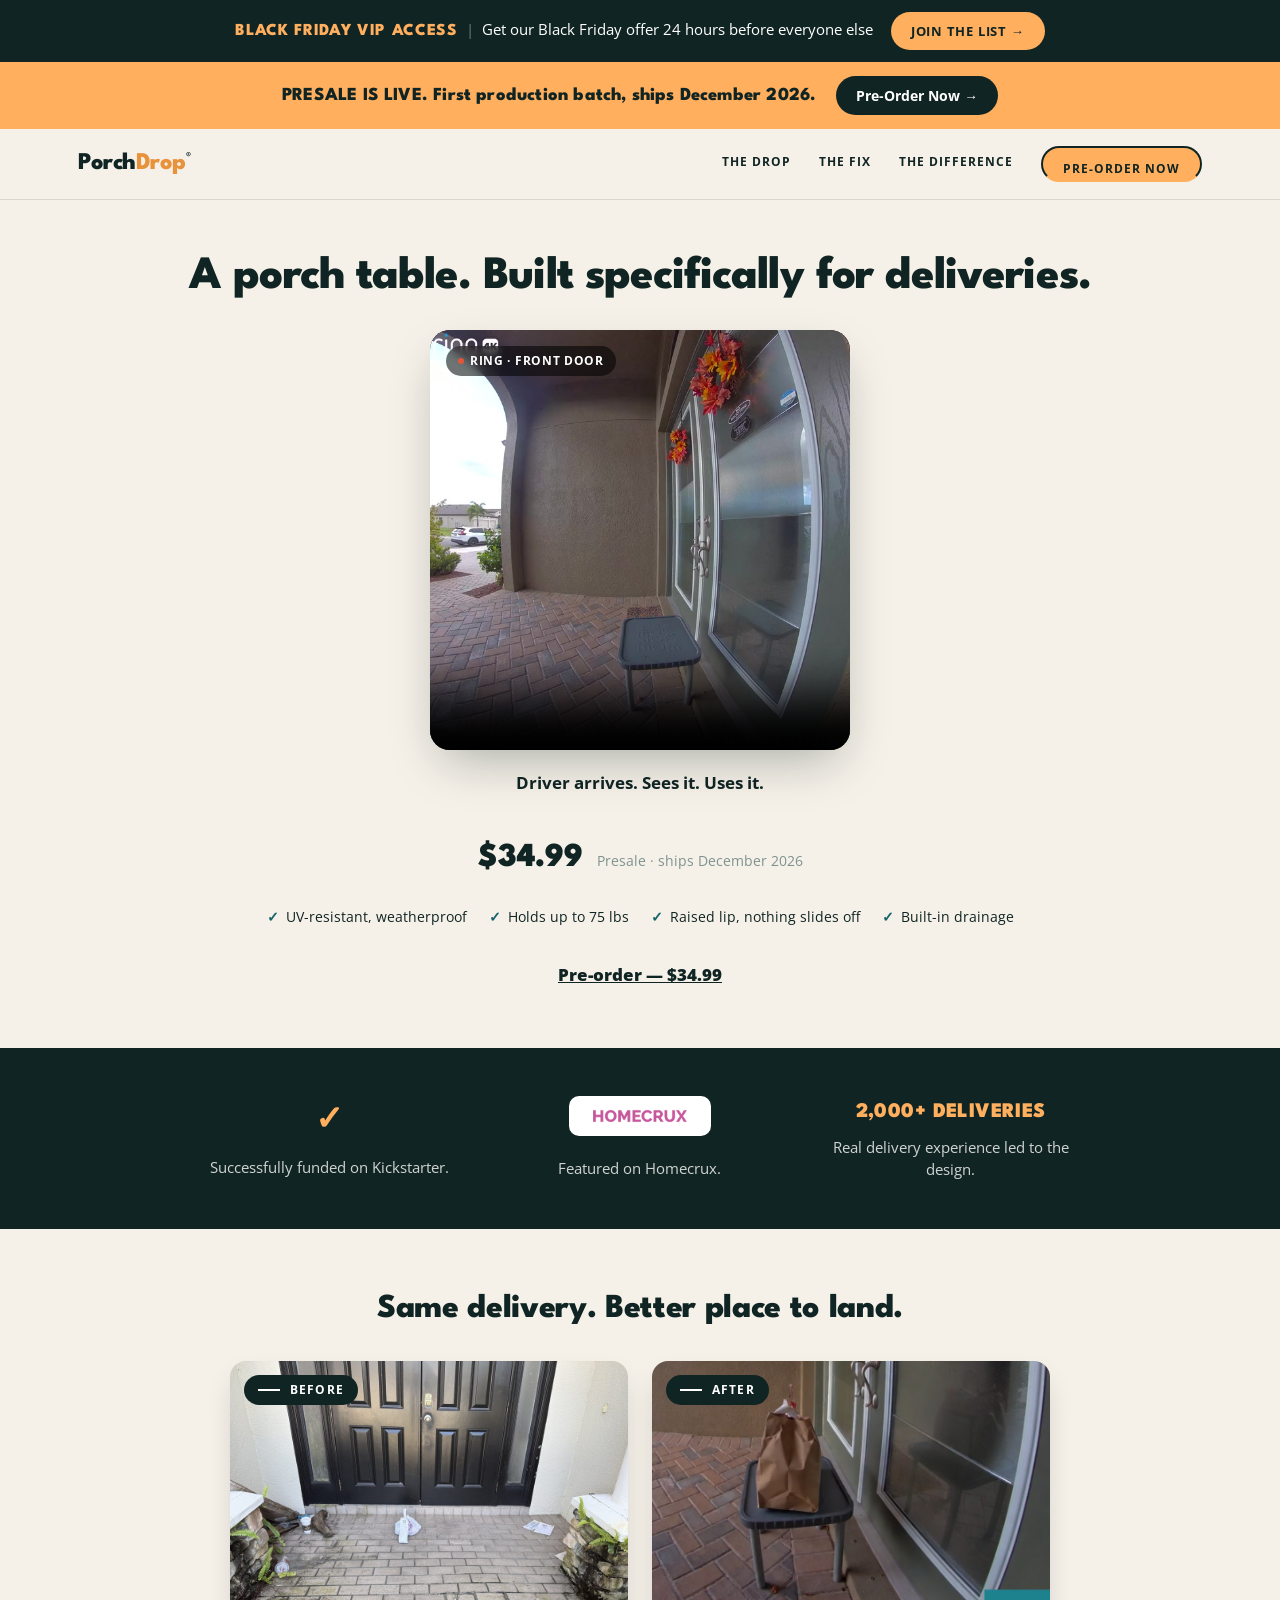
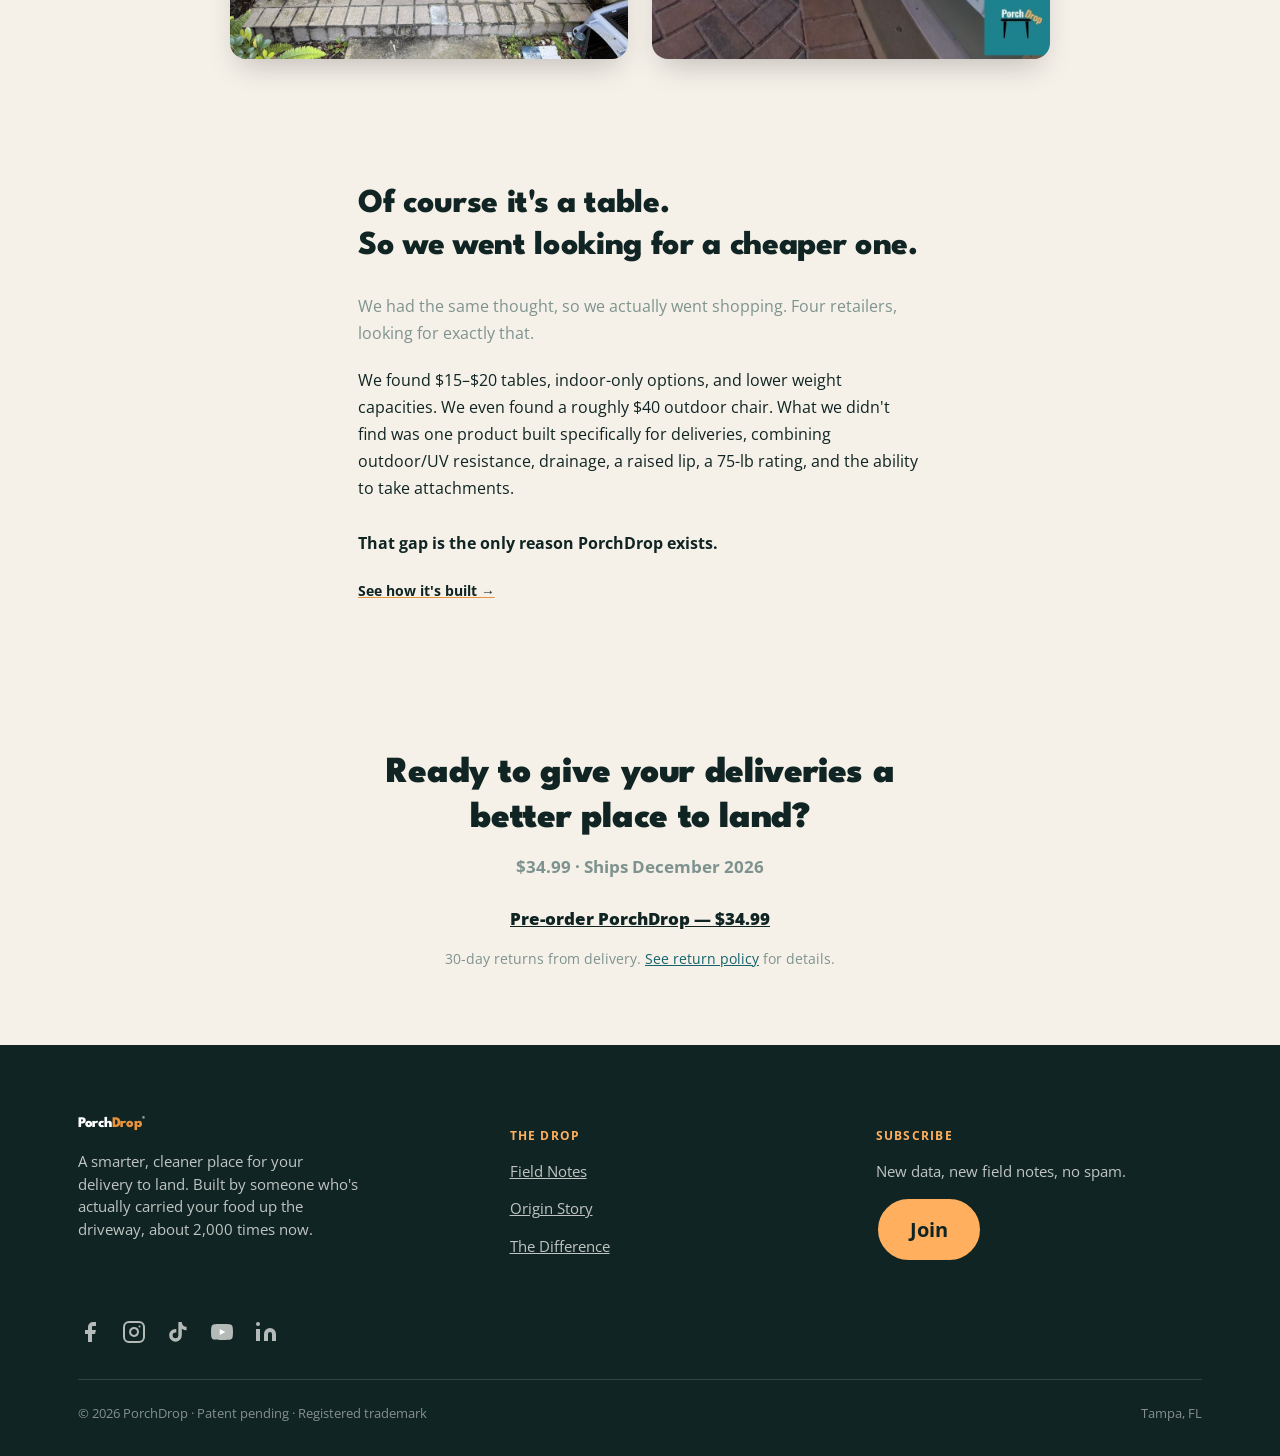
<file: index.html>
<!DOCTYPE html>
<html lang="en">
<head>
<meta charset="UTF-8">
<meta name="viewport" content="width=device-width, initial-scale=1.0">
<!-- Google tag (gtag.js) -->
<script async src="https://www.googletagmanager.com/gtag/js?id=G-DHN7HHW81Y"></script>
<script>
  window.dataLayer = window.dataLayer || [];
  function gtag(){dataLayer.push(arguments);}
  gtag('js', new Date());
  gtag('config', 'G-DHN7HHW81Y');
</script>
<title>PorchDrop: The Porch Delivery Stand, Documented</title>
<meta name="description" content="Built from 2,000+ real DoorDash deliveries. PorchDrop is a UV-resistant, weatherproof delivery stand that keeps food and packages off the ground. Presale now.">
<link rel="canonical" href="https://myporchdrop.com/">
<meta property="og:title" content="PorchDrop: The Porch Delivery Stand, Documented">
<meta property="og:description" content="Built from 2,000+ real DoorDash deliveries. PorchDrop is a UV-resistant, weatherproof delivery stand that keeps food and packages off the ground. Presale now.">
<meta property="og:image" content="https://raw.githubusercontent.com/ru058197/myporchdrop-site/main/images/porchdrop-social-card.jpg">
<meta property="og:type" content="website">
<meta property="og:url" content="https://myporchdrop.com">
<meta name="twitter:card" content="summary_large_image">
<meta name="twitter:title" content="PorchDrop: The Porch Delivery Stand, Documented">
<meta name="twitter:description" content="Built from 2,000+ real DoorDash deliveries. PorchDrop is a UV-resistant, weatherproof delivery stand that keeps food and packages off the ground. Presale now.">
<meta name="twitter:image" content="https://raw.githubusercontent.com/ru058197/myporchdrop-site/main/images/porchdrop-social-card.jpg">
<link rel="preconnect" href="https://fonts.googleapis.com">
<link rel="preconnect" href="https://fonts.gstatic.com" crossorigin>
<link href="https://fonts.googleapis.com/css2?family=League+Spartan:wght@400;500;600;700;800;900&family=Open+Sans:ital,wght@0,400;0,600;0,700;1,400&display=swap" rel="stylesheet">
<style>
  :root{
    --teal:#1D828D;
    --teal-dark:#15636C;
    --orange:#FFAF5E;
    --orange-dark:#E8923C;
    --cream:#F5F0E8;
    --paper:#F3EFE6;
    --ink:#102523;
    --ink-soft:#7E938F;
    --peach:#FBDDC0;
    --rec:#E2553A;
    --line: rgba(25,24,28,0.12);
    --radius: 16px;
  }
  *{box-sizing:border-box;}
  html{scroll-behavior:smooth;}
  @media (prefers-reduced-motion: reduce){ html{scroll-behavior:auto;} *{animation-duration:0.01ms !important; transition-duration:0.01ms !important;} }
  body{
    margin:0;
    background:var(--cream);
    color:var(--ink);
    font-family:'Open Sans',sans-serif;
    font-size:16px;
    line-height:1.55;
    -webkit-font-smoothing:antialiased;
  }
  img{max-width:100%;display:block;}
  a{color:inherit;}
  .wrap{max-width:1180px;margin:0 auto;padding:0 28px;}
  h1,h2,h3{font-family:'League Spartan',sans-serif;font-weight:800;line-height:1.08;margin:0;letter-spacing:-0.02em;}
  .eyebrow{
    font-family:'Open Sans',sans-serif;
    font-size:0.72rem;
    letter-spacing:0.14em;
    text-transform:uppercase;
    color:var(--teal-dark);
    font-weight:700;
    display:inline-flex;
    align-items:center;
    gap:8px;
  }
  .eyebrow::before{content:"●";color:var(--rec);font-size:0.6rem;}

  /* ---------- MASTHEAD ---------- */
  header.masthead{
    position:sticky;top:0;z-index:50;
    background:var(--cream);
    border-bottom:1px solid var(--line);
  }
  .masthead-inner{
    display:flex;align-items:center;justify-content:space-between;
    padding:16px 28px;max-width:1180px;margin:0 auto;
  }
  .logo{
    font-family:'League Spartan',sans-serif;font-weight:800;font-size:1.5rem;
    text-decoration:none;letter-spacing:-0.02em;
  }
  .logo span{color:var(--orange-dark);}
  nav.primary{display:flex;align-items:center;gap:28px;}
  nav.primary a{
    font-family:'Open Sans',sans-serif;font-size:0.78rem;text-transform:uppercase;
    letter-spacing:0.08em;text-decoration:none;color:var(--ink);font-weight:700;
    padding-bottom:2px;border-bottom:2px solid transparent;
  }
  nav.primary a:hover{border-bottom-color:var(--orange);}
  .btn{
    display:inline-flex;align-items:center;gap:8px;
    background:var(--orange);color:var(--ink);
    font-family:'Open Sans',sans-serif;font-weight:700;font-size:0.92rem;
    padding:11px 20px;border-radius:999px;text-decoration:none;
    border:2px solid var(--ink);
    transition:transform .15s ease, box-shadow .15s ease;
  }
  .btn:hover{transform:translateY(-2px);box-shadow:3px 4px 0 var(--ink);}
  .btn.ghost{background:transparent;border:2px solid var(--ink);}
  @media (max-width:760px){
    nav.primary{display:none;}
  }
  .hamburger{
    display:none;background:none;border:none;cursor:pointer;padding:8px;
    flex-direction:column;gap:5px;justify-content:center;
  }
  .hamburger span{display:block;width:24px;height:2px;background:var(--ink);border-radius:2px;transition:transform .2s ease, opacity .2s ease;}
  .hamburger[aria-expanded="true"] span:nth-child(1){transform:translateY(7px) rotate(45deg);}
  .hamburger[aria-expanded="true"] span:nth-child(2){opacity:0;}
  .hamburger[aria-expanded="true"] span:nth-child(3){transform:translateY(-7px) rotate(-45deg);}
  @media (max-width:760px){.hamburger{display:flex;}}
  .mobile-menu{
    display:none;flex-direction:column;gap:4px;
    position:absolute;top:100%;left:0;right:0;
    background:var(--cream);border-bottom:1px solid var(--line);
    padding:10px 28px 22px;z-index:60;
    box-shadow:0 14px 24px -12px rgba(25,24,28,0.18);
  }
  .mobile-menu.open{display:flex;}
  .mobile-menu a{
    font-family:'Open Sans',sans-serif;font-size:0.95rem;font-weight:700;
    color:var(--ink);text-decoration:none;padding:12px 4px;
    border-bottom:1px solid var(--line);
  }
  .mobile-menu a:last-child{border-bottom:none;}
  .mobile-menu a.btn{border-bottom:none;text-align:center;margin-top:8px;color:var(--ink)!important;padding:13px 20px;}
  @media (min-width:761px){.mobile-menu{display:none !important;}}

  /* ---------- HERO ---------- */
  .hero{padding:64px 0 80px;}
  .hero-grid{
    display:grid;grid-template-columns:1.1fr 0.9fr;gap:56px;align-items:start;
  }
  .hero .proof-card{margin-top:6px;}
  .hero .proof-card img{aspect-ratio:3/4;object-fit:cover;object-position:bottom;}
  .hero h1{font-size:clamp(2.4rem,4.4vw,3.6rem);margin:18px 0 20px;}
  .hero h1 mark{background:none;color:var(--teal);}
  .hero .dek{font-size:1.15rem;color:var(--ink-soft);max-width:520px;margin-bottom:30px;}
  .hero-ctas{display:flex;gap:18px;align-items:center;flex-wrap:wrap;}
  .text-link{
    font-family:'Open Sans',sans-serif;font-size:0.85rem;text-decoration:underline;
    text-decoration-color:var(--orange-dark);font-weight:700;
  }

  /* ---------- PROOF CARD (signature element) ---------- */
  .proof-card{
    position:relative;border-radius:var(--radius);overflow:hidden;
    background:var(--ink);box-shadow:0 14px 30px -10px rgba(25,24,28,0.35);
  }
  .proof-card::before{
    content:"";position:absolute;top:0;left:0;width:34px;height:34px;
    background:var(--cream);border-radius:0 0 100% 0;z-index:3;
  }
  .proof-card::after{
    content:"";position:absolute;top:7px;left:7px;width:13px;height:13px;
    border-radius:50%;border:2px solid var(--ink);z-index:4;
  }
  .proof-card img{width:100%;height:100%;object-fit:cover;display:block;}
  .proof-card .rec-tag{
    position:absolute;top:10px;right:10px;z-index:4;
    display:flex;align-items:center;gap:5px;
    background:rgba(25,24,28,0.55);color:#fff;
    font-family:'Open Sans',sans-serif;font-size:0.62rem;letter-spacing:0.06em;
    padding:4px 9px 4px 7px;border-radius:999px;
  }
  .rec-tag .dot{width:6px;height:6px;border-radius:50%;background:var(--rec);animation:pulse 1.6s infinite;}
  @keyframes pulse{0%,100%{opacity:1;}50%{opacity:0.35;}}
  .proof-card .stamp{
    position:absolute;left:0;bottom:0;right:0;z-index:4;
    background:linear-gradient(0deg, rgba(25,24,28,0.88), rgba(25,24,28,0));
    color:#fff;padding:26px 16px 12px;
    font-family:'Open Sans',sans-serif;font-size:0.72rem;letter-spacing:0.04em;
  }
  .proof-card .stamp b{display:block;font-size:0.78rem;letter-spacing:0.08em;color:var(--orange);margin-bottom:2px;}
  .proof-card.is-quote{background:var(--ink);padding:0;}
  .proof-card.is-quote .stamp-top{
    position:relative;display:flex;justify-content:space-between;align-items:center;
    padding:10px 18px 0 40px;
  }
  .proof-card.is-quote .stamp-top span{
    font-family:'Open Sans',sans-serif;font-size:0.7rem;letter-spacing:0.08em;
    color:var(--orange);text-transform:uppercase;
  }
  .proof-card.is-quote blockquote{
    margin:14px 18px 20px;color:#fff;font-family:'Open Sans',sans-serif;
    font-size:1.02rem;line-height:1.6;
  }
  .proof-card.is-quote footer{
    margin:0 18px 18px;font-family:'Open Sans',sans-serif;font-size:0.85rem;color:rgba(255,255,255,0.6);
  }
  .proof-card.is-stat{background:var(--paper);}
  .proof-card.is-stat .stamp-top{padding:10px 18px 0 40px;}
  .proof-card.is-stat .stamp-top span{
    font-family:'Open Sans',sans-serif;font-size:0.68rem;letter-spacing:0.08em;color:var(--teal-dark);text-transform:uppercase;font-weight:700;
  }
  .proof-card.is-stat .big{
    font-family:'League Spartan',sans-serif;font-weight:800;font-size:2.6rem;color:var(--ink);
    margin:6px 18px 0;line-height:1;
  }
  .proof-card.is-stat p{margin:10px 18px 18px;font-size:0.92rem;color:var(--ink-soft);}
  .proof-card.is-stat .src{
    margin:0 18px 16px;font-family:'Open Sans',sans-serif;font-size:0.65rem;color:var(--ink-soft);opacity:0.7;
  }

  .burst{
    display:inline-block;position:relative;flex-shrink:0;
    animation:burst-pulse 2.4s ease-in-out infinite;
  }
  .burst svg{display:block;}
  .burst-text{
    position:absolute;inset:0;display:flex;align-items:center;justify-content:center;
    text-align:center;font-family:'League Spartan',sans-serif;font-weight:900;
    font-size:0.8rem;line-height:1.3;letter-spacing:0.03em;text-transform:uppercase;
    color:var(--ink);padding:18px;
  }
  @keyframes burst-pulse{
    0%,100%{transform:scale(1) rotate(-6deg);}
    50%{transform:scale(1.06) rotate(-6deg);}
  }
  .reveal{opacity:0;transform:translateY(18px);transition:opacity .6s ease, transform .6s ease;}
  .reveal.in{opacity:1;transform:translateY(0);}

  /* ---------- SECTIONS ---------- */
  section{padding:78px 0;}
  section.dark{background:var(--ink);color:var(--cream);}
  section.dark h1,section.dark h2,section.dark h3{color:#FFFFFF;}
  .section-head{max-width:680px;margin-bottom:42px;}
  .section-head h2{font-size:clamp(1.8rem,3vw,2.5rem);margin-top:14px;}
  .section-head p{color:var(--ink-soft);font-size:1.05rem;margin-top:14px;}
  section.dark .section-head p{color:rgba(255,255,255,0.85);}
  section.dark .eyebrow{color:var(--orange);}
  section.dark .eyebrow::before{color:var(--orange);}

  .grid-3{display:grid;grid-template-columns:repeat(3,1fr);gap:24px;}
  .grid-2{display:grid;grid-template-columns:repeat(2,1fr);gap:24px;}
  @media (max-width:860px){
    .hero-grid{grid-template-columns:1fr;}
    .grid-3{grid-template-columns:1fr;}
    .grid-2{grid-template-columns:1fr;}
  }

  .photo-card{border-radius:var(--radius);overflow:hidden;position:relative;background:var(--ink);box-shadow:0 14px 30px -10px rgba(25,24,28,0.3);}
  .photo-card img{aspect-ratio:4/5;object-fit:cover;width:100%;}
  .case-tag{
    position:absolute;top:10px;left:10px;z-index:4;
    background:rgba(25,24,28,0.6);color:#fff;
    font-size:0.62rem;letter-spacing:0.06em;font-weight:700;
    padding:4px 9px;border-radius:999px;text-transform:uppercase;
  }
  .ba-label{
    display:inline-flex;align-items:center;gap:10px;
    font-size:0.78rem;font-weight:800;letter-spacing:0.12em;text-transform:uppercase;
    margin-bottom:18px;
  }
  .ba-label.before{color:var(--rec);}
  .ba-label.after{color:var(--teal-dark);}
  .ba-label::before{content:"";width:22px;height:2px;background:currentColor;}
  .ba-block{margin-bottom:56px;}
  .ba-block:last-child{margin-bottom:0;}
  .photo-card .cap{
    padding:14px 16px;background:var(--cream);
    font-family:'Open Sans',sans-serif;font-size:0.82rem;color:var(--ink);
  }

  /* ---------- ORIGIN TEASER ---------- */
  .origin{
    background:var(--teal);color:#fff;border-radius:24px;padding:50px;
    display:grid;grid-template-columns:auto 1fr;gap:36px;align-items:center;
  }
  .origin .date-badge{
    font-family:'Open Sans',sans-serif;background:var(--ink);color:var(--orange);
    padding:14px 18px;border-radius:12px;font-size:0.85rem;text-align:center;white-space:nowrap;
  }
  .origin h3{color:#fff;font-size:1.7rem;margin-bottom:14px;}
  .origin p{color:rgba(255,255,255,0.88);font-size:1.05rem;max-width:560px;}
  .origin a{color:var(--orange);font-family:'Open Sans',sans-serif;font-weight:700;text-decoration:underline;font-size:0.9rem;}
  @media (max-width:700px){.origin{grid-template-columns:1fr;padding:32px;}}

  /* ---------- SPEC SHEET ---------- */
  .spec-wrap{display:grid;grid-template-columns:0.9fr 1.1fr;gap:48px;align-items:center;}
  @media (max-width:860px){.spec-wrap{grid-template-columns:1fr;}}
  .spec-table{font-family:'Open Sans',sans-serif;font-size:0.92rem;border-top:1px solid var(--line);}
  .spec-row{display:flex;justify-content:space-between;padding:14px 0;border-bottom:1px solid var(--line);gap:20px;}
  .spec-row .k{color:var(--ink-soft);letter-spacing:0.05em;}
  .spec-row .v{font-weight:700;text-align:right;}
  .price-tag{
    display:flex;align-items:baseline;gap:10px;margin:26px 0 18px;
  }
  .price-tag .amt{font-family:'League Spartan',sans-serif;font-weight:800;font-size:2.6rem;}
  .price-tag .unit{color:var(--ink-soft);font-family:'Open Sans',sans-serif;font-size:0.85rem;}

  /* ---------- FAQ ---------- */
  .faq-item{
    border:1px solid rgba(251,250,248,0.12);border-radius:14px;
    padding:6px 22px;margin-bottom:14px;background:rgba(251,250,248,0.03);
    transition:background .2s ease, border-color .2s ease;
  }
  .faq-item:hover{background:rgba(251,250,248,0.06);border-color:rgba(251,250,248,0.22);}
  .faq-item summary{
    font-family:'Open Sans',sans-serif;font-weight:700;font-size:1.05rem;cursor:pointer;
    list-style:none;display:flex;justify-content:space-between;align-items:center;
    padding:18px 0;color:#fff;gap:20px;
  }
  .faq-item summary::-webkit-details-marker{display:none;}
  .faq-item summary .icon{
    flex-shrink:0;width:26px;height:26px;border-radius:50%;
    border:1.5px solid var(--orange);color:var(--orange);
    display:flex;align-items:center;justify-content:center;
    font-size:1.1rem;line-height:1;transition:transform .25s ease;
  }
  .faq-item summary .icon::after{content:"+";}
  .faq-item[open] summary .icon{transform:rotate(45deg);}
  .faq-item p{color:rgba(255,255,255,0.88);margin:0 0 20px;max-width:680px;line-height:1.6;}

  /* ---------- FOOTER ---------- */
  footer.site-footer{background:var(--ink);color:var(--cream);padding:64px 0 32px;}
  .footer-grid{display:grid;grid-template-columns:1.2fr 1fr 1fr;gap:40px;margin-bottom:48px;}
  @media (max-width:760px){.footer-grid{grid-template-columns:1fr;}}
  .footer-grid h4{font-family:'Open Sans',sans-serif;font-size:0.78rem;letter-spacing:0.1em;text-transform:uppercase;color:var(--orange);margin-bottom:14px;}
  .footer-grid p,.footer-grid a{color:rgba(251,250,248,0.75);font-size:0.92rem;}
  .subscribe-row{display:flex;gap:10px;margin-top:14px;flex-wrap:wrap;}
  .subscribe-row input{
    flex:1;min-width:180px;padding:12px 14px;border-radius:999px;border:1px solid rgba(251,250,248,0.25);
    background:transparent;color:#fff;font-family:'Open Sans',sans-serif;
  }
  .subscribe-row input::placeholder{color:rgba(251,250,248,0.45);}
  .fine-print{border-top:1px solid rgba(251,250,248,0.15);padding-top:24px;font-size:0.8rem;color:rgba(251,250,248,0.5);display:flex;justify-content:space-between;flex-wrap:wrap;gap:10px;}

  /* ---------- TODAY'S OBSERVATION ---------- */
  .observation-card{
    max-width:640px;margin:0 auto;background:var(--ink);border-radius:var(--radius);
    padding:30px 32px 26px;position:relative;overflow:hidden;
    box-shadow:0 14px 30px -10px rgba(25,24,28,0.35);
  }
  .observation-card .obs-top{
    display:flex;justify-content:space-between;align-items:center;margin-bottom:18px;
  }
  .observation-card .obs-top span{
    font-family:'Open Sans',sans-serif;font-size:0.7rem;letter-spacing:0.1em;
    color:var(--orange);text-transform:uppercase;font-weight:700;
  }
  .observation-card .obs-date{color:rgba(251,250,248,0.5)!important;font-weight:500!important;}
  .observation-card p{
    color:#fff;font-family:'Open Sans',sans-serif;font-size:1.15rem;line-height:1.55;margin:0;
  }
  .observation-card .obs-sub{
    margin-top:14px;color:rgba(251,250,248,0.55);font-size:0.88rem;
  }
  .funded-banner{background:var(--orange);padding:14px 0;}
  .funded-banner-inner{display:flex;align-items:center;justify-content:center;gap:20px;flex-wrap:wrap;}
  .funded-banner-text{font-family:'League Spartan',sans-serif;font-weight:800;font-size:1.15rem;color:var(--ink);letter-spacing:0.01em;text-align:center;}
  .funded-banner-link{font-family:'Open Sans',sans-serif;font-weight:700;font-size:0.85rem;color:#fff;background:var(--ink);padding:9px 20px;border-radius:999px;text-decoration:none;white-space:nowrap;transition:transform .15s ease;}
  .funded-banner-link:hover{transform:translateY(-2px);}
  @media (max-width:700px){.funded-banner-text{font-size:0.95rem;}.funded-banner-inner{gap:10px;}}
  .vip-banner{background:var(--ink);padding:12px 0;}
  .vip-banner-inner{display:flex;align-items:center;justify-content:center;gap:18px;flex-wrap:wrap;}
  .vip-banner-text{font-family:'Open Sans',sans-serif;font-size:0.95rem;color:#fff;text-align:center;line-height:1.35;}
  .vip-banner-text strong{font-family:'League Spartan',sans-serif;font-weight:800;font-size:1.05rem;color:var(--orange);letter-spacing:0.04em;}
  .vip-banner-sep{color:rgba(255,255,255,0.4);margin:0 8px;}
  .vip-banner-link{font-family:'Open Sans',sans-serif;font-weight:700;font-size:0.82rem;letter-spacing:0.06em;color:var(--ink);background:var(--orange);padding:9px 20px;border-radius:999px;text-decoration:none;white-space:nowrap;transition:transform .15s ease;}
  .vip-banner-link:hover{transform:translateY(-2px);}
  @media (max-width:700px){.vip-banner-text{font-size:0.86rem;}.vip-banner-text strong{font-size:0.95rem;}.vip-banner-inner{gap:10px;}.vip-banner-sep{display:none;}.vip-banner-text strong{display:block;}}
  .press-feature{background:var(--ink);color:#fff;border-radius:24px;padding:40px 50px;display:flex;align-items:center;justify-content:space-between;gap:32px;flex-wrap:wrap;}
  .press-feature .press-badge{font-family:'Open Sans',sans-serif;background:var(--orange);color:var(--ink);padding:10px 16px;border-radius:999px;font-size:0.72rem;font-weight:700;letter-spacing:0.1em;text-transform:uppercase;white-space:nowrap;display:inline-block;}
  .press-feature p{color:rgba(255,255,255,0.9);font-family:'Open Sans',sans-serif;font-size:1.05rem;max-width:520px;margin:14px 0 0;}
  .press-feature a{color:var(--orange);font-family:'Open Sans',sans-serif;font-weight:700;text-decoration:underline;font-size:0.9rem;margin-top:12px;display:inline-block;}
  @media (max-width:700px){.press-feature{padding:30px;flex-direction:column;align-items:flex-start;}}

  /* ---------- NEW HOMEPAGE FUNNEL (approved redesign) ---------- */
  .hero{padding:52px 0 60px;text-align:center;}
  .hero h1{font-size:clamp(2.2rem,5vw,2.9rem);line-height:1.08;margin:0 0 28px;text-align:center;}

  .hero-video-card{background:#000;border-radius:20px;overflow:hidden;box-shadow:0 20px 50px -14px rgba(16,37,35,0.35);position:relative;max-width:420px;margin:0 auto;}
  .hero-video-card video{width:100%;aspect-ratio:1/1;object-fit:cover;display:block;}
  .rec-tag{position:absolute;top:16px;left:16px;z-index:2;background:rgba(0,0,0,0.55);backdrop-filter:blur(4px);color:#fff;font-family:'Open Sans',sans-serif;font-size:0.72rem;font-weight:700;letter-spacing:0.06em;padding:6px 12px;border-radius:999px;display:flex;align-items:center;gap:6px;}

  .caption{font-family:'Open Sans',sans-serif;font-weight:700;font-size:1.05rem;color:var(--ink);margin:20px 0 36px;}

  .price-row{display:flex;align-items:baseline;justify-content:center;gap:14px;margin-bottom:6px;}
  .price{font-family:'League Spartan',sans-serif;font-weight:900;font-size:2.1rem;color:var(--ink);}
  .price-note{font-family:'Open Sans',sans-serif;font-size:0.85rem;color:var(--ink-soft);}

  .specs{display:flex;flex-wrap:wrap;justify-content:center;gap:10px 22px;margin:22px 0 34px;}
  .spec{font-family:'Open Sans',sans-serif;font-size:0.9rem;color:var(--ink);display:flex;align-items:center;gap:7px;}
  .spec::before{content:"✓";color:var(--teal-dark);font-weight:800;}

  .btn-prominent{padding:17px 34px;font-size:1.05rem;font-weight:800;}

  .trust{background:var(--ink);padding:48px 0;}
  .trust-grid{display:grid;grid-template-columns:repeat(3,1fr);gap:32px;max-width:900px;margin:0 auto;}
  @media (max-width:760px){.trust-grid{grid-template-columns:1fr;gap:36px;}}
  .trust-item{text-align:center;}
  .trust-num{font-family:'League Spartan',sans-serif;font-weight:900;font-size:2.1rem;color:var(--orange);margin-bottom:8px;}
  .trust-mark{font-family:'League Spartan',sans-serif;font-weight:900;font-size:1.3rem;letter-spacing:0.02em;color:var(--orange);margin-bottom:8px;}
  .trust-logo-chip{background:#fff;border-radius:10px;padding:10px 16px;display:inline-block;margin-bottom:14px;}
  .trust-logo{height:20px;width:auto;display:block;}
  .trust-item p{font-family:'Open Sans',sans-serif;font-size:0.92rem;color:rgba(251,250,248,0.82);line-height:1.5;margin:0;max-width:240px;margin-left:auto;margin-right:auto;}

  .search-story{padding:64px 0;}
  .wrap-narrow{max-width:620px;margin:0 auto;padding:0 28px;}
  .search-story h2{font-family:'League Spartan',sans-serif;font-weight:800;font-size:clamp(1.6rem,3.4vw,2.1rem);line-height:1.25;margin:0 0 26px;letter-spacing:-0.01em;}
  .search-story p{font-family:'Open Sans',sans-serif;font-size:1.02rem;line-height:1.65;color:var(--ink);margin:0 0 20px;}
  .search-story .lede{color:var(--ink-soft);}
  .search-story .close{font-weight:700;margin-top:28px;margin-bottom:0;}

  .closing-cta{padding:64px 0 76px;text-align:center;}
  .closing-cta h2{font-family:'League Spartan',sans-serif;font-weight:900;font-size:clamp(1.7rem,3.6vw,2.3rem);line-height:1.2;margin:0 0 14px;letter-spacing:-0.01em;}
  .price-line{font-family:'Open Sans',sans-serif;font-weight:700;font-size:1.05rem;color:var(--ink-soft);margin:0 0 26px;}
  .closing-cta .reassure{font-family:'Open Sans',sans-serif;font-size:0.85rem;color:var(--ink-soft);margin:16px 0 0;}
  .closing-cta .reassure a{color:var(--teal-dark);text-decoration:underline;}

  .before-after{padding:60px 0;}
  .before-after h2{font-family:'League Spartan',sans-serif;font-weight:800;font-size:clamp(1.6rem,3.4vw,2.1rem);line-height:1.2;margin:0 0 32px;text-align:center;letter-spacing:-0.01em;}
  .ba-grid{display:grid;grid-template-columns:1fr 1fr;gap:24px;max-width:820px;margin:0 auto;}
  @media (max-width:700px){.ba-grid{grid-template-columns:1fr;}}
  .ba-item{position:relative;border-radius:var(--radius);overflow:hidden;box-shadow:0 14px 30px -10px rgba(25,24,28,0.25);}
  .ba-item img{width:100%;aspect-ratio:4/3;object-fit:cover;display:block;}
  .ba-label{position:absolute;top:14px;left:14px;z-index:2;background:var(--ink);color:#fff;font-family:'Open Sans',sans-serif;font-size:0.72rem;font-weight:700;letter-spacing:0.1em;text-transform:uppercase;padding:6px 14px;border-radius:999px;}
</style>
<script type="application/ld+json">
{
  "@context": "https://schema.org",
  "@type": "Product",
  "name": "PorchDrop Classic",
  "description": "A UV-resistant, weatherproof porch delivery stand that keeps food and packages off the ground.",
  "image": "https://myporchdrop.com/images/product-closeup.jpg",
  "brand": {
    "@type": "Brand",
    "name": "PorchDrop"
  },
  "offers": {
    "@type": "Offer",
    "url": "https://myporchdrop.myshopify.com/products/porchdrop-classic",
    "priceCurrency": "USD",
    "price": "34.99",
    "availability": "https://schema.org/PreOrder",
    "shippingDetails": {
      "@type": "OfferShippingDetails",
      "shippingRate": {
        "@type": "MonetaryAmount",
        "value": "8.00",
        "currency": "USD"
      },
      "deliveryTime": {
        "@type": "ShippingDeliveryTime",
        "transitTime": {
          "@type": "QuantitativeValue",
          "minValue": 3,
          "maxValue": 5,
          "unitCode": "DAY"
        }
      },
      "shippingDestination": {
        "@type": "DefinedRegion",
        "addressCountry": "US"
      }
    },
    "hasMerchantReturnPolicy": {
      "@type": "MerchantReturnPolicy",
      "returnPolicyCategory": "https://schema.org/MerchantReturnFiniteReturnWindow",
      "merchantReturnDays": 30,
      "returnMethod": "https://schema.org/ReturnByMail",
      "returnFees": "https://schema.org/ReturnShippingFees",
      "applicableCountry": "US"
    }
  }
}
</script>
</head>
<body>

<div class="vip-banner">
  <div class="wrap vip-banner-inner">
    <span class="vip-banner-text"><strong>BLACK FRIDAY VIP ACCESS</strong><span class="vip-banner-sep">|</span>Get our Black Friday offer 24 hours before everyone else</span>
    <a href="http://eepurl.com/s9uVohfD09" target="_blank" rel="noopener" class="vip-banner-link" onclick="if(window.gtag){gtag('event','vip_banner_click');}">JOIN THE LIST →</a>
  </div>
</div>

<div class="funded-banner">
  <div class="wrap funded-banner-inner">
    <span class="funded-banner-text">PRESALE IS LIVE. First production batch, ships December 2026.</span>
    <a href="https://myporchdrop.myshopify.com/products/porchdrop-classic" target="_blank" rel="noopener" class="funded-banner-link">Pre-Order Now →</a>
  </div>
</div>

<header class="masthead">
  <div class="masthead-inner">
    <a href="index.html" class="logo">Porch<span>Drop</span><sup style="font-size:0.5em;font-weight:600;">&reg;</sup></a>
    <nav class="primary">
      <a href="field-notes.html" class="nav-link">The Drop</a>
      <a href="#shop" class="nav-link">The Fix</a>
      <a href="the-difference.html" class="nav-link">The Difference</a>
      <a href="https://myporchdrop.myshopify.com/products/porchdrop-classic" target="_blank" rel="noopener" class="btn">Pre-order now</a>
    </nav>
    <button class="hamburger" id="hamburgerBtn" aria-label="Menu" aria-expanded="false" onclick="toggleMobileMenu()">
      <span></span><span></span><span></span>
    </button>
  </div>
  <div class="mobile-menu" id="mobileMenu">
    <a href="field-notes.html">The Drop</a>
    <a href="#shop">The Fix</a>
    <a href="the-difference.html">The Difference</a>
    <a href="https://myporchdrop.myshopify.com/products/porchdrop-classic" target="_blank" rel="noopener" class="btn">Pre-order now</a>
  </div>
</header>

<section class="hero" id="shop">
  <div class="wrap">
    <h1>A porch table. Built specifically for deliveries.</h1>

    <div class="hero-video-card">
      <span class="rec-tag"><span class="dot"></span>RING · FRONT DOOR</span>
      <video autoplay muted loop controls preload="auto" playsinline poster="images/ring-1-poster.jpg">
        <source src="video/ring-1.mp4" type="video/mp4">
      </video>
    </div>

    <p class="caption">Driver arrives. Sees it. Uses it.</p>

    <div class="price-row">
      <span class="price">$34.99</span>
      <span class="price-note">Presale · ships December 2026</span>
    </div>

    <div class="specs">
      <span class="spec">UV-resistant, weatherproof</span>
      <span class="spec">Holds up to 75 lbs</span>
      <span class="spec">Raised lip, nothing slides off</span>
      <span class="spec">Built-in drainage</span>
    </div>

    <a href="https://myporchdrop.myshopify.com/products/porchdrop-classic" class="btn-prominent">Pre-order — $34.99</a>
  </div>
</section>

<section class="trust">
  <div class="wrap">
    <div class="trust-grid">
      <div class="trust-item">
        <div class="trust-num">✓</div>
        <p>Successfully funded on Kickstarter.</p>
      </div>
      <div class="trust-item">
        <a href="https://www.homecrux.com/porchdrop-protects-food-deliveries-at-your-doorstep/403687/" target="_blank" rel="noopener" style="text-decoration:none;color:inherit;display:block;">
          <div class="trust-logo-chip"><img class="trust-logo" src="images/homecrux-logo.png" alt="Homecrux"></div>
          <p>Featured on Homecrux.</p>
        </a>
      </div>
      <div class="trust-item">
        <div class="trust-mark">2,000+ DELIVERIES</div>
        <p>Real delivery experience led to the design.</p>
      </div>
    </div>
  </div>
</section>

<section class="before-after">
  <div class="wrap">
    <h2>Same delivery. Better place to land.</h2>
    <div class="ba-grid">
      <div class="ba-item">
        <span class="ba-label">Before</span>
        <img src="images/problem-1.jpg" alt="A delivery bag and coffee cup left directly on a brick porch floor by the front door">
      </div>
      <div class="ba-item">
        <span class="ba-label">After</span>
        <img src="images/after-porchdrop.jpg" alt="A delivery bag sitting on the PorchDrop table beside a front door">
      </div>
    </div>
  </div>
</section>

<section class="search-story">
  <div class="wrap-narrow">
    <h2>Of course it's a table.<br>So we went looking for a cheaper one.</h2>

    <p class="lede">We had the same thought, so we actually went shopping. Four retailers, looking for exactly that.</p>

    <p>We found $15–$20 tables, indoor-only options, and lower weight capacities. We even found a roughly $40 outdoor chair. What we didn't find was one product built specifically for deliveries, combining outdoor/UV resistance, drainage, a raised lip, a 75-lb rating, and the ability to take attachments.</p>

    <p class="close">That gap is the only reason PorchDrop exists.</p>
    <p style="margin-top:20px;"><a href="the-difference.html" class="text-link">See how it's built →</a></p>
  </div>
</section>

<section class="closing-cta">
  <div class="wrap-narrow">
    <h2>Ready to give your deliveries a better place to land?</h2>
    <p class="price-line">$34.99 · Ships December 2026</p>
    <a href="https://myporchdrop.myshopify.com/products/porchdrop-classic" class="btn-prominent">Pre-order PorchDrop — $34.99</a>
    <p class="reassure">30-day returns from delivery. <a href="https://myporchdrop.myshopify.com/policies/refund-policy">See return policy</a> for details.</p>
  </div>
</section>

<footer class="site-footer">
  <div class="wrap">
    <div class="footer-grid">
      <div>
        <a href="index.html" class="logo" style="color:#fff;">Porch<span>Drop</span><sup style="font-size:0.5em;font-weight:600;">&reg;</sup></a>
        <p style="margin-top:14px;max-width:280px;">A smarter, cleaner place for your delivery to land. Built by someone who's actually carried your food up the driveway, about 2,000 times now.</p>
      </div>
      <div>
        <h4>The Drop</h4>
        <p><a href="field-notes.html">Field Notes</a></p>
        <p><a href="origin-story.html">Origin Story</a></p>
        <p><a href="the-difference.html">The Difference</a></p>
      </div>
      <div id="subscribe">
        <h4>Subscribe</h4>
        <p>New data, new field notes, no spam.</p>
        <a href="http://eepurl.com/s9uVohfD09" target="_blank" rel="noopener" class="btn" style="border:2px solid var(--ink);color:var(--ink);font-size:1.25rem;padding:15px 32px;">Join</a>
      </div>
    </div>
    <div style="display:flex;gap:20px;align-items:center;margin-bottom:28px;flex-wrap:wrap;">
      <a href="https://www.facebook.com/PorchDropOfficial" target="_blank" rel="noopener" title="Facebook" style="color:rgba(251,250,248,0.7);transition:color .2s;" onmouseover="this.style.color='#FFAF5E'" onmouseout="this.style.color='rgba(251,250,248,0.7)'">
        <svg width="24" height="24" viewBox="0 0 24 24" fill="currentColor"><path d="M18 2h-3a5 5 0 0 0-5 5v3H7v4h3v8h4v-8h3l1-4h-4V7a1 1 0 0 1 1-1h3z"/></svg>
      </a>
      <a href="https://www.instagram.com/myporchdrop/" target="_blank" rel="noopener" title="Instagram" style="color:rgba(251,250,248,0.7);transition:color .2s;" onmouseover="this.style.color='#FFAF5E'" onmouseout="this.style.color='rgba(251,250,248,0.7)'">
        <svg width="24" height="24" viewBox="0 0 24 24" fill="none" stroke="currentColor" stroke-width="2" stroke-linecap="round" stroke-linejoin="round"><rect x="2" y="2" width="20" height="20" rx="5" ry="5"/><path d="M16 11.37A4 4 0 1 1 12.63 8 4 4 0 0 1 16 11.37z"/><line x1="17.5" y1="6.5" x2="17.51" y2="6.5"/></svg>
      </a>
      <a href="https://www.tiktok.com/@myporchdrop" target="_blank" rel="noopener" title="TikTok" style="color:rgba(251,250,248,0.7);transition:color .2s;" onmouseover="this.style.color='#FFAF5E'" onmouseout="this.style.color='rgba(251,250,248,0.7)'">
        <svg width="24" height="24" viewBox="0 0 24 24" fill="currentColor"><path d="M19.59 6.69a4.83 4.83 0 0 1-3.77-4.25V2h-3.45v13.67a2.89 2.89 0 0 1-2.88 2.5 2.89 2.89 0 0 1-2.89-2.89 2.89 2.89 0 0 1 2.89-2.89c.28 0 .54.04.79.1V9.01a6.32 6.32 0 0 0-.79-.05 6.34 6.34 0 0 0-6.34 6.34 6.34 6.34 0 0 0 6.34 6.34 6.34 6.34 0 0 0 6.33-6.34V8.69a8.16 8.16 0 0 0 4.77 1.52V6.75a4.85 4.85 0 0 1-1-.06z"/></svg>
      </a>
      <a href="https://www.youtube.com/@PorchDrop" target="_blank" rel="noopener" title="YouTube" style="color:rgba(251,250,248,0.7);transition:color .2s;" onmouseover="this.style.color='#FFAF5E'" onmouseout="this.style.color='rgba(251,250,248,0.7)'">
        <svg width="24" height="24" viewBox="0 0 24 24" fill="currentColor"><path d="M22.54 6.42a2.78 2.78 0 0 0-1.95-1.96C18.88 4 12 4 12 4s-6.88 0-8.59.46a2.78 2.78 0 0 0-1.95 1.96A29 29 0 0 0 1 12a29 29 0 0 0 .46 5.58A2.78 2.78 0 0 0 3.41 19.6C5.12 20 12 20 12 20s6.88 0 8.59-.46a2.78 2.78 0 0 0 1.95-1.95A29 29 0 0 0 23 12a29 29 0 0 0-.46-5.58z"/><polygon fill="white" points="9.75 15.02 15.5 12 9.75 8.98 9.75 15.02"/></svg>
      </a>
      <a href="https://www.linkedin.com/company/porchdrop/" target="_blank" rel="noopener" title="LinkedIn" style="color:rgba(251,250,248,0.7);transition:color .2s;" onmouseover="this.style.color='#FFAF5E'" onmouseout="this.style.color='rgba(251,250,248,0.7)'">
        <svg width="24" height="24" viewBox="0 0 24 24" fill="currentColor"><path d="M16 8a6 6 0 0 1 6 6v7h-4v-7a2 2 0 0 0-2-2 2 2 0 0 0-2 2v7h-4v-7a6 6 0 0 1 6-6z"/><rect x="2" y="9" width="4" height="12"/><circle cx="4" cy="4" r="2"/></svg>
      </a>
    </div>
    <div class="fine-print">
      <span>© 2026 PorchDrop · Patent pending · Registered trademark</span>
      <span>Tampa, FL</span>
    </div>
  </div>
</footer>

<script>
  const observer = new IntersectionObserver((entries) => {
    entries.forEach(e => { if(e.isIntersecting){ e.target.classList.add('in'); } });
  }, {threshold:0.12});
  document.querySelectorAll('.reveal').forEach(el => observer.observe(el));
</script>

<script>
  function toggleMobileMenu(){
    const menu = document.getElementById('mobileMenu');
    const btn = document.getElementById('hamburgerBtn');
    const isOpen = menu.classList.toggle('open');
    btn.setAttribute('aria-expanded', isOpen ? 'true' : 'false');
  }
</script>

</body>
</html>
</file>
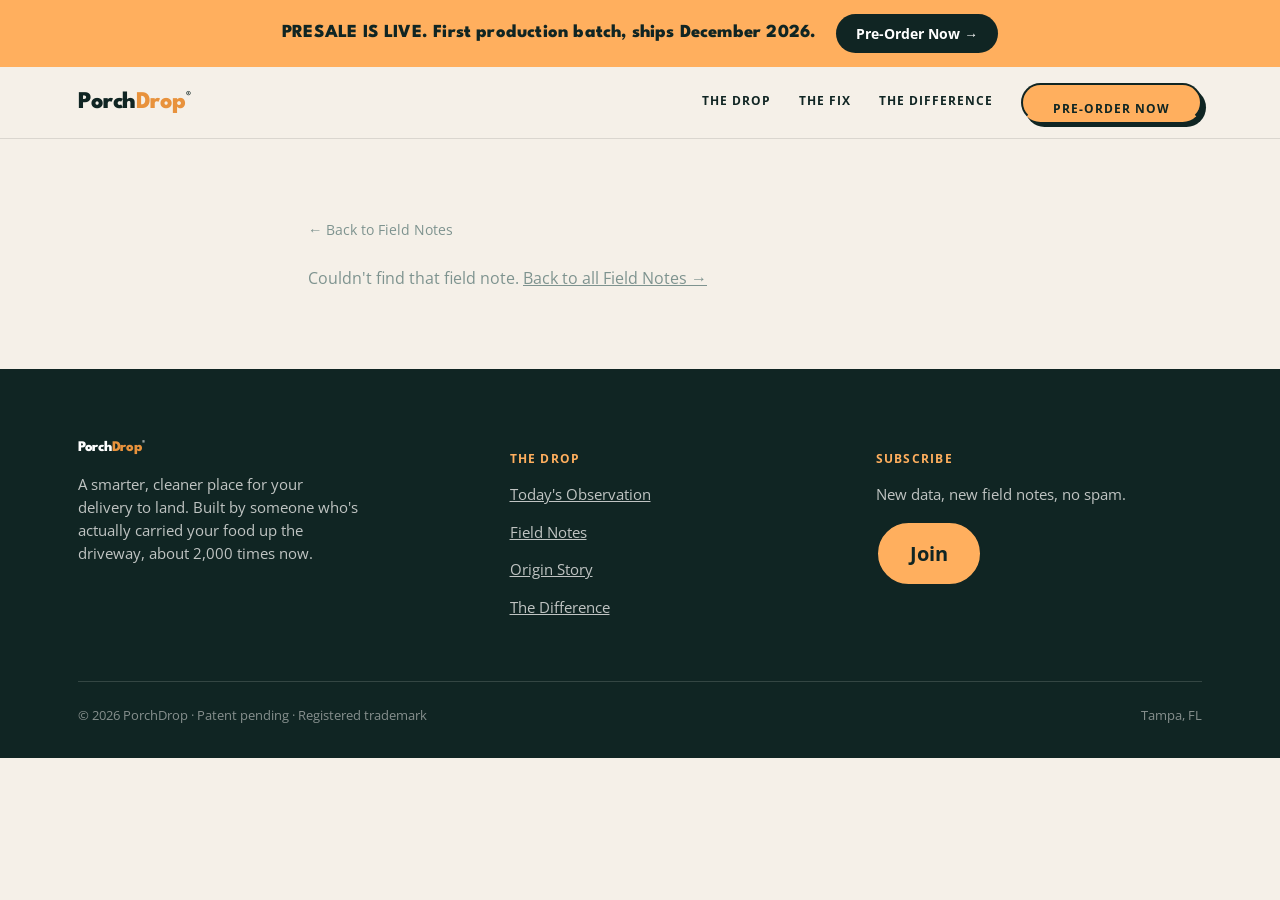
<file: field-notes-post.html>
<!DOCTYPE html>
<html lang="en">
<head>
<meta charset="UTF-8">
<meta name="viewport" content="width=device-width, initial-scale=1.0">
<!-- Google tag (gtag.js) -->
<script async src="https://www.googletagmanager.com/gtag/js?id=G-DHN7HHW81Y"></script>
<script>
  window.dataLayer = window.dataLayer || [];
  function gtag(){dataLayer.push(arguments);}
  gtag('js', new Date());
  gtag('config', 'G-DHN7HHW81Y');
</script>
<title id="fn-title-tag">Field Notes | PorchDrop</title>
<link id="fn-canonical" rel="canonical" href="https://myporchdrop.com/field-notes.html">
<meta id="fn-desc-tag" name="description" content="Field notes from PorchDrop.">
<link rel="preconnect" href="https://fonts.googleapis.com">
<link rel="preconnect" href="https://fonts.gstatic.com" crossorigin>
<link href="https://fonts.googleapis.com/css2?family=League+Spartan:wght@400;500;600;700;800;900&family=Open+Sans:ital,wght@0,400;0,600;0,700;1,400&display=swap" rel="stylesheet">
<link rel="stylesheet" href="styles.css">
<style>
  .fn-article-wrap{max-width:720px;}
  .fn-back{font-family:'Open Sans',sans-serif;font-size:0.9rem;color:var(--ink-soft);text-decoration:none;display:inline-block;margin-bottom:24px;}
  .fn-back:hover{color:var(--ink);}
  .fn-article-date{font-family:'Open Sans',sans-serif;font-size:0.85rem;text-transform:uppercase;letter-spacing:0.06em;color:var(--ink-soft);display:block;margin-bottom:10px;}
  .fn-article-wrap h1{font-family:'League Spartan',sans-serif;font-size:clamp(1.8rem,4vw,2.6rem);font-weight:800;margin:0 0 24px;line-height:1.15;}
  .fn-article-image{width:100%;border-radius:var(--radius);margin-bottom:32px;display:block;}
  .fn-article-body{font-family:'Open Sans',sans-serif;font-size:1.05rem;line-height:1.75;color:var(--ink);}
  .fn-article-body p{margin:0 0 22px;}
  .fn-article-body h2{font-family:'League Spartan',sans-serif;font-weight:700;font-size:1.4rem;margin:36px 0 16px;}
  .fn-article-body img{max-width:100%;border-radius:12px;margin:24px 0;}
  .fn-article-body a{color:var(--teal-dark);}
  .fn-state{font-family:'Open Sans',sans-serif;color:var(--ink-soft);}
  @media (max-width:760px){nav.primary{display:none;}}
  @media (max-width:760px){.hamburger{display:flex;}}
</style>
</head>
<body>

<div class="funded-banner">
  <div class="wrap funded-banner-inner">
    <span class="funded-banner-text">PRESALE IS LIVE. First production batch, ships December 2026.</span>
    <a href="https://myporchdrop.myshopify.com/products/porchdrop-classic" target="_blank" rel="noopener" class="funded-banner-link">Pre-Order Now →</a>
  </div>
</div>

<header class="masthead">
  <div class="masthead-inner">
    <a href="index.html" class="logo">Porch<span>Drop</span><sup style="font-size:0.5em;font-weight:600;">&reg;</sup></a>
    <nav class="primary">
      <a href="field-notes.html" class="nav-link">The Drop</a>
      <a href="index.html#shop" class="nav-link">The Fix</a>
      <a href="the-difference.html" class="nav-link">The Difference</a>
      <a href="https://myporchdrop.myshopify.com/products/porchdrop-classic" target="_blank" rel="noopener" class="btn btn-prominent">Pre-order now</a>
    </nav>
    <button class="hamburger" id="hamburgerBtn" aria-label="Menu" aria-expanded="false" onclick="toggleMobileMenu()">
      <span></span><span></span><span></span>
    </button>
  </div>
  <div class="mobile-menu" id="mobileMenu">
    <a href="field-notes.html">The Drop</a>
    <a href="index.html#shop">The Fix</a>
    <a href="the-difference.html">The Difference</a>
    <a href="https://myporchdrop.myshopify.com/products/porchdrop-classic" target="_blank" rel="noopener" class="btn btn-prominent">Pre-order now</a>
  </div>
</header>

<section>
  <div class="wrap fn-article-wrap">
    <a href="field-notes.html" class="fn-back">← Back to Field Notes</a>

    <div id="fn-loading" class="fn-state">Loading…</div>
    <div id="fn-error" class="fn-state" style="display:none;">Couldn't find that field note. <a href="field-notes.html">Back to all Field Notes →</a></div>

    <article id="fn-article" style="display:none;">
      <span class="fn-article-date" id="fn-date"></span>
      <h1 id="fn-heading"></h1>
      <img id="fn-image" class="fn-article-image" style="display:none;">
      <div class="fn-article-body" id="fn-body"></div>
    </article>
  </div>
</section>

<footer class="site-footer">
  <div class="wrap">
    <div class="footer-grid">
      <div>
        <a href="index.html" class="logo" style="color:#fff;">Porch<span>Drop</span><sup style="font-size:0.5em;font-weight:600;">&reg;</sup></a>
        <p style="margin-top:14px;max-width:280px;">A smarter, cleaner place for your delivery to land. Built by someone who's actually carried your food up the driveway, about 2,000 times now.</p>
      </div>
      <div>
        <h4>The Drop</h4>
        <p><a href="field-notes.html#observation">Today's Observation</a></p>
        <p><a href="field-notes.html">Field Notes</a></p>
        <p><a href="origin-story.html">Origin Story</a></p>
        <p><a href="the-difference.html">The Difference</a></p>
      </div>
      <div>
        <h4>Subscribe</h4>
        <p>New data, new field notes, no spam.</p>
        <a href="http://eepurl.com/s9uVohfD09" target="_blank" rel="noopener" class="btn" style="border:2px solid var(--ink);color:var(--ink);font-size:1.25rem;padding:15px 32px;">Join</a>
      </div>
    </div>
    <div class="fine-print">
      <span>© 2026 PorchDrop · Patent pending · Registered trademark</span>
      <span>Tampa, FL</span>
    </div>
  </div>
</footer>

<script>
(async function() {
  const params = new URLSearchParams(window.location.search);
  const handle = params.get('handle');

  const loadingEl = document.getElementById('fn-loading');
  const errorEl = document.getElementById('fn-error');
  const articleEl = document.getElementById('fn-article');

  if (!handle) {
    loadingEl.style.display = 'none';
    errorEl.style.display = 'block';
    return;
  }

  const endpoint = "https://myporchdrop.myshopify.com/api/2025-04/graphql.json";
  const query = `query GetArticle($handle: String!) {
    blog(handle: "field-notes") {
      articleByHandle(handle: $handle) {
        title
        contentHtml
        publishedAt
        image { url altText }
        seo { title description }
      }
    }
  }`;

  try {
    const res = await fetch(endpoint, {
      method: 'POST',
      headers: { 'Content-Type': 'application/json' },
      body: JSON.stringify({ query, variables: { handle } })
    });
    const data = await res.json();
    const article = data.data && data.data.blog && data.data.blog.articleByHandle;

    if (!article) {
      throw new Error('Article not found');
    }

    document.getElementById('fn-title-tag').textContent = (article.seo && article.seo.title) || article.title + ' | PorchDrop';
    document.getElementById('fn-desc-tag').setAttribute('content', (article.seo && article.seo.description) || '');
    document.getElementById('fn-canonical').setAttribute('href', 'https://myporchdrop.com/field-notes-post.html?handle=' + encodeURIComponent(handle));
    document.getElementById('fn-heading').textContent = article.title;
    document.getElementById('fn-date').textContent = new Date(article.publishedAt).toLocaleDateString('en-US', { month: 'long', day: 'numeric', year: 'numeric' });
    document.getElementById('fn-body').innerHTML = article.contentHtml;

    if (article.image) {
      const imgEl = document.getElementById('fn-image');
      imgEl.src = article.image.url;
      imgEl.alt = article.image.altText || article.title;
      imgEl.style.display = 'block';
    }

    loadingEl.style.display = 'none';
    articleEl.style.display = 'block';
  } catch (err) {
    loadingEl.style.display = 'none';
    errorEl.style.display = 'block';
    console.error('Field Notes article fetch error:', err);
  }
})();
</script>

<script>
  function toggleMobileMenu(){
    const menu = document.getElementById('mobileMenu');
    const btn = document.getElementById('hamburgerBtn');
    const isOpen = menu.classList.toggle('open');
    btn.setAttribute('aria-expanded', isOpen ? 'true' : 'false');
  }
</script>

</body>
</html>
</file>
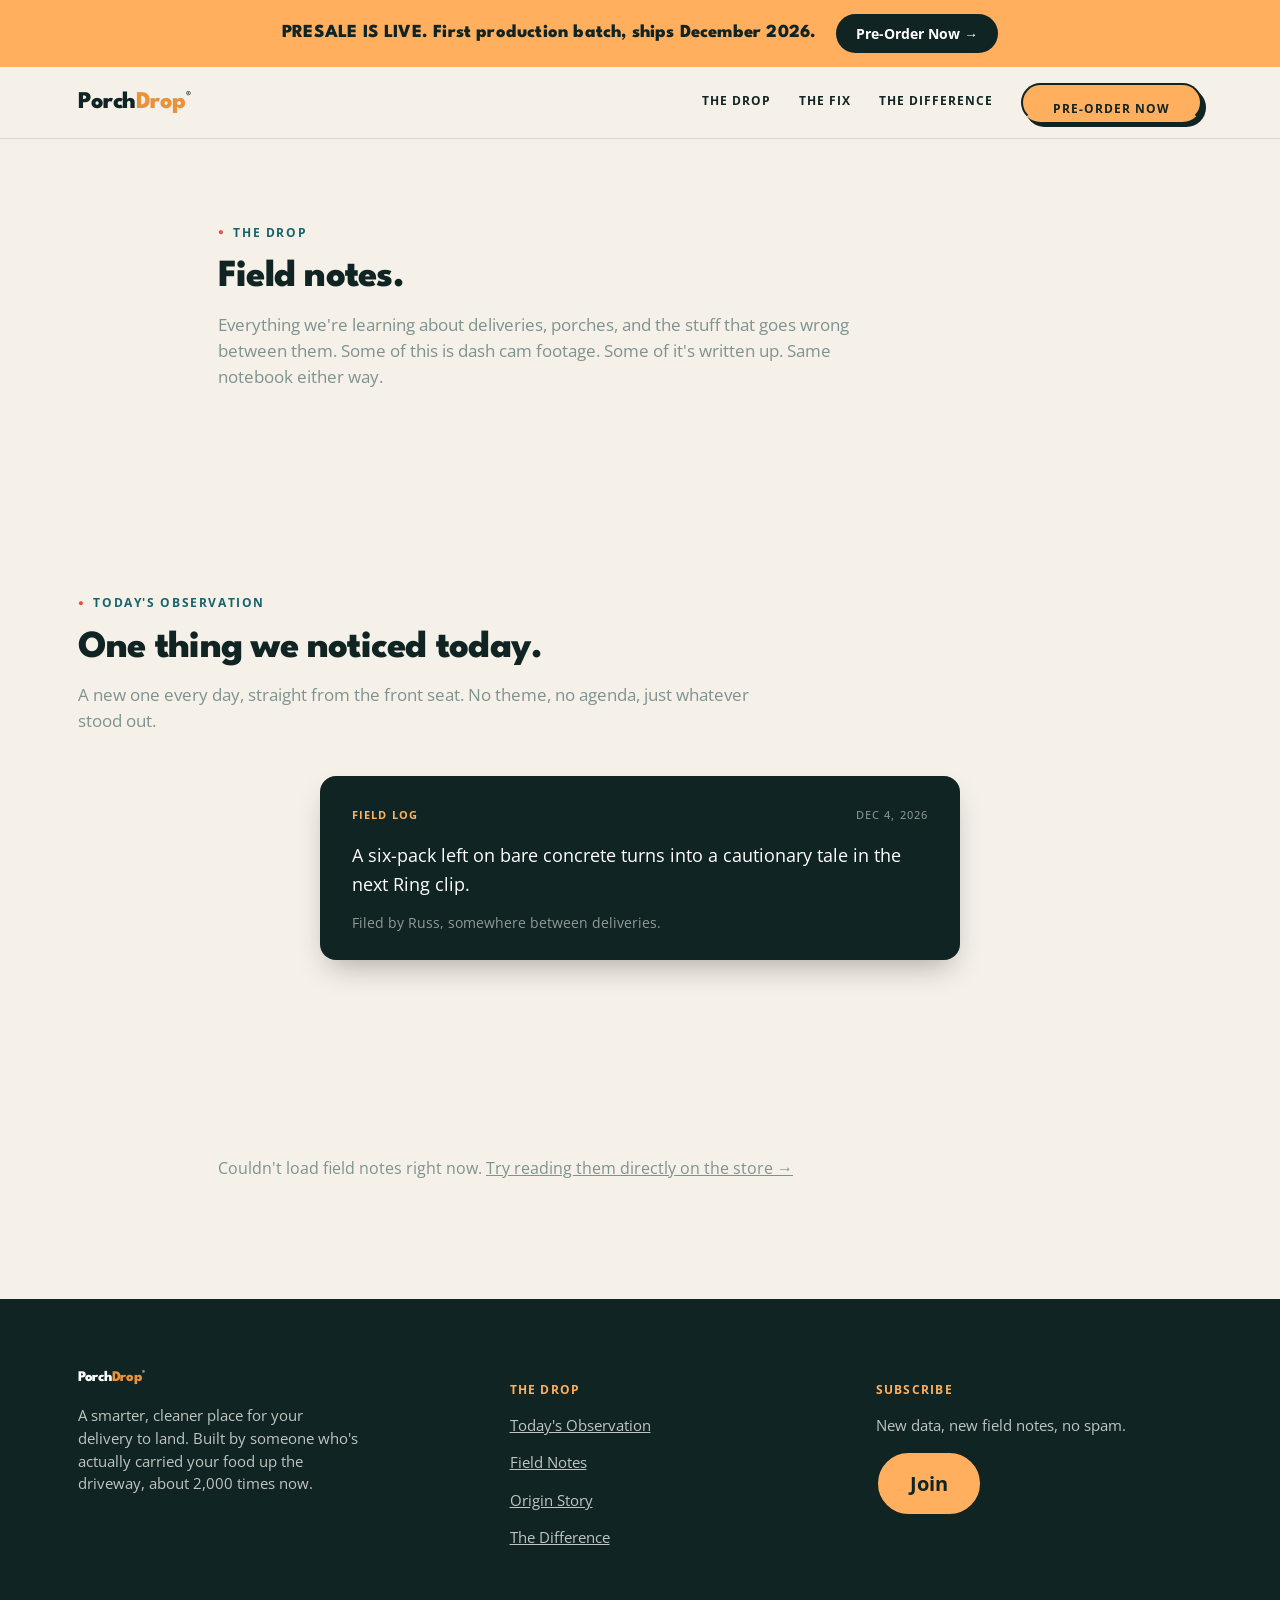
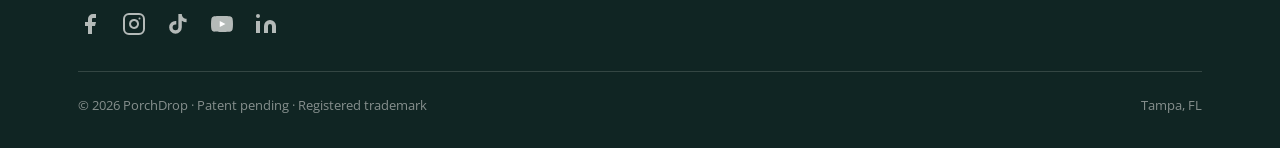
<file: field-notes.html>
<!DOCTYPE html>
<html lang="en">
<head>
<meta charset="UTF-8">
<meta name="viewport" content="width=device-width, initial-scale=1.0">
<!-- Google tag (gtag.js) -->
<script async src="https://www.googletagmanager.com/gtag/js?id=G-DHN7HHW81Y"></script>
<script>
  window.dataLayer = window.dataLayer || [];
  function gtag(){dataLayer.push(arguments);}
  gtag('js', new Date());
  gtag('config', 'G-DHN7HHW81Y');
</script>
<title>Field Notes | PorchDrop</title>
<link rel="canonical" href="https://myporchdrop.com/field-notes.html">
<meta name="description" content="Field notes from the front seat and beyond: everything we're learning about deliveries, porches, and the stuff that goes wrong between them.">
<meta property="og:title" content="Field Notes | PorchDrop">
<meta property="og:description" content="Field notes from the front seat and beyond: everything we're learning about deliveries, porches, and the stuff that goes wrong between them.">
<meta property="og:type" content="website">
<meta property="og:url" content="https://myporchdrop.com/field-notes.html">
<link rel="preconnect" href="https://fonts.googleapis.com">
<link rel="preconnect" href="https://fonts.gstatic.com" crossorigin>
<link href="https://fonts.googleapis.com/css2?family=League+Spartan:wght@400;500;600;700;800;900&family=Open+Sans:ital,wght@0,400;0,600;0,700;1,400&display=swap" rel="stylesheet">
<link rel="stylesheet" href="styles.css">
<style>
  .fn-grid{display:grid;grid-template-columns:repeat(auto-fill,minmax(280px,1fr));gap:28px;margin-top:40px;}
  .fn-card{background:#fff;border-radius:var(--radius);overflow:hidden;box-shadow:0 14px 30px -10px rgba(25,24,28,0.15);text-decoration:none;color:var(--ink);display:block;transition:transform .2s ease;}
  .fn-card:hover{transform:translateY(-4px);}
  .fn-card img{width:100%;aspect-ratio:16/10;object-fit:cover;display:block;background:var(--stone,#7E938F);}
  .fn-card-body{padding:20px 22px 24px;}
  .fn-card-date{font-family:'Open Sans',sans-serif;font-size:0.78rem;text-transform:uppercase;letter-spacing:0.06em;color:var(--ink-soft);margin-bottom:8px;display:block;}
  .fn-card h3{font-family:'League Spartan',sans-serif;font-size:1.25rem;font-weight:700;margin:0 0 10px;line-height:1.25;}
  .fn-card p{font-family:'Open Sans',sans-serif;font-size:0.92rem;color:var(--ink-soft);line-height:1.5;margin:0;}
  .fn-state{font-family:'Open Sans',sans-serif;color:var(--ink-soft);margin-top:40px;}
  @media (max-width:760px){nav.primary{display:none;}}
  @media (max-width:760px){.hamburger{display:flex;}}
  .observation-card{
    max-width:640px;margin:0 auto;background:var(--ink);border-radius:var(--radius);
    padding:30px 32px 26px;position:relative;overflow:hidden;
    box-shadow:0 14px 30px -10px rgba(25,24,28,0.35);
  }
  .observation-card .obs-top{
    display:flex;justify-content:space-between;align-items:center;margin-bottom:18px;
  }
  .observation-card .obs-top span{
    font-family:'Open Sans',sans-serif;font-size:0.7rem;letter-spacing:0.1em;
    color:var(--orange);text-transform:uppercase;font-weight:700;
  }
  .observation-card .obs-date{color:rgba(251,250,248,0.5)!important;font-weight:500!important;}
  .observation-card p{
    color:#fff;font-family:'Open Sans',sans-serif;font-size:1.15rem;line-height:1.55;margin:0;
  }
  .observation-card .obs-sub{
    margin-top:14px;color:rgba(251,250,248,0.55);font-size:0.88rem;
  }
</style>
</head>
<body>

<div class="funded-banner">
  <div class="wrap funded-banner-inner">
    <span class="funded-banner-text">PRESALE IS LIVE. First production batch, ships December 2026.</span>
    <a href="https://myporchdrop.myshopify.com/products/porchdrop-classic" target="_blank" rel="noopener" class="funded-banner-link">Pre-Order Now →</a>
  </div>
</div>

<header class="masthead">
  <div class="masthead-inner">
    <a href="index.html" class="logo">Porch<span>Drop</span><sup style="font-size:0.5em;font-weight:600;">&reg;</sup></a>
    <nav class="primary">
      <a href="field-notes.html" class="nav-link">The Drop</a>
      <a href="index.html#shop" class="nav-link">The Fix</a>
      <a href="the-difference.html" class="nav-link">The Difference</a>
      <a href="https://myporchdrop.myshopify.com/products/porchdrop-classic" target="_blank" rel="noopener" class="btn btn-prominent">Pre-order now</a>
    </nav>
    <button class="hamburger" id="hamburgerBtn" aria-label="Menu" aria-expanded="false" onclick="toggleMobileMenu()">
      <span></span><span></span><span></span>
    </button>
  </div>
  <div class="mobile-menu" id="mobileMenu">
    <a href="field-notes.html">The Drop</a>
    <a href="index.html#shop">The Fix</a>
    <a href="the-difference.html">The Difference</a>
    <a href="https://myporchdrop.myshopify.com/products/porchdrop-classic" target="_blank" rel="noopener" class="btn btn-prominent">Pre-order now</a>
  </div>
</header>

<section>
  <div class="wrap" style="max-width:900px;">
    <div class="section-head reveal in">
      <span class="eyebrow">The drop</span>
      <h2>Field notes.</h2>
      <p>Everything we're learning about deliveries, porches, and the stuff that goes wrong between them. Some of this is dash cam footage. Some of it's written up. Same notebook either way.</p>
    </div>
  </div>
</section>

<section id="observation">
  <div class="wrap">
    <div class="section-head reveal in">
      <span class="eyebrow">Today's observation</span>
      <h2>One thing we noticed today.</h2>
      <p>A new one every day, straight from the front seat. No theme, no agenda, just whatever stood out.</p>
    </div>
    <div class="observation-card reveal in">
      <div class="obs-top">
        <span>Field Log</span>
        <span class="obs-date" id="obs-date">&mdash;</span>
      </div>
      <p id="obs-text">Loading today's observation...</p>
      <div class="obs-sub">Filed by Russ, somewhere between deliveries.</div>
    </div>
  </div>
</section>

<section>
  <div class="wrap" style="max-width:900px;">
    <div id="fn-loading" class="fn-state">Loading field notes…</div>
    <div id="fn-error" class="fn-state" style="display:none;">Couldn't load field notes right now. <a href="https://myporchdrop.myshopify.com/blogs/field-notes" target="_blank" rel="noopener">Try reading them directly on the store →</a></div>
    <div id="fn-grid" class="fn-grid"></div>
  </div>
</section>

<footer class="site-footer">
  <div class="wrap">
    <div class="footer-grid">
      <div>
        <a href="index.html" class="logo" style="color:#fff;">Porch<span>Drop</span><sup style="font-size:0.5em;font-weight:600;">&reg;</sup></a>
        <p style="margin-top:14px;max-width:280px;">A smarter, cleaner place for your delivery to land. Built by someone who's actually carried your food up the driveway, about 2,000 times now.</p>
      </div>
      <div>
        <h4>The Drop</h4>
        <p><a href="field-notes.html#observation">Today's Observation</a></p>
        <p><a href="field-notes.html">Field Notes</a></p>
        <p><a href="origin-story.html">Origin Story</a></p>
        <p><a href="the-difference.html">The Difference</a></p>
      </div>
      <div>
        <h4>Subscribe</h4>
        <p>New data, new field notes, no spam.</p>
        <a href="http://eepurl.com/s9uVohfD09" target="_blank" rel="noopener" class="btn" style="border:2px solid var(--ink);color:var(--ink);font-size:1.25rem;padding:15px 32px;">Join</a>
      </div>
    </div>
    <div style="display:flex;gap:20px;align-items:center;margin-bottom:28px;flex-wrap:wrap;">
      <a href="https://www.facebook.com/PorchDropOfficial" target="_blank" rel="noopener" title="Facebook" style="color:rgba(251,250,248,0.7);transition:color .2s;" onmouseover="this.style.color='#FFAF5E'" onmouseout="this.style.color='rgba(251,250,248,0.7)'">
        <svg width="24" height="24" viewBox="0 0 24 24" fill="currentColor"><path d="M18 2h-3a5 5 0 0 0-5 5v3H7v4h3v8h4v-8h3l1-4h-4V7a1 1 0 0 1 1-1h3z"/></svg>
      </a>
      <a href="https://www.instagram.com/myporchdrop/" target="_blank" rel="noopener" title="Instagram" style="color:rgba(251,250,248,0.7);transition:color .2s;" onmouseover="this.style.color='#FFAF5E'" onmouseout="this.style.color='rgba(251,250,248,0.7)'">
        <svg width="24" height="24" viewBox="0 0 24 24" fill="none" stroke="currentColor" stroke-width="2" stroke-linecap="round" stroke-linejoin="round"><rect x="2" y="2" width="20" height="20" rx="5" ry="5"/><path d="M16 11.37A4 4 0 1 1 12.63 8 4 4 0 0 1 16 11.37z"/><line x1="17.5" y1="6.5" x2="17.51" y2="6.5"/></svg>
      </a>
      <a href="https://www.tiktok.com/@myporchdrop" target="_blank" rel="noopener" title="TikTok" style="color:rgba(251,250,248,0.7);transition:color .2s;" onmouseover="this.style.color='#FFAF5E'" onmouseout="this.style.color='rgba(251,250,248,0.7)'">
        <svg width="24" height="24" viewBox="0 0 24 24" fill="currentColor"><path d="M19.59 6.69a4.83 4.83 0 0 1-3.77-4.25V2h-3.45v13.67a2.89 2.89 0 0 1-2.88 2.5 2.89 2.89 0 0 1-2.89-2.89 2.89 2.89 0 0 1 2.89-2.89c.28 0 .54.04.79.1V9.01a6.32 6.32 0 0 0-.79-.05 6.34 6.34 0 0 0-6.34 6.34 6.34 6.34 0 0 0 6.34 6.34 6.34 6.34 0 0 0 6.33-6.34V8.69a8.16 8.16 0 0 0 4.77 1.52V6.75a4.85 4.85 0 0 1-1-.06z"/></svg>
      </a>
      <a href="https://www.youtube.com/@PorchDrop" target="_blank" rel="noopener" title="YouTube" style="color:rgba(251,250,248,0.7);transition:color .2s;" onmouseover="this.style.color='#FFAF5E'" onmouseout="this.style.color='rgba(251,250,248,0.7)'">
        <svg width="24" height="24" viewBox="0 0 24 24" fill="currentColor"><path d="M22.54 6.42a2.78 2.78 0 0 0-1.95-1.96C18.88 4 12 4 12 4s-6.88 0-8.59.46a2.78 2.78 0 0 0-1.95 1.96A29 29 0 0 0 1 12a29 29 0 0 0 .46 5.58A2.78 2.78 0 0 0 3.41 19.6C5.12 20 12 20 12 20s6.88 0 8.59-.46a2.78 2.78 0 0 0 1.95-1.95A29 29 0 0 0 23 12a29 29 0 0 0-.46-5.58z"/><polygon fill="white" points="9.75 15.02 15.5 12 9.75 8.98 9.75 15.02"/></svg>
      </a>
      <a href="https://www.linkedin.com/company/porchdrop/" target="_blank" rel="noopener" title="LinkedIn" style="color:rgba(251,250,248,0.7);transition:color .2s;" onmouseover="this.style.color='#FFAF5E'" onmouseout="this.style.color='rgba(251,250,248,0.7)'">
        <svg width="24" height="24" viewBox="0 0 24 24" fill="currentColor"><path d="M16 8a6 6 0 0 1 6 6v7h-4v-7a2 2 0 0 0-2-2 2 2 0 0 0-2 2v7h-4v-7a6 6 0 0 1 6-6z"/><rect x="2" y="9" width="4" height="12"/><circle cx="4" cy="4" r="2"/></svg>
      </a>
    </div>
    <div class="fine-print">
      <span>© 2026 PorchDrop · Patent pending · Registered trademark</span>
      <span>Tampa, FL</span>
    </div>
  </div>
</footer>

<script>
(async function() {
  const endpoint = "https://myporchdrop.myshopify.com/api/2025-04/graphql.json";
  const query = `{
    blog(handle: "field-notes") {
      title
      articles(first: 20, sortKey: PUBLISHED_AT, reverse: true) {
        edges {
          node {
            title
            handle
            excerpt(truncateAt: 160)
            publishedAt
            image { url altText }
          }
        }
      }
    }
  }`;

  const loadingEl = document.getElementById('fn-loading');
  const errorEl = document.getElementById('fn-error');
  const gridEl = document.getElementById('fn-grid');

  try {
    const res = await fetch(endpoint, {
      method: 'POST',
      headers: { 'Content-Type': 'application/json' },
      body: JSON.stringify({ query })
    });
    const data = await res.json();

    if (data.errors || !data.data || !data.data.blog) {
      throw new Error('No blog data returned');
    }

    const articles = data.data.blog.articles.edges;
    loadingEl.style.display = 'none';

    if (articles.length === 0) {
      gridEl.innerHTML = '<p class="fn-state">No field notes posted yet. Check back soon.</p>';
      return;
    }

    articles.forEach(({ node }) => {
      const date = new Date(node.publishedAt).toLocaleDateString('en-US', { month: 'short', day: 'numeric', year: 'numeric' });
      const imgUrl = node.image ? node.image.url : 'images/product-closeup.jpg';
      const imgAlt = node.image ? node.image.altText || node.title : node.title;

      const card = document.createElement('a');
      card.href = `field-notes-post.html?handle=${encodeURIComponent(node.handle)}`;
      card.className = 'fn-card';
      card.innerHTML = `
        <img src="${imgUrl}" alt="${imgAlt.replace(/"/g, '&quot;')}" loading="lazy">
        <div class="fn-card-body">
          <span class="fn-card-date">${date}</span>
          <h3>${node.title}</h3>
          <p>${node.excerpt || ''}</p>
        </div>
      `;
      gridEl.appendChild(card);
    });
  } catch (err) {
    loadingEl.style.display = 'none';
    errorEl.style.display = 'block';
    console.error('Field Notes fetch error:', err);
  }
})();
</script>

<script>
  // Today's Observation — rotates daily based on the date, no backend needed.
  // To add more, just add a new string to this array. The more you add, the longer before it repeats.
  const observations = [
    "Coffee cups get placed farther from the door than food. Probably because nobody wants to spill them. Funny how we protect the drink more than the meal.",
    "Most porches have at least one welcome mat and zero actual places to put something down.",
    "Drivers spend more time deciding where to leave your order than you spent deciding what to order.",
    "A package leaning against the door is doing its best impression of a doorstop.",
    "Nobody has ever said \"just leave it on the ground\" out loud. And yet, here we are.",
    "The average porch has more decorative pumpkins than actual flat surfaces.",
    "If a raccoon can reach it, so can your neighbor's dog.",
    "Every doorbell camera has caught a delivery bag getting mistaken for a doormat at least once.",
    "Drivers ring twice: once to deliver, once to confirm gravity still works.",
    "Somewhere right now, a salad is sweating on a brick step.",
    "A screen door is not a shelf. It just plays one on camera.",
    "The welcome mat says \"Welcome.\" The delivery bag says \"I'll believe it when I see somewhere to put this.\"",
    "Ring footage is basically a nature documentary about porches, if the wildlife were paper bags.",
    "Half of all deliveries end up balanced on a windowsill like a house plant that didn't ask for this.",
    "Nobody plans for where the food goes. The food just goes.",
    "A porch light left on is a nice gesture. It does not, however, hold a pizza.",
    "The mailbox was never built for a rotisserie chicken, and yet.",
    "Every driver has a mental ranking of \"good porches\" and \"concrete.\"",
    "Rain doesn't check the delivery app before it starts.",
    "A bag left on a step becomes a small experiment in structural engineering by hour two.",
    "The dog always finds it first. The dog is not on the invoice.",
    "Some porches have a rocking chair, a side table, and still somehow no flat surface for a delivery.",
    "Ants do not care about your five-star rating.",
    "A takeout order left in direct sun for twenty minutes is just a science project now.",
    "Nobody designs their entryway thinking about the ten seconds a stranger spends there daily.",
    "A porch swing looks great in photos and holds exactly zero grocery bags.",
    "Drivers notice the little details: a mat, a light, a spot that isn't the ground. Homeowners rarely do.",
    "The bag doesn't know it's expensive. It just knows it's on the ground now.",
    "A flowerpot makes a lovely home for aphids and, apparently, your dinner.",
    "There's a very specific kind of dread in seeing a soup container tilted sideways on a step.",
    "Every porch has a \"spot.\" Most of the time, that spot is just wherever gravity decided.",
    "A door mat that says \"Go Away\" still gets a delivery bag placed directly on top of it daily.",
    "Some houses have stairs so narrow the only option is the ground. Every time.",
    "A cardboard box left in dew overnight turns back into pulp by morning.",
    "The porch light attracts moths. The porch floor attracts everything else.",
    "Somewhere, a bag of ice is melting directly onto a welcome mat right now.",
    "A driver's job ends the second the app says delivered. Gravity's job just started.",
    "Every neighborhood has one house where the driver visibly sighs before getting out of the car.",
    "The mail carrier figured out the mailbox decades ago. Food delivery never got the memo.",
    "A garden gnome has never once volunteered to hold your order, but it ends up next to it anyway.",
    "A rice bowl order left on next to the mailbox starts sliding the moment the porch isn't perfectly level.",
    "A sushi order left on the top step waits patiently, the way only cardboard can.",
    "An Amazon box left on a rocking chair becomes today's unplanned centerpiece.",
    "A sushi order left on a patch of gravel becomes a snack for whatever's living in the bushes.",
    "A rotisserie chicken left on the top step gets left there long enough to become part of the decor.",
    "A pastry box left on the top step ends up warmer, colder, or wetter than it started.",
    "A grocery bag left on the edge of a planter gets left there long enough to become part of the decor.",
    "A sushi order left on a folded lawn chair tips over the second the wind picks up.",
    "A stack of pho containers left on a folded lawn chair gets mistaken for trash by 8 a.m.",
    "A bag of tamales left on a windowsill ends up warmer, colder, or wetter than it started.",
    "A rotisserie chicken left on the edge of a planter sits there until someone trips on it.",
    "A bag of donuts left on a crack in the pavement sits there until someone trips on it.",
    "A pack of paper towels left on a flower bed becomes today's unplanned centerpiece.",
    "A hot coffee order left on the edge of a planter gets rained on within the hour.",
    "An Amazon box left on a folded lawn chair becomes today's unplanned centerpiece.",
    "A bag of dog food left on a rocking chair tips over the second the wind picks up.",
    "A smoothie left on a folded lawn chair gets mistaken for trash by 8 a.m.",
    "A prescription bag left on the bottom stair waits patiently, the way only cardboard can.",
    "A case of soda left on the threshold turns into a cautionary tale in the next Ring clip.",
    "A sub sandwich order left on a rocking chair just kind of exists there, unclaimed, for a while.",
    "A bag of burgers left on a porch swing ends up warmer, colder, or wetter than it started.",
    "A grocery bag left on a folded lawn chair just kind of exists there, unclaimed, for a while.",
    "A crate of eggs left on the bottom stair looks like evidence at a very low-stakes crime scene.",
    "A bag of Thai food left on a stack of newspapers quietly becomes someone else's problem by noon.",
    "A smoothie left on a flower bed gets nudged an inch closer to the edge with every gust.",
    "A pastry box left on a porch swing looks like evidence at a very low-stakes crime scene.",
    "A birthday cake left on the bottom stair gets left there long enough to become part of the decor.",
    "A rotisserie chicken left on the top step waits patiently, the way only cardboard can.",
    "A rice bowl order left on the threshold becomes the neighborhood dog's new favorite discovery.",
    "A case of protein shakes left on a folded lawn chair turns into a cautionary tale in the next Ring clip.",
    "A smoothie left on the top step gets photographed for a very different reason than intended.",
    "A bag of wings left on the top step gets mistaken for trash by 8 a.m.",
    "A hot coffee order left on a folded lawn chair turns into a cautionary tale in the next Ring clip.",
    "A bag of donuts left on bare concrete becomes the neighborhood dog's new favorite discovery.",
    "A bag of tacos left on the porch light's shadow becomes the neighborhood dog's new favorite discovery.",
    "A bag of ice left on the base of a column tips over the second the wind picks up.",
    "A case of protein shakes left on a windowsill becomes a snack for whatever's living in the bushes.",
    "A bag of donuts left on next to the mailbox ends up warmer, colder, or wetter than it started.",
    "A bag of tamales left on bare concrete draws a curious squirrel within the minute.",
    "A grocery bag left on a porch swing turns into a cautionary tale in the next Ring clip.",
    "A bag of tamales left on the edge of a planter gets photographed for a very different reason than intended.",
    "A bouquet left on a crack in the pavement waits patiently, the way only cardboard can.",
    "A wine delivery left on a crack in the pavement becomes the neighborhood dog's new favorite discovery.",
    "A bag of bagels left on next to a garden gnome sits there until someone trips on it.",
    "A grocery bag left on a porch swing sits there until someone trips on it.",
    "A stack of pho containers left on next to a garden gnome melts before anyone notices.",
    "A case of protein shakes left on a folded lawn chair gets rained on within the hour.",
    "A crate of produce left on a stack of newspapers melts before anyone notices.",
    "A birthday cake left on a crack in the pavement waits patiently, the way only cardboard can.",
    "A fruit box left on the base of a column becomes today's unplanned centerpiece.",
    "A rice bowl order left on next to the mailbox gets nudged an inch closer to the edge with every gust.",
    "A sushi order left on the porch light's shadow waits patiently, the way only cardboard can.",
    "A bag of tamales left on bare concrete starts sliding the moment the porch isn't perfectly level.",
    "A bag of tamales left on a flower bed draws a curious squirrel within the minute.",
    "A bag of tamales left on a windowsill becomes a snack for whatever's living in the bushes.",
    "A smoothie left on the doormat turns into a cautionary tale in the next Ring clip.",
    "A bag of ice left on a flower bed looks like evidence at a very low-stakes crime scene.",
    "A sushi order left on a flower bed melts before anyone notices.",
    "A birthday cake left on the edge of a planter tips over the second the wind picks up.",
    "A fruit box left on the base of a column melts before anyone notices.",
    "A smoothie left on the doormat quietly becomes someone else's problem by noon.",
    "A bag of bagels left on next to the mailbox gets photographed for a very different reason than intended.",
    "A package of steaks left on the base of a column becomes the neighborhood dog's new favorite discovery.",
    "A bag of wings left on a flower bed tips over the second the wind picks up.",
    "A case of protein shakes left on the porch light's shadow draws a curious squirrel within the minute.",
    "A bag of wings left on a stack of newspapers attracts every ant within twenty feet.",
    "A birthday cake left on a flower bed looks like evidence at a very low-stakes crime scene.",
    "A crate of produce left on the bottom stair gets rained on within the hour.",
    "A crate of eggs left on the welcome mat becomes a snack for whatever's living in the bushes.",
    "A crate of eggs left on a rocking chair sits there until someone trips on it.",
    "A pack of paper towels left on the welcome mat gets nudged an inch closer to the edge with every gust.",
    "A hot coffee order left on the top step gets photographed for a very different reason than intended.",
    "A crate of eggs left on a rocking chair gets rained on within the hour.",
    "A package of steaks left on next to a garden gnome waits patiently, the way only cardboard can.",
    "A pack of paper towels left on a patch of gravel looks like evidence at a very low-stakes crime scene.",
    "A stack of pho containers left on the base of a column becomes a snack for whatever's living in the bushes.",
    "A bag of burgers left on bare concrete ends up warmer, colder, or wetter than it started.",
    "A bag of dog food left on a patch of gravel draws a curious squirrel within the minute.",
    "A package of steaks left on the welcome mat melts before anyone notices.",
    "A wine delivery left on the bottom stair gets photographed for a very different reason than intended.",
    "A bag of dog food left on the base of a column becomes the neighborhood dog's new favorite discovery.",
    "A bag of Thai food left on a rocking chair becomes the neighborhood dog's new favorite discovery.",
    "A grocery bag left on next to a garden gnome tips over the second the wind picks up.",
    "A stack of pho containers left on the bottom stair becomes a snack for whatever's living in the bushes.",
    "A bag of Chinese food left on the doormat draws a curious squirrel within the minute.",
    "A pizza box left on the bottom stair becomes the neighborhood dog's new favorite discovery.",
    "A grocery bag left on a flower bed starts sliding the moment the porch isn't perfectly level.",
    "A bag of dog food left on the bottom stair gets rained on within the hour.",
    "A case of soda left on the threshold attracts every ant within twenty feet.",
    "A bag of tamales left on the porch light's shadow starts sliding the moment the porch isn't perfectly level.",
    "A grocery bag left on a porch swing gets rained on within the hour.",
    "A bouquet left on the welcome mat sits there until someone trips on it.",
    "A sub sandwich order left on next to the mailbox quietly becomes someone else's problem by noon.",
    "A bag of wings left on a rocking chair sits there until someone trips on it.",
    "A bouquet left on the welcome mat melts before anyone notices.",
    "An Amazon box left on a patch of gravel sits there until someone trips on it.",
    "A case of soda left on the doormat becomes a snack for whatever's living in the bushes.",
    "A bag of tacos left on the railing becomes a snack for whatever's living in the bushes.",
    "A bag of donuts left on a patch of gravel ends up warmer, colder, or wetter than it started.",
    "A rice bowl order left on the railing waits patiently, the way only cardboard can.",
    "A pastry box left on next to the mailbox gets mistaken for trash by 8 a.m.",
    "A package of steaks left on the porch light's shadow becomes today's unplanned centerpiece.",
    "A crate of eggs left on a crack in the pavement gets nudged an inch closer to the edge with every gust.",
    "A bouquet left on the edge of a planter sits there until someone trips on it.",
    "A crate of eggs left on a patch of gravel melts before anyone notices.",
    "A bag of Thai food left on a porch swing quietly becomes someone else's problem by noon.",
    "A pizza box left on next to the mailbox gets rained on within the hour.",
    "A birthday cake left on the bottom stair quietly becomes someone else's problem by noon.",
    "A case of water left on the edge of a planter gets mistaken for trash by 8 a.m.",
    "A rice bowl order left on a patch of gravel gets nudged an inch closer to the edge with every gust.",
    "A bag of wings left on a flower bed waits patiently, the way only cardboard can.",
    "A sushi order left on next to a garden gnome becomes a snack for whatever's living in the bushes.",
    "A wine delivery left on a windowsill tips over the second the wind picks up.",
    "A bag of pastries left on the porch light's shadow waits patiently, the way only cardboard can.",
    "A bag of tacos left on the top step turns into a cautionary tale in the next Ring clip.",
    "A rice bowl order left on the base of a column gets nudged an inch closer to the edge with every gust.",
    "A bag of pastries left on the doormat gets photographed for a very different reason than intended.",
    "A bag of Thai food left on a patch of gravel waits patiently, the way only cardboard can.",
    "A bag of wings left on a patch of gravel ends up warmer, colder, or wetter than it started.",
    "A crate of eggs left on the railing waits patiently, the way only cardboard can.",
    "A bag of dog food left on the porch light's shadow sits there until someone trips on it.",
    "A pastry box left on a flower bed starts sliding the moment the porch isn't perfectly level.",
    "A bag of Thai food left on the threshold attracts every ant within twenty feet.",
    "A bag of burgers left on a crack in the pavement attracts every ant within twenty feet.",
    "A prescription bag left on a stack of newspapers tips over the second the wind picks up.",
    "A birthday cake left on a rocking chair sits there until someone trips on it.",
    "A crate of produce left on next to the mailbox turns into a cautionary tale in the next Ring clip.",
    "A stack of pho containers left on a flower bed starts sliding the moment the porch isn't perfectly level.",
    "A case of protein shakes left on a porch swing ends up warmer, colder, or wetter than it started.",
    "A bag of ice left on a crack in the pavement gets nudged an inch closer to the edge with every gust.",
    "A bag of tamales left on the threshold gets left there long enough to become part of the decor.",
    "A bag of dog food left on a rocking chair looks like evidence at a very low-stakes crime scene.",
    "A grocery bag left on a rocking chair melts before anyone notices.",
    "A bag of Chinese food left on the edge of a planter turns into a cautionary tale in the next Ring clip.",
    "A bag of Thai food left on the welcome mat starts sliding the moment the porch isn't perfectly level.",
    "A bag of Chinese food left on a patch of gravel quietly becomes someone else's problem by noon.",
    "A bag of donuts left on a patch of gravel attracts every ant within twenty feet.",
    "A case of water left on next to a garden gnome tips over the second the wind picks up.",
    "A grocery bag left on the railing gets photographed for a very different reason than intended.",
    "A rotisserie chicken left on a porch swing gets photographed for a very different reason than intended.",
    "A bouquet left on a crack in the pavement gets photographed for a very different reason than intended.",
    "A bag of tamales left on next to the mailbox waits patiently, the way only cardboard can.",
    "A bag of pastries left on a folded lawn chair draws a curious squirrel within the minute.",
    "A rice bowl order left on the top step gets photographed for a very different reason than intended.",
    "A sushi order left on a porch swing gets left there long enough to become part of the decor.",
    "A smoothie left on the railing melts before anyone notices.",
    "A grocery bag left on the railing attracts every ant within twenty feet.",
    "A stack of pho containers left on the top step gets photographed for a very different reason than intended.",
    "A case of water left on the porch light's shadow melts before anyone notices.",
    "A bag of Chinese food left on the edge of a planter gets left there long enough to become part of the decor.",
    "A wine delivery left on the base of a column sits there until someone trips on it.",
    "A rotisserie chicken left on a patch of gravel ends up warmer, colder, or wetter than it started.",
    "A case of water left on a porch swing gets photographed for a very different reason than intended.",
    "A sushi order left on a porch swing becomes a snack for whatever's living in the bushes.",
    "A hot coffee order left on a stack of newspapers gets nudged an inch closer to the edge with every gust.",
    "A prescription bag left on a stack of newspapers turns into a cautionary tale in the next Ring clip.",
    "A bag of pastries left on a porch swing gets photographed for a very different reason than intended.",
    "A package of steaks left on the welcome mat gets photographed for a very different reason than intended.",
    "A rotisserie chicken left on the welcome mat melts before anyone notices.",
    "A bag of pastries left on the edge of a planter becomes a snack for whatever's living in the bushes.",
    "A bag of pastries left on the bottom stair ends up warmer, colder, or wetter than it started.",
    "A bag of Thai food left on a flower bed gets left there long enough to become part of the decor.",
    "A case of protein shakes left on the edge of a planter starts sliding the moment the porch isn't perfectly level.",
    "A bag of pastries left on a stack of newspapers becomes a snack for whatever's living in the bushes.",
    "A stack of pho containers left on the threshold becomes a snack for whatever's living in the bushes.",
    "A bouquet left on bare concrete becomes the neighborhood dog's new favorite discovery.",
    "A sushi order left on next to the mailbox melts before anyone notices.",
    "A smoothie left on the railing gets left there long enough to become part of the decor.",
    "A bag of ice left on a windowsill attracts every ant within twenty feet.",
    "A bag of bagels left on a patch of gravel just kind of exists there, unclaimed, for a while.",
    "A bag of burgers left on a stack of newspapers gets mistaken for trash by 8 a.m.",
    "A sub sandwich order left on a porch swing gets rained on within the hour.",
    "A wine delivery left on the porch light's shadow melts before anyone notices.",
    "A crate of produce left on a rocking chair looks like evidence at a very low-stakes crime scene.",
    "A rice bowl order left on next to a garden gnome gets mistaken for trash by 8 a.m.",
    "A hot coffee order left on the doormat becomes the neighborhood dog's new favorite discovery.",
    "A six-pack left on the welcome mat looks like evidence at a very low-stakes crime scene.",
    "A bag of bagels left on the top step draws a curious squirrel within the minute.",
    "A wine delivery left on a patch of gravel becomes a snack for whatever's living in the bushes.",
    "A bag of burgers left on a patch of gravel melts before anyone notices.",
    "A birthday cake left on bare concrete becomes today's unplanned centerpiece.",
    "A rotisserie chicken left on bare concrete melts before anyone notices.",
    "A hot coffee order left on a stack of newspapers ends up warmer, colder, or wetter than it started.",
    "A grocery bag left on a folded lawn chair gets nudged an inch closer to the edge with every gust.",
    "A birthday cake left on the base of a column starts sliding the moment the porch isn't perfectly level.",
    "A rice bowl order left on the bottom stair sits there until someone trips on it.",
    "A bag of donuts left on the base of a column sits there until someone trips on it.",
    "A rotisserie chicken left on a patch of gravel gets left there long enough to become part of the decor.",
    "A bag of pastries left on next to the mailbox gets nudged an inch closer to the edge with every gust.",
    "A bag of pastries left on a folded lawn chair melts before anyone notices.",
    "A stack of pho containers left on the top step melts before anyone notices.",
    "A rotisserie chicken left on next to the mailbox becomes the neighborhood dog's new favorite discovery.",
    "An Amazon box left on bare concrete turns into a cautionary tale in the next Ring clip.",
    "A sushi order left on the welcome mat waits patiently, the way only cardboard can.",
    "A bag of burgers left on the bottom stair gets photographed for a very different reason than intended.",
    "A pizza box left on the porch light's shadow attracts every ant within twenty feet.",
    "A bag of pastries left on the edge of a planter attracts every ant within twenty feet.",
    "A crate of eggs left on the top step draws a curious squirrel within the minute.",
    "A crate of produce left on the top step gets photographed for a very different reason than intended.",
    "A bag of burgers left on the doormat ends up warmer, colder, or wetter than it started.",
    "A sub sandwich order left on the bottom stair starts sliding the moment the porch isn't perfectly level.",
    "A smoothie left on the bottom stair just kind of exists there, unclaimed, for a while.",
    "A rotisserie chicken left on the base of a column becomes a snack for whatever's living in the bushes.",
    "A smoothie left on the base of a column sits there until someone trips on it.",
    "A bag of Chinese food left on the railing just kind of exists there, unclaimed, for a while.",
    "A bouquet left on the welcome mat draws a curious squirrel within the minute.",
    "A sushi order left on the bottom stair gets photographed for a very different reason than intended.",
    "An Amazon box left on the doormat draws a curious squirrel within the minute.",
    "A bag of donuts left on a patch of gravel just kind of exists there, unclaimed, for a while.",
    "A sub sandwich order left on the porch light's shadow turns into a cautionary tale in the next Ring clip.",
    "A case of water left on the edge of a planter becomes a snack for whatever's living in the bushes.",
    "A hot coffee order left on the top step draws a curious squirrel within the minute.",
    "A bag of tacos left on a stack of newspapers turns into a cautionary tale in the next Ring clip.",
    "A smoothie left on a patch of gravel turns into a cautionary tale in the next Ring clip.",
    "A wine delivery left on bare concrete becomes a snack for whatever's living in the bushes.",
    "A prescription bag left on the top step becomes today's unplanned centerpiece.",
    "A grocery bag left on next to the mailbox gets nudged an inch closer to the edge with every gust.",
    "A crate of produce left on a rocking chair sits there until someone trips on it.",
    "A bag of pastries left on the railing tips over the second the wind picks up.",
    "A fruit box left on next to a garden gnome draws a curious squirrel within the minute.",
    "A case of protein shakes left on bare concrete melts before anyone notices.",
    "A bag of ice left on the welcome mat draws a curious squirrel within the minute.",
    "A bag of Thai food left on bare concrete just kind of exists there, unclaimed, for a while.",
    "A birthday cake left on a crack in the pavement becomes the neighborhood dog's new favorite discovery.",
    "A bag of bagels left on the threshold tips over the second the wind picks up.",
    "A bag of Chinese food left on the welcome mat looks like evidence at a very low-stakes crime scene.",
    "A bag of Chinese food left on bare concrete tips over the second the wind picks up.",
    "A bag of dog food left on the welcome mat just kind of exists there, unclaimed, for a while.",
    "A crate of produce left on a rocking chair attracts every ant within twenty feet.",
    "A bag of tamales left on bare concrete becomes today's unplanned centerpiece.",
    "A smoothie left on a rocking chair gets left there long enough to become part of the decor.",
    "A wine delivery left on a windowsill gets photographed for a very different reason than intended.",
    "An Amazon box left on a windowsill just kind of exists there, unclaimed, for a while.",
    "A birthday cake left on next to a garden gnome gets photographed for a very different reason than intended.",
    "A case of soda left on a patch of gravel looks like evidence at a very low-stakes crime scene.",
    "A bag of dog food left on a rocking chair gets left there long enough to become part of the decor.",
    "A bag of tacos left on bare concrete waits patiently, the way only cardboard can.",
    "A prescription bag left on the top step gets mistaken for trash by 8 a.m.",
    "A pastry box left on the porch light's shadow quietly becomes someone else's problem by noon.",
    "A bouquet left on a stack of newspapers draws a curious squirrel within the minute.",
    "A sushi order left on the edge of a planter sits there until someone trips on it.",
    "A bag of ice left on the bottom stair gets left there long enough to become part of the decor.",
    "A bag of Chinese food left on a stack of newspapers just kind of exists there, unclaimed, for a while.",
    "A crate of produce left on the railing starts sliding the moment the porch isn't perfectly level.",
    "A bag of burgers left on a stack of newspapers draws a curious squirrel within the minute.",
    "A bag of tamales left on a flower bed gets rained on within the hour.",
    "A bag of ice left on the top step becomes a snack for whatever's living in the bushes.",
    "A bag of pastries left on the bottom stair waits patiently, the way only cardboard can.",
    "A stack of pho containers left on the porch light's shadow looks like evidence at a very low-stakes crime scene.",
    "A bag of Thai food left on a crack in the pavement sits there until someone trips on it.",
    "A bag of dog food left on next to a garden gnome attracts every ant within twenty feet.",
    "A six-pack left on the threshold waits patiently, the way only cardboard can.",
    "A grocery bag left on the threshold ends up warmer, colder, or wetter than it started.",
    "A fruit box left on the railing becomes today's unplanned centerpiece.",
    "A bag of dog food left on the welcome mat gets left there long enough to become part of the decor.",
    "A bag of bagels left on a crack in the pavement gets nudged an inch closer to the edge with every gust.",
    "A prescription bag left on bare concrete gets photographed for a very different reason than intended.",
    "A bag of Chinese food left on a windowsill draws a curious squirrel within the minute.",
    "A wine delivery left on a folded lawn chair becomes the neighborhood dog's new favorite discovery.",
    "A bouquet left on a patch of gravel gets nudged an inch closer to the edge with every gust.",
    "A prescription bag left on the top step gets photographed for a very different reason than intended.",
    "A bag of burgers left on bare concrete starts sliding the moment the porch isn't perfectly level.",
    "A bag of Thai food left on a crack in the pavement just kind of exists there, unclaimed, for a while.",
    "A bag of tacos left on next to the mailbox gets mistaken for trash by 8 a.m.",
    "A case of soda left on the bottom stair becomes today's unplanned centerpiece.",
    "A case of protein shakes left on the welcome mat attracts every ant within twenty feet.",
    "A bag of tamales left on a patch of gravel turns into a cautionary tale in the next Ring clip.",
    "A bag of Thai food left on next to a garden gnome tips over the second the wind picks up.",
    "A stack of pho containers left on next to the mailbox sits there until someone trips on it.",
    "A crate of eggs left on a flower bed turns into a cautionary tale in the next Ring clip.",
    "A grocery bag left on the edge of a planter gets mistaken for trash by 8 a.m.",
    "A pizza box left on next to the mailbox ends up warmer, colder, or wetter than it started.",
    "A rotisserie chicken left on a stack of newspapers sits there until someone trips on it.",
    "A crate of produce left on a patch of gravel gets left there long enough to become part of the decor.",
    "A case of water left on a flower bed attracts every ant within twenty feet.",
    "A hot coffee order left on a patch of gravel becomes today's unplanned centerpiece.",
    "A bag of dog food left on bare concrete gets photographed for a very different reason than intended.",
    "A stack of pho containers left on the base of a column melts before anyone notices.",
    "A pizza box left on the edge of a planter just kind of exists there, unclaimed, for a while.",
    "A sub sandwich order left on the railing looks like evidence at a very low-stakes crime scene.",
    "A bag of burgers left on the bottom stair gets nudged an inch closer to the edge with every gust.",
    "A bag of burgers left on the edge of a planter ends up warmer, colder, or wetter than it started.",
    "A bag of tacos left on a crack in the pavement just kind of exists there, unclaimed, for a while.",
    "A sushi order left on the welcome mat becomes a snack for whatever's living in the bushes.",
    "A case of protein shakes left on a crack in the pavement attracts every ant within twenty feet.",
    "A crate of produce left on next to a garden gnome gets left there long enough to become part of the decor.",
    "A rotisserie chicken left on the threshold gets left there long enough to become part of the decor.",
    "A fruit box left on bare concrete becomes a snack for whatever's living in the bushes.",
    "A pizza box left on a stack of newspapers gets nudged an inch closer to the edge with every gust.",
    "A smoothie left on the doormat draws a curious squirrel within the minute.",
    "A bag of dog food left on a stack of newspapers becomes a snack for whatever's living in the bushes.",
    "A stack of pho containers left on the porch light's shadow ends up warmer, colder, or wetter than it started.",
    "A crate of produce left on a stack of newspapers tips over the second the wind picks up.",
    "A case of protein shakes left on the base of a column gets rained on within the hour.",
    "A stack of pho containers left on the bottom stair gets left there long enough to become part of the decor.",
    "A sushi order left on the base of a column sits there until someone trips on it.",
    "A bag of tacos left on the base of a column sits there until someone trips on it.",
    "A pastry box left on a windowsill gets mistaken for trash by 8 a.m.",
    "A six-pack left on bare concrete turns into a cautionary tale in the next Ring clip.",
    "A rice bowl order left on a flower bed attracts every ant within twenty feet.",
    "A bag of ice left on the threshold becomes a snack for whatever's living in the bushes.",
    "A six-pack left on a patch of gravel turns into a cautionary tale in the next Ring clip.",
    "A rotisserie chicken left on a stack of newspapers starts sliding the moment the porch isn't perfectly level.",
    "A fruit box left on the threshold turns into a cautionary tale in the next Ring clip.",
    "A bag of ice left on a flower bed melts before anyone notices.",
    "A package of steaks left on a crack in the pavement tips over the second the wind picks up.",
    "A prescription bag left on bare concrete becomes the neighborhood dog's new favorite discovery.",
    "A hot coffee order left on a crack in the pavement attracts every ant within twenty feet.",
    "A sushi order left on the bottom stair becomes a snack for whatever's living in the bushes.",
    "A fruit box left on the edge of a planter turns into a cautionary tale in the next Ring clip.",
    "A bag of dog food left on the threshold becomes the neighborhood dog's new favorite discovery.",
    "A bag of wings left on the welcome mat gets left there long enough to become part of the decor.",
    "A bag of burgers left on bare concrete gets mistaken for trash by 8 a.m.",
    "A bag of bagels left on a windowsill turns into a cautionary tale in the next Ring clip.",
    "A smoothie left on a windowsill gets photographed for a very different reason than intended.",
    "A bag of dog food left on the top step quietly becomes someone else's problem by noon.",
    "A bag of Chinese food left on a rocking chair gets photographed for a very different reason than intended.",
    "A bag of Chinese food left on the base of a column gets mistaken for trash by 8 a.m.",
    "A crate of produce left on the threshold gets photographed for a very different reason than intended.",
    "A hot coffee order left on the welcome mat quietly becomes someone else's problem by noon.",
    "A smoothie left on the welcome mat ends up warmer, colder, or wetter than it started.",
    "An Amazon box left on the bottom stair turns into a cautionary tale in the next Ring clip.",
    "A bag of bagels left on the railing gets left there long enough to become part of the decor.",
    "A case of protein shakes left on next to the mailbox draws a curious squirrel within the minute.",
    "A six-pack left on the welcome mat just kind of exists there, unclaimed, for a while."
  ];
  const dayOfYear = Math.floor((Date.now() - new Date(new Date().getFullYear(),0,0)) / 86400000);
  const todayObs = observations[dayOfYear % observations.length];
  const obsText = document.getElementById('obs-text');
  const obsDate = document.getElementById('obs-date');
  if(obsText) obsText.textContent = todayObs;
  if(obsDate) obsDate.textContent = new Date().toLocaleDateString('en-US', { month: 'short', day: 'numeric', year: 'numeric' });
</script>

<script>
  function toggleMobileMenu(){
    const menu = document.getElementById('mobileMenu');
    const btn = document.getElementById('hamburgerBtn');
    const isOpen = menu.classList.toggle('open');
    btn.setAttribute('aria-expanded', isOpen ? 'true' : 'false');
  }
</script>

</body>
</html>
</file>
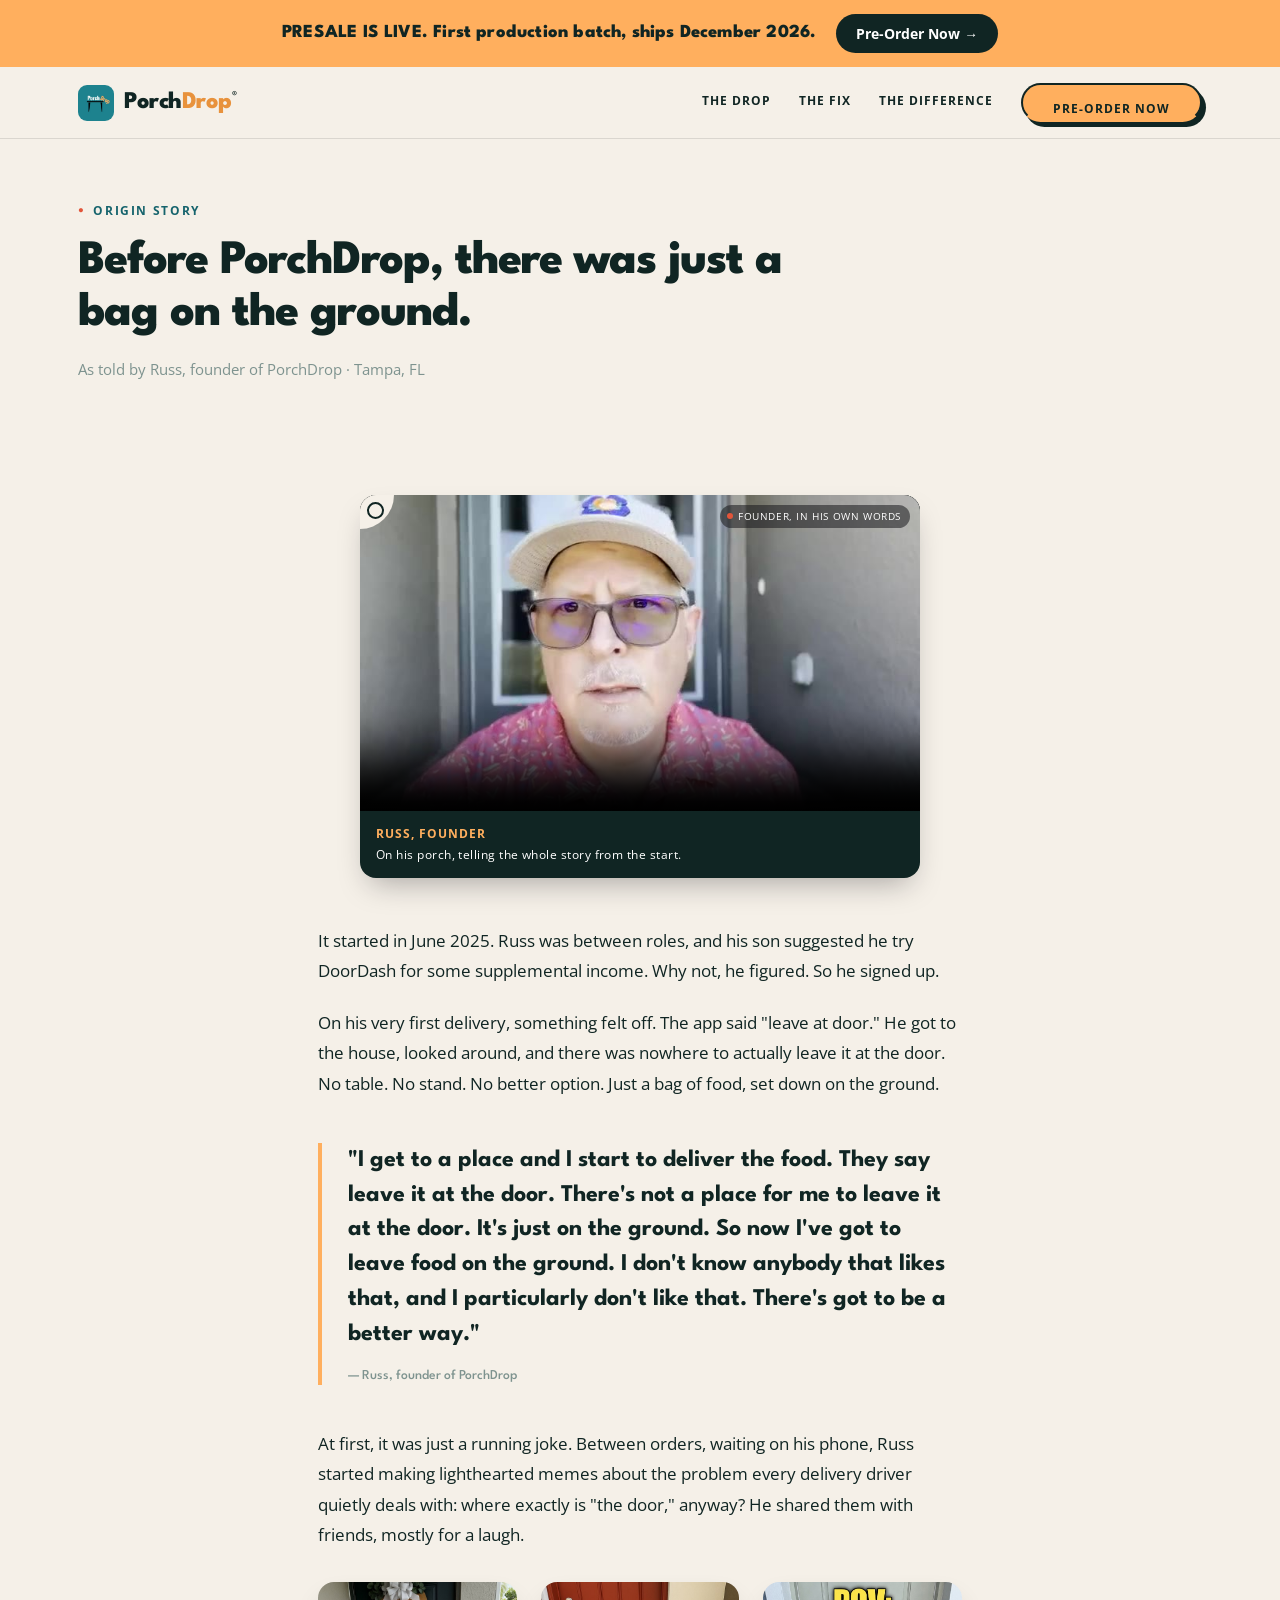
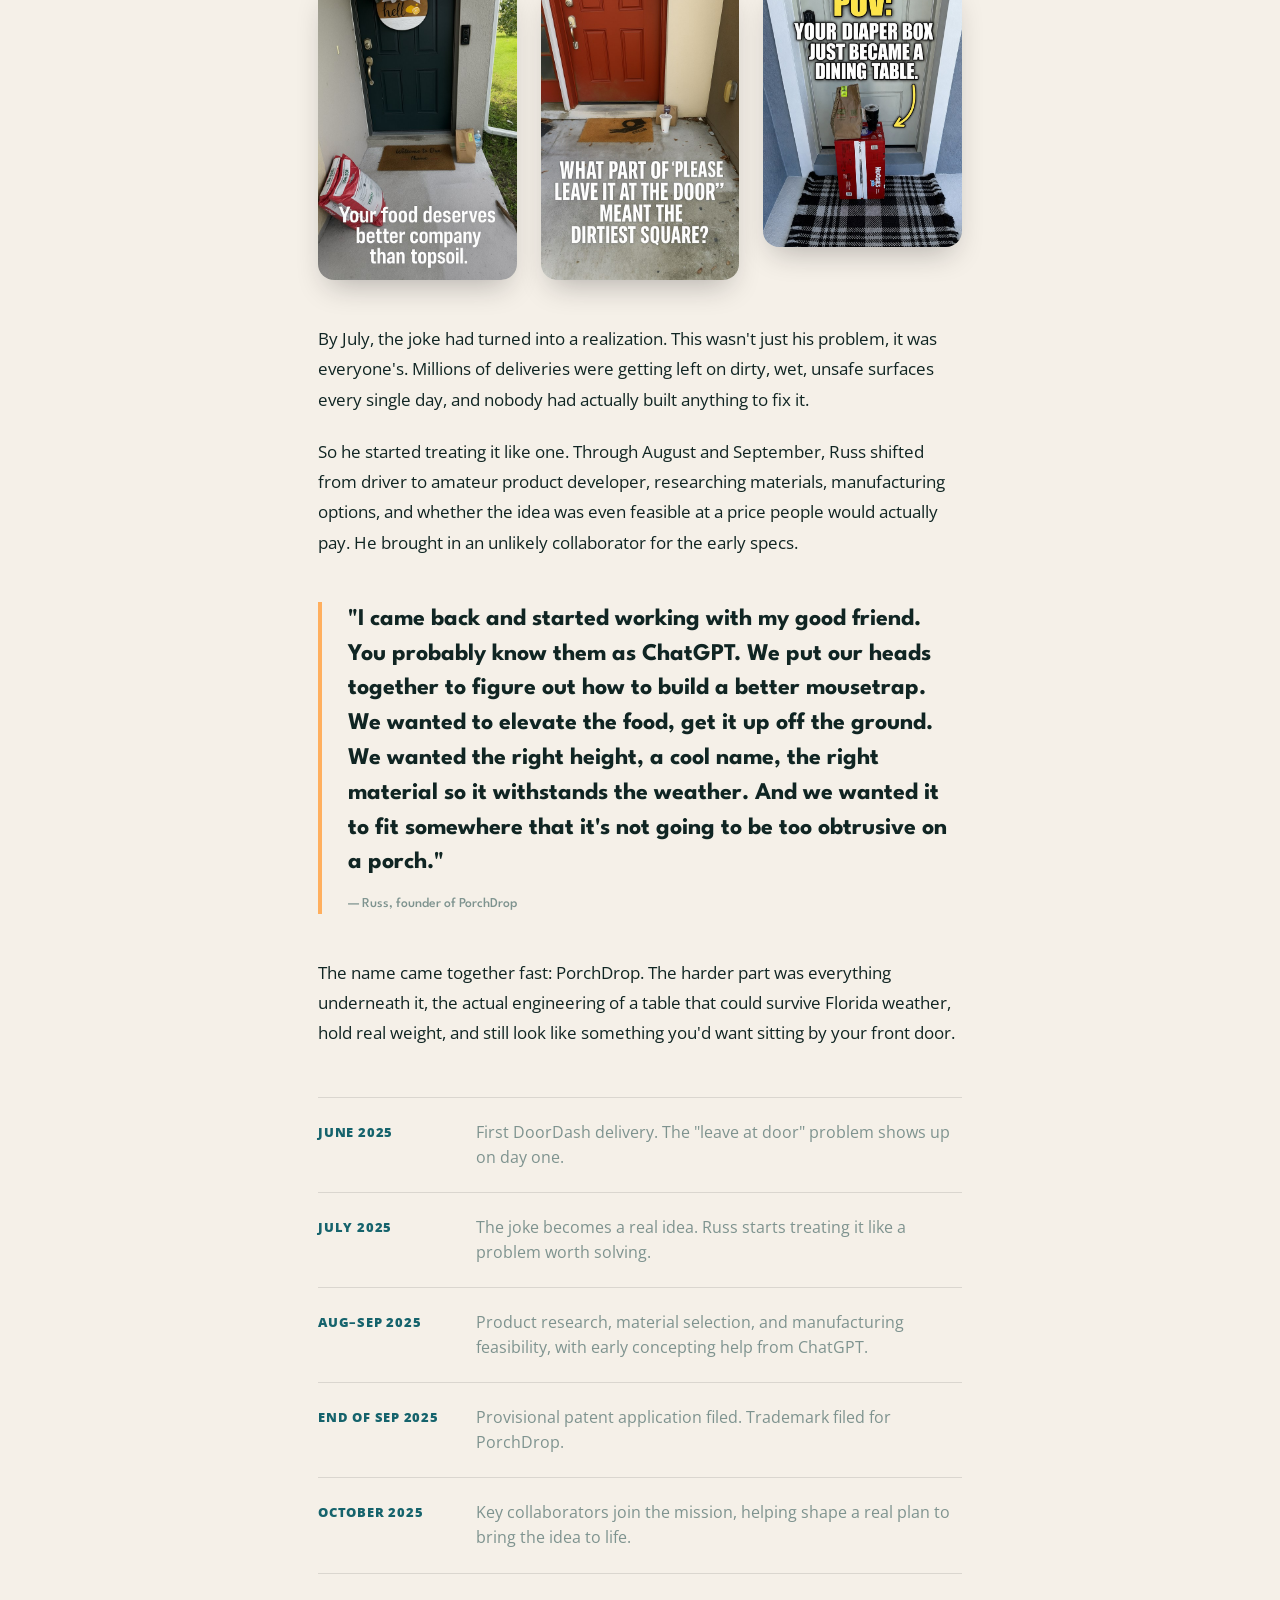
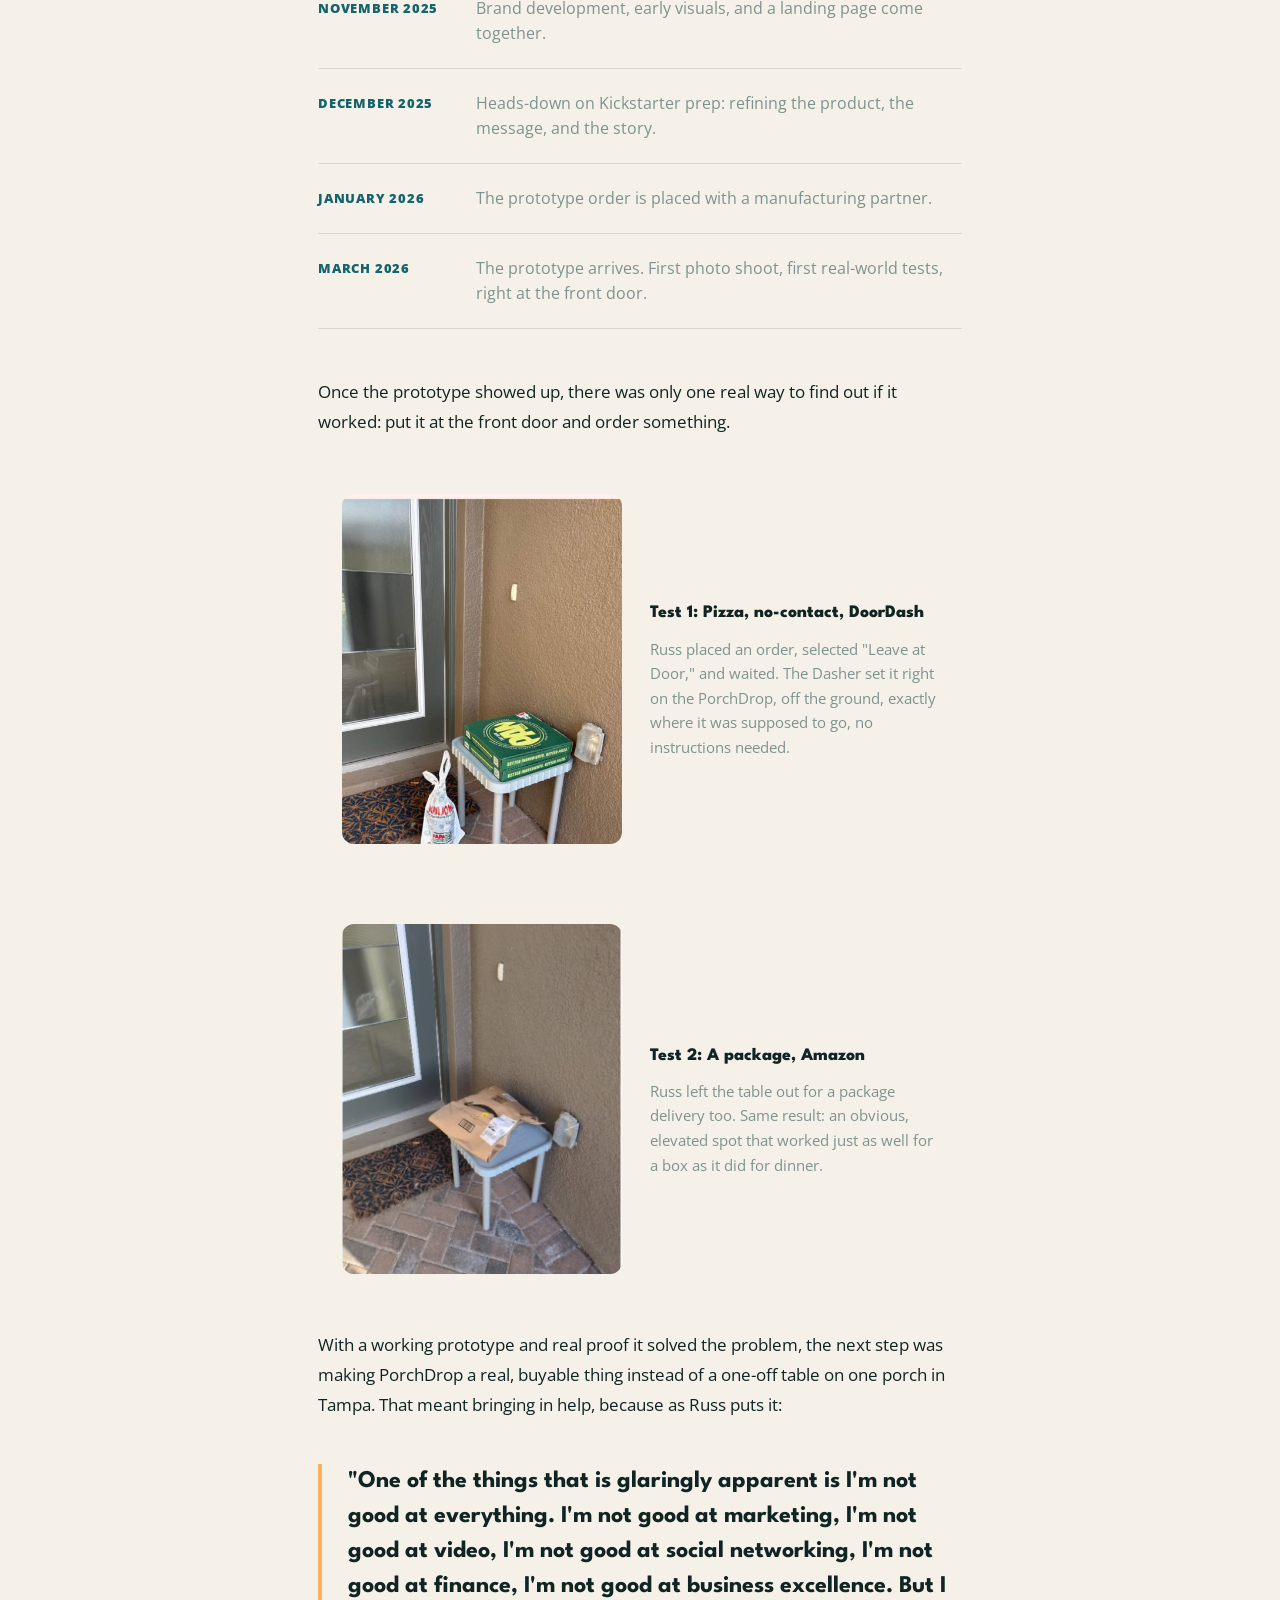
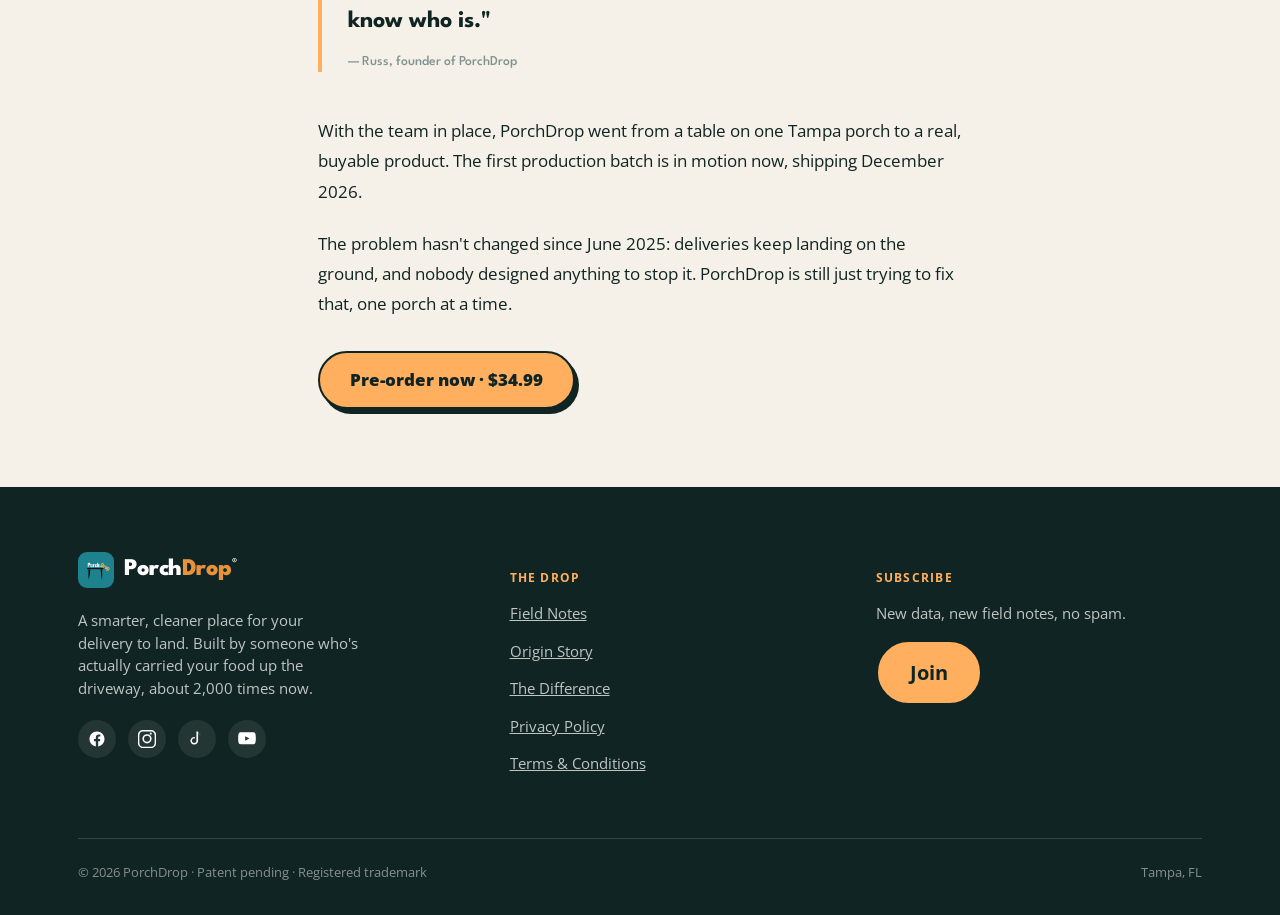
<file: origin-story.html>
<!DOCTYPE html>
<html lang="en">
<head>
<meta charset="UTF-8">
<meta name="viewport" content="width=device-width, initial-scale=1.0">
<title>The Origin Story · PorchDrop</title>
<link rel="canonical" href="https://myporchdrop.com/origin-story.html">
<meta name="description" content="How one DoorDash driver's first delivery turned into PorchDrop, told in his own words.">
<meta property="og:title" content="The Origin Story · PorchDrop">
<meta property="og:description" content="How one DoorDash driver's first delivery turned into PorchDrop, told in his own words.">
<meta property="og:image" content="images/porchdrop-social-card.jpg">
<meta property="og:type" content="website">
<meta name="twitter:card" content="summary_large_image">
<meta name="twitter:title" content="The Origin Story · PorchDrop">
<meta name="twitter:image" content="images/porchdrop-social-card.jpg">
<link rel="icon" type="image/svg+xml" href="images/favicon.svg">
<!-- Google tag (gtag.js) -->
<script async src="https://www.googletagmanager.com/gtag/js?id=G-DHN7HHW81Y"></script>
<script>
  window.dataLayer = window.dataLayer || [];
  function gtag(){dataLayer.push(arguments);}
  gtag('js', new Date());
  gtag('config', 'G-DHN7HHW81Y');
</script>
<link rel="preconnect" href="https://fonts.googleapis.com">
<link rel="preconnect" href="https://fonts.gstatic.com" crossorigin>
<link href="https://fonts.googleapis.com/css2?family=League+Spartan:wght@400;500;600;700;800;900&family=Open+Sans:ital,wght@0,400;0,600;0,700;1,400&display=swap" rel="stylesheet">
<link rel="stylesheet" href="styles.css">
<style>
  .article-hero{padding:56px 0 20px;}
  .article-hero h1{font-size:clamp(2rem,4vw,3rem);margin:16px 0 0;max-width:780px;}
  .article-meta{color:var(--ink-soft);font-size:0.95rem;margin-top:18px;}
  .article-body{max-width:700px;}
  .article-body p{margin-bottom:22px;font-size:1.08rem;line-height:1.75;color:var(--ink);}
  .pull-quote{
    font-family:'League Spartan',sans-serif;font-weight:700;font-size:1.5rem;line-height:1.45;
    border-left:4px solid var(--orange);padding-left:26px;margin:44px 0;color:var(--ink);
  }
  .pull-quote cite{display:block;font-weight:500;font-size:0.85rem;color:var(--ink-soft);margin-top:14px;font-style:normal;}
  .timeline{margin:48px 0;border-top:1px solid var(--line);}
  .tl-item{display:grid;grid-template-columns:130px 1fr;gap:28px;padding:22px 0;border-bottom:1px solid var(--line);}
  .tl-date{font-weight:800;color:var(--teal-dark);font-size:0.82rem;text-transform:uppercase;letter-spacing:0.06em;padding-top:2px;}
  .tl-item p{margin:0;color:var(--ink-soft);font-size:0.98rem;line-height:1.6;}
  @media (max-width:600px){.tl-item{grid-template-columns:1fr;gap:8px;}}
  .test-card{
    display:grid;grid-template-columns:280px 1fr;gap:28px;align-items:center;
    background:var(--paper);border-radius:var(--radius);padding:24px;margin:32px 0;
  }
  .test-card img{border-radius:12px;width:100%;aspect-ratio:4/5;object-fit:cover;}
  .test-card h4{font-family:'League Spartan',sans-serif;font-weight:800;font-size:1.1rem;margin-bottom:10px;}
  .test-card p{color:var(--ink-soft);font-size:0.96rem;line-height:1.6;margin:0;}
  @media (max-width:680px){.test-card{grid-template-columns:1fr;}}
  .team-strip{display:flex;gap:32px;flex-wrap:wrap;margin:36px 0;}
  .team-item{font-size:0.95rem;}
  .team-item b{display:block;color:var(--ink);}
  .team-item span{color:var(--ink-soft);}
  @media (max-width:760px){nav.primary{display:none;}}
  @media (max-width:760px){.hamburger{display:flex;}}
</style>

</head>
<body>

<div class="funded-banner">
  <div class="wrap funded-banner-inner">
    <span class="funded-banner-text">PRESALE IS LIVE. First production batch, ships December 2026.</span>
    <a href="https://myporchdrop.myshopify.com/products/porchdrop-classic" target="_blank" rel="noopener" class="funded-banner-link">Pre-Order Now →</a>
  </div>
</div>

<header class="masthead">
  <div class="masthead-inner">
    <a href="index.html" class="logo-lockup"><img src="images/porchdrop-social-card.jpg" alt="PorchDrop icon" class="logo-badge"><span class="logo">Porch<span>Drop</span><sup style="font-size:0.5em;font-weight:600;">&reg;</sup></span></a>
    <nav class="primary">
      <a href="field-notes.html" class="nav-link">The Drop</a>
      <a href="index.html#shop" class="nav-link">The Fix</a>
      <a href="the-difference.html" class="nav-link">The Difference</a>
      <a href="https://myporchdrop.myshopify.com/products/porchdrop-classic" target="_blank" rel="noopener" class="btn btn-prominent">Pre-order now</a>
    </nav>
    <button class="hamburger" id="hamburgerBtn" aria-label="Menu" aria-expanded="false" onclick="toggleMobileMenu()">
      <span></span><span></span><span></span>
    </button>
  </div>
  <div class="mobile-menu" id="mobileMenu">
    <a href="field-notes.html">The Drop</a>
    <a href="index.html#shop">The Fix</a>
    <a href="the-difference.html">The Difference</a>
    <a href="https://myporchdrop.myshopify.com/products/porchdrop-classic" target="_blank" rel="noopener" class="btn btn-prominent">Pre-order now</a>
  </div>
</header>

<section class="article-hero">
  <div class="wrap">
    <span class="eyebrow">Origin story</span>
    <h1>Before PorchDrop, there was just a bag on the ground.</h1>
    <p class="article-meta">As told by Russ, founder of PorchDrop · Tampa, FL</p>
  </div>
</section>

<section>
  <div class="wrap article-body">
    <div class="proof-card reveal" style="max-width:560px;margin:0 auto 48px;">
      <span class="rec-tag"><span class="dot"></span>FOUNDER, IN HIS OWN WORDS</span>
      <video poster="images/intro-poster.jpg" controls preload="metadata" playsinline style="width:100%;display:block;background:#000;">
        <source src="video/intro.mp4" type="video/mp4">
      </video>
      <div class="stamp" style="position:relative;background:none;padding:14px 16px;"><b>RUSS, FOUNDER</b>On his porch, telling the whole story from the start.</div>
    </div>

    <p>It started in June 2025. Russ was between roles, and his son suggested he try DoorDash for some supplemental income. Why not, he figured. So he signed up.</p>

    <p>On his very first delivery, something felt off. The app said "leave at door." He got to the house, looked around, and there was nowhere to actually leave it at the door. No table. No stand. No better option. Just a bag of food, set down on the ground.</p>

    <blockquote class="pull-quote">
      "I get to a place and I start to deliver the food. They say leave it at the door. There's not a place for me to leave it at the door. It's just on the ground. So now I've got to leave food on the ground. I don't know anybody that likes that, and I particularly don't like that. There's got to be a better way."
      <cite>— Russ, founder of PorchDrop</cite>
    </blockquote>

    <p>At first, it was just a running joke. Between orders, waiting on his phone, Russ started making lighthearted memes about the problem every delivery driver quietly deals with: where exactly is "the door," anyway? He shared them with friends, mostly for a laugh.</p>

    <div class="grid-3 reveal" style="margin:32px 0 44px;">
      <img src="images/meme-topsoil.jpg" alt="Meme reading Your food deserves better company than topsoil, next to bags of topsoil on a porch" style="width:100%;border-radius:var(--radius);box-shadow:0 14px 30px -10px rgba(25,24,28,0.3);">
      <img src="images/meme-dirtiest.jpg" alt="Meme reading What part of please leave it at the door meant the dirtiest square, over a dirty doormat" style="width:100%;border-radius:var(--radius);box-shadow:0 14px 30px -10px rgba(25,24,28,0.3);">
      <img src="images/meme-diaper.jpg" alt="Meme reading POV your diaper box just became a dining table, over a delivery balanced on a Huggies box" style="width:100%;border-radius:var(--radius);box-shadow:0 14px 30px -10px rgba(25,24,28,0.3);">
    </div>

    <p>By July, the joke had turned into a realization. This wasn't just his problem, it was everyone's. Millions of deliveries were getting left on dirty, wet, unsafe surfaces every single day, and nobody had actually built anything to fix it.</p>

    <p>So he started treating it like one. Through August and September, Russ shifted from driver to amateur product developer, researching materials, manufacturing options, and whether the idea was even feasible at a price people would actually pay. He brought in an unlikely collaborator for the early specs.</p>

    <blockquote class="pull-quote">
      "I came back and started working with my good friend. You probably know them as ChatGPT. We put our heads together to figure out how to build a better mousetrap. We wanted to elevate the food, get it up off the ground. We wanted the right height, a cool name, the right material so it withstands the weather. And we wanted it to fit somewhere that it's not going to be too obtrusive on a porch."
      <cite>— Russ, founder of PorchDrop</cite>
    </blockquote>

    <p>The name came together fast: PorchDrop. The harder part was everything underneath it, the actual engineering of a table that could survive Florida weather, hold real weight, and still look like something you'd want sitting by your front door.</p>

    <div class="timeline">
      <div class="tl-item">
        <div class="tl-date">June 2025</div>
        <p>First DoorDash delivery. The "leave at door" problem shows up on day one.</p>
      </div>
      <div class="tl-item">
        <div class="tl-date">July 2025</div>
        <p>The joke becomes a real idea. Russ starts treating it like a problem worth solving.</p>
      </div>
      <div class="tl-item">
        <div class="tl-date">Aug–Sep 2025</div>
        <p>Product research, material selection, and manufacturing feasibility, with early concepting help from ChatGPT.</p>
      </div>
      <div class="tl-item">
        <div class="tl-date">End of Sep 2025</div>
        <p>Provisional patent application filed. Trademark filed for PorchDrop.</p>
      </div>
      <div class="tl-item">
        <div class="tl-date">October 2025</div>
        <p>Key collaborators join the mission, helping shape a real plan to bring the idea to life.</p>
      </div>
      <div class="tl-item">
        <div class="tl-date">November 2025</div>
        <p>Brand development, early visuals, and a landing page come together.</p>
      </div>
      <div class="tl-item">
        <div class="tl-date">December 2025</div>
        <p>Heads-down on Kickstarter prep: refining the product, the message, and the story.</p>
      </div>
      <div class="tl-item">
        <div class="tl-date">January 2026</div>
        <p>The prototype order is placed with a manufacturing partner.</p>
      </div>
      <div class="tl-item">
        <div class="tl-date">March 2026</div>
        <p>The prototype arrives. First photo shoot, first real-world tests, right at the front door.</p>
      </div>
    </div>

    <p>Once the prototype showed up, there was only one real way to find out if it worked: put it at the front door and order something.</p>

    <div class="test-card">
      <img src="images/doordash-confirmation.jpg" alt="Pizza boxes and a grocery bag resting on the PorchDrop table">
      <div>
        <h4>Test 1: Pizza, no-contact, DoorDash</h4>
        <p>Russ placed an order, selected "Leave at Door," and waited. The Dasher set it right on the PorchDrop, off the ground, exactly where it was supposed to go, no instructions needed.</p>
      </div>
    </div>

    <div class="test-card">
      <img src="images/after-amazon.jpg" alt="An Amazon package resting on the PorchDrop table">
      <div>
        <h4>Test 2: A package, Amazon</h4>
        <p>Russ left the table out for a package delivery too. Same result: an obvious, elevated spot that worked just as well for a box as it did for dinner.</p>
      </div>
    </div>

    <p>With a working prototype and real proof it solved the problem, the next step was making PorchDrop a real, buyable thing instead of a one-off table on one porch in Tampa. That meant bringing in help, because as Russ puts it:</p>

    <blockquote class="pull-quote">
      "One of the things that is glaringly apparent is I'm not good at everything. I'm not good at marketing, I'm not good at video, I'm not good at social networking, I'm not good at finance, I'm not good at business excellence. But I know who is."
      <cite>— Russ, founder of PorchDrop</cite>
    </blockquote>

    <p>With the team in place, PorchDrop went from a table on one Tampa porch to a real, buyable product. The first production batch is in motion now, shipping December 2026.</p>

    <p>The problem hasn't changed since June 2025: deliveries keep landing on the ground, and nobody designed anything to stop it. PorchDrop is still just trying to fix that, one porch at a time.</p>

    <a href="https://myporchdrop.myshopify.com/products/porchdrop-classic" target="_blank" rel="noopener" class="btn btn-prominent" style="margin-top:10px;">Pre-order now · $34.99</a>
  </div>
</section>

<footer class="site-footer">
  <div class="wrap">
    <div class="footer-grid">
      <div>
        <a href="index.html" class="logo-lockup"><img src="images/porchdrop-social-card.jpg" alt="PorchDrop icon" class="logo-badge"><span class="logo" style="color:#fff;">Porch<span>Drop</span><sup style="font-size:0.5em;font-weight:600;">&reg;</sup></span></a>
        <p style="margin-top:14px;max-width:280px;">A smarter, cleaner place for your delivery to land. Built by someone who's actually carried your food up the driveway, about 2,000 times now.</p>
        <div class="social-row">
          <a href="https://www.facebook.com/PorchDropOfficial" target="_blank" rel="noopener" aria-label="PorchDrop on Facebook">
            <svg viewBox="0 0 24 24"><path d="M22 12.06C22 6.5 17.52 2 12 2S2 6.5 2 12.06C2 17.06 5.66 21.2 10.44 22v-7.02H7.9v-2.92h2.54V9.84c0-2.5 1.49-3.89 3.78-3.89 1.1 0 2.24.2 2.24.2v2.46h-1.26c-1.24 0-1.63.77-1.63 1.56v1.87h2.78l-.45 2.92h-2.33V22C18.34 21.2 22 17.06 22 12.06Z"/></svg>
          </a>
          <a href="https://www.instagram.com/myporchdrop/" target="_blank" rel="noopener" aria-label="PorchDrop on Instagram">
            <svg viewBox="0 0 24 24"><path d="M12 2.16c3.2 0 3.58.01 4.85.07 1.17.05 1.97.24 2.43.4.61.24 1.05.52 1.51.98.46.46.74.9.98 1.51.16.46.35 1.26.4 2.43.06 1.27.07 1.65.07 4.85s-.01 3.58-.07 4.85c-.05 1.17-.24 1.97-.4 2.43-.24.61-.52 1.05-.98 1.51-.46.46-.9.74-1.51.98-.46.16-1.26.35-2.43.4-1.27.06-1.65.07-4.85.07s-3.58-.01-4.85-.07c-1.17-.05-1.97-.24-2.43-.4a4.1 4.1 0 0 1-1.51-.98 4.1 4.1 0 0 1-.98-1.51c-.16-.46-.35-1.26-.4-2.43-.06-1.27-.07-1.65-.07-4.85s.01-3.58.07-4.85c.05-1.17.24-1.97.4-2.43.24-.61.52-1.05.98-1.51.46-.46.9-.74 1.51-.98.46-.16 1.26-.35 2.43-.4 1.27-.06 1.65-.07 4.85-.07M12 0C8.74 0 8.33.01 7.05.07 5.78.13 4.9.34 4.14.63a6.26 6.26 0 0 0-2.27 1.48A6.26 6.26 0 0 0 .39 4.38c-.29.76-.5 1.64-.56 2.91C-.23 8.57-.24 8.98-.24 12.24s.01 3.67.07 4.95c.06 1.27.27 2.15.56 2.91.3.79.7 1.46 1.48 2.27.81.78 1.48 1.18 2.27 1.48.76.29 1.64.5 2.91.56C8.33 24.47 8.74 24.48 12 24.48s3.67-.01 4.95-.07c1.27-.06 2.15-.27 2.91-.56a6.26 6.26 0 0 0 2.27-1.48 6.26 6.26 0 0 0 1.48-2.27c.29-.76.5-1.64.56-2.91.06-1.28.07-1.69.07-4.95s-.01-3.67-.07-4.95c-.06-1.27-.27-2.15-.56-2.91a6.26 6.26 0 0 0-1.48-2.27A6.26 6.26 0 0 0 19.86.63c-.76-.29-1.64-.5-2.91-.56C15.67.01 15.26 0 12 0Zm0 5.84A6.16 6.16 0 1 0 18.16 12 6.16 6.16 0 0 0 12 5.84Zm0 10.16A4 4 0 1 1 16 12a4 4 0 0 1-4 4Zm6.4-10.84a1.44 1.44 0 1 1-1.44-1.44 1.44 1.44 0 0 1 1.44 1.44Z" transform="translate(0 -0.24)"/></svg>
          </a>
          <a href="https://www.tiktok.com/@myporchdrop" target="_blank" rel="noopener" aria-label="PorchDrop on TikTok">
            <svg viewBox="0 0 24 24"><path d="M16.6 5.82a4.28 4.28 0 0 1-3.16-1.4V14.3a5.1 5.1 0 1 1-4.28-5.03v2.1a2.96 2.96 0 1 0 2.08 2.83V2h2.05a4.28 4.28 0 0 0 3.31 4.1Z"/></svg>
          </a>
          <a href="https://www.youtube.com/@PorchDrop" target="_blank" rel="noopener" aria-label="PorchDrop on YouTube">
            <svg viewBox="0 0 24 24"><path d="M23.5 6.5s-.23-1.64-.94-2.36c-.9-.95-1.9-.95-2.37-1C16.84 3 12 3 12 3h-.01s-4.84 0-8.18.14c-.47.05-1.47.05-2.37 1C.73 4.86.5 6.5.5 6.5S.25 8.42.25 10.35v1.3C.25 13.58.5 15.5.5 15.5s.23 1.64.94 2.36c.9.95 2.08.92 2.6 1.02C5.84 19 12 19.05 12 19.05s4.84-.01 8.18-.15c.47-.06 1.47-.06 2.37-1.02.71-.72.95-2.36.95-2.36s.25-1.92.25-3.85v-1.3c0-1.93-.25-3.85-.25-3.85ZM9.55 14.2V8.4l5.7 2.9-5.7 2.9Z"/></svg>
          </a>
        </div>
      </div>
      <div>
        <h4>The Drop</h4>
        <p><a href="field-notes.html">Field Notes</a></p>
        <p><a href="origin-story.html">Origin Story</a></p>
        <p><a href="the-difference.html">The Difference</a></p>
        <p><a href="privacy-policy.html">Privacy Policy</a></p>
        <p><a href="terms.html">Terms &amp; Conditions</a></p>
      </div>
      <div>
        <h4>Subscribe</h4>
        <p>New data, new field notes, no spam.</p>
        <!-- MAILCHIMP: replace the form "action" URL below with your real embedded-form action URL once your audience is set up. -->
        <a href="http://eepurl.com/s9uVohfD09" target="_blank" rel="noopener" class="btn" style="border:2px solid var(--ink);color:var(--ink);font-size:1.25rem;padding:15px 32px;">Join</a>
      </div>
    </div>
    <div class="fine-print">
      <span>© 2026 PorchDrop · Patent pending · Registered trademark</span>
      <span>Tampa, FL</span>
    </div>
  </div>
</footer>

<script>
  function toggleMobileMenu(){
    const menu = document.getElementById('mobileMenu');
    const btn = document.getElementById('hamburgerBtn');
    const isOpen = menu.classList.toggle('open');
    btn.setAttribute('aria-expanded', isOpen ? 'true' : 'false');
  }

  const observer = new IntersectionObserver((entries) => {
    entries.forEach(e => { if(e.isIntersecting){ e.target.classList.add('in'); } });
  }, {threshold:0.12});
  document.querySelectorAll('.reveal').forEach(el => observer.observe(el));
</script>

</body>
</html>
</file>
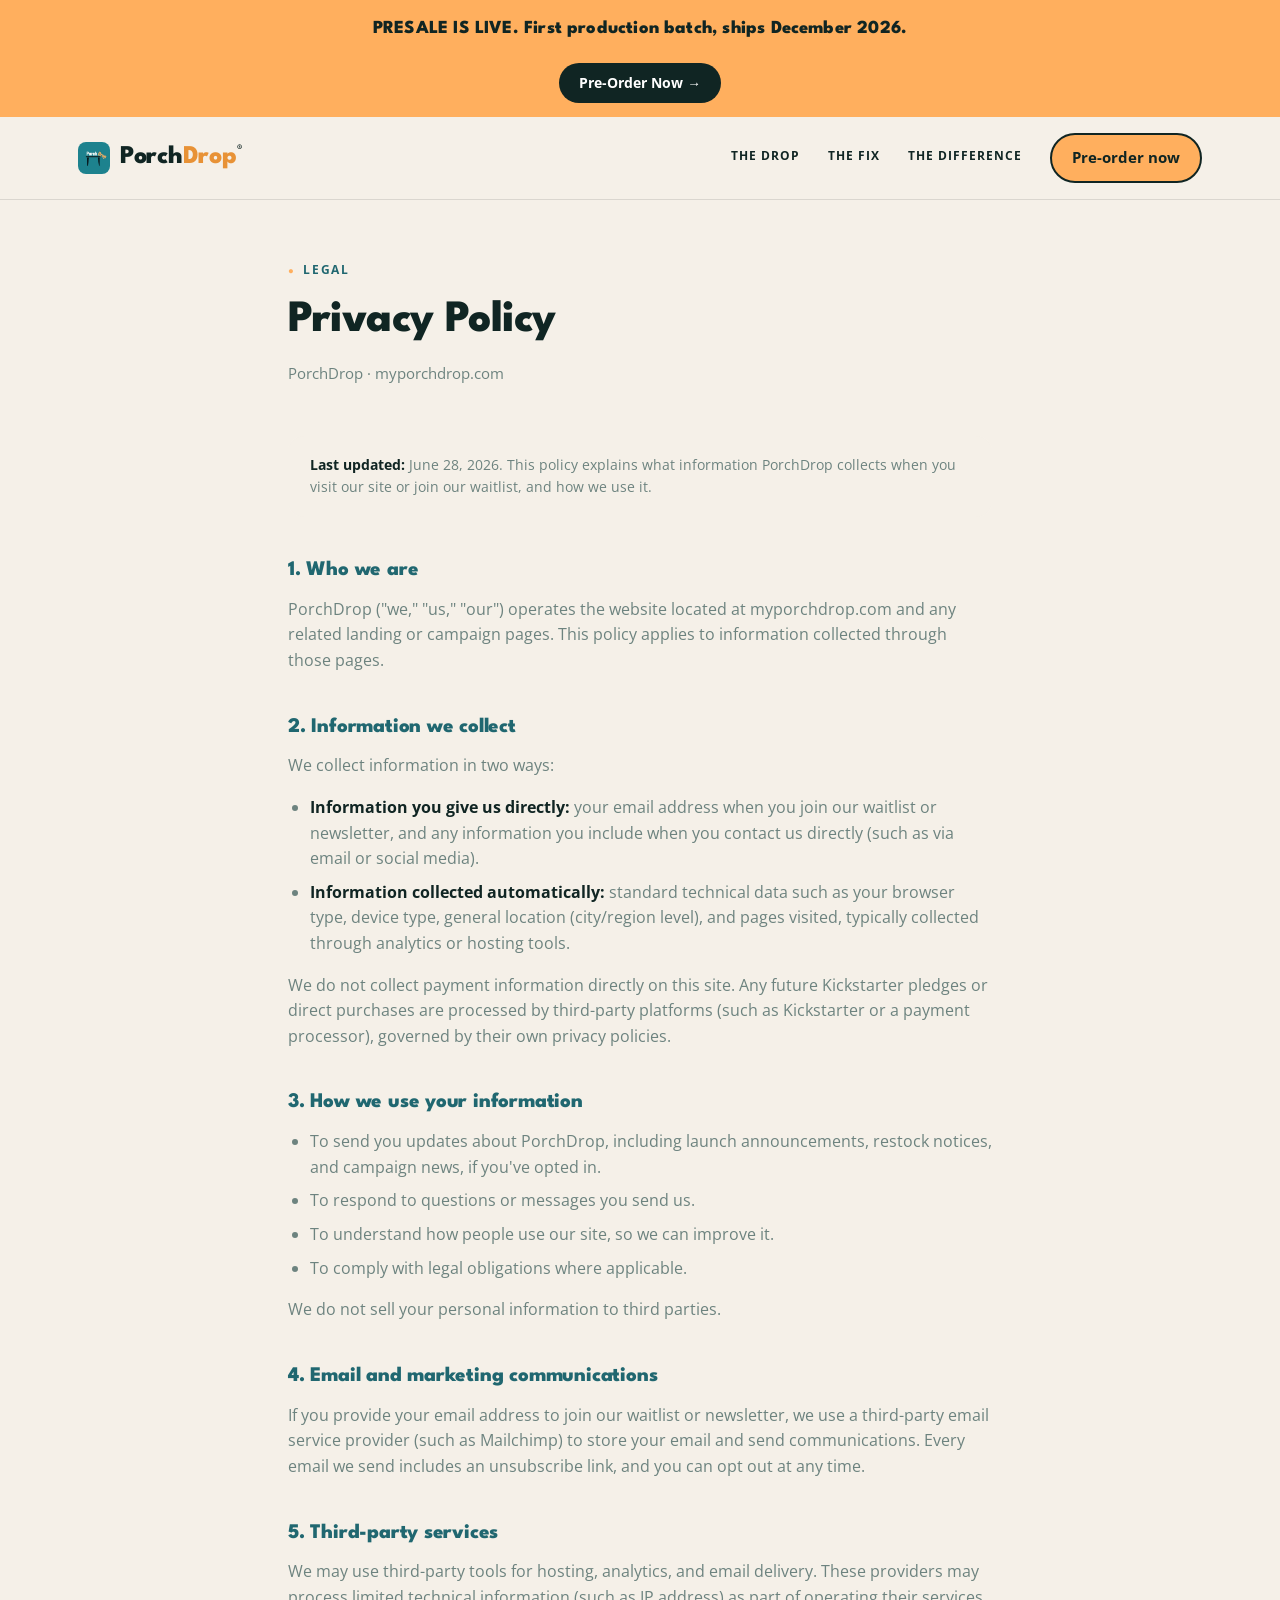
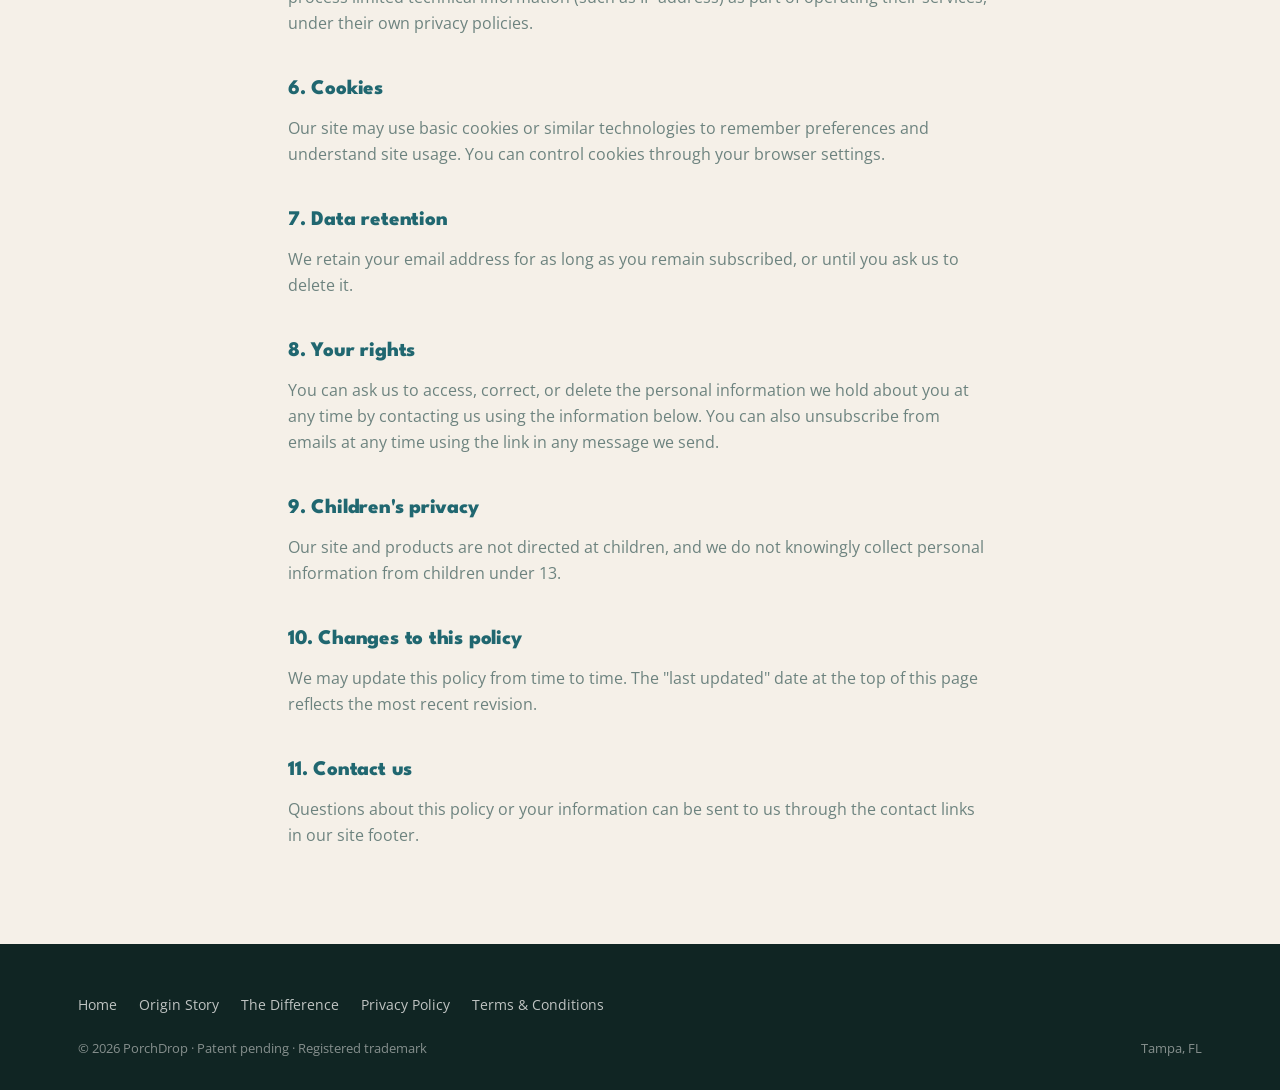
<file: privacy-policy.html>
<!DOCTYPE html>
<html lang="en">
<head>
<meta charset="UTF-8">
<meta name="viewport" content="width=device-width, initial-scale=1.0">
<title>Privacy Policy — PorchDrop</title>
<meta name="description" content="How PorchDrop collects, uses, and protects your information.">
<!-- Google tag (gtag.js) -->
<script async src="https://www.googletagmanager.com/gtag/js?id=G-DHN7HHW81Y"></script>
<script>
  window.dataLayer = window.dataLayer || [];
  function gtag(){dataLayer.push(arguments);}
  gtag('js', new Date());
  gtag('config', 'G-DHN7HHW81Y');
</script>
<link rel="preconnect" href="https://fonts.googleapis.com">
<link rel="preconnect" href="https://fonts.gstatic.com" crossorigin>
<link href="https://fonts.googleapis.com/css2?family=League+Spartan:wght@400;500;600;700;800;900&family=Open+Sans:ital,wght@0,400;0,600;0,700;1,400&display=swap" rel="stylesheet">
<style>
  :root{
    --teal:#1D828D;
    --teal-dark:#206770;
    --orange:#FFAF5E;
    --orange-dark:#E89236;
    --cream:#F5F0E8;
    --paper:#F5F0E8;
    --ink:#102523;
    --ink-soft:#6D837F;
    --line: rgba(25,24,28,0.12);
    --radius: 16px;
  }
  *{box-sizing:border-box;}
  html{scroll-behavior:smooth;}
  body{
    margin:0;background:var(--cream);color:var(--ink);
    font-family:'Open Sans',sans-serif;font-size:16px;line-height:1.6;
    -webkit-font-smoothing:antialiased;
  }
  img{max-width:100%;display:block;}
  a{color:var(--teal-dark);text-decoration:underline;}
  .wrap{max-width:760px;margin:0 auto;padding:0 28px;}
  h1,h2{font-family:'League Spartan',sans-serif;font-weight:800;line-height:1.15;margin:0;letter-spacing:-0.01em;}
  .eyebrow{
    font-family:'Open Sans',sans-serif;font-size:0.72rem;letter-spacing:0.14em;
    text-transform:uppercase;color:var(--teal-dark);font-weight:700;
    display:inline-flex;align-items:center;gap:8px;
  }
  .eyebrow::before{content:"●";color:#FFAF5E;font-size:0.6rem;}

  header.masthead{position:sticky;top:0;z-index:50;background:var(--cream);border-bottom:1px solid var(--line);}
  .masthead-inner{display:flex;align-items:center;justify-content:space-between;padding:16px 28px;max-width:1180px;margin:0 auto;}
  .logo-lockup{display:inline-flex;align-items:center;gap:10px;text-decoration:none;}
  .logo-badge{width:32px;height:32px;border-radius:8px;display:block;object-fit:cover;flex-shrink:0;}
  .logo{font-family:'League Spartan',sans-serif;font-weight:800;font-size:1.6rem;text-decoration:none;letter-spacing:-0.01em;color:var(--ink);}
  .logo span{color:var(--orange-dark);}
  nav.primary{display:flex;align-items:center;gap:28px;}
  nav.primary a.nav-link{
    font-family:'Open Sans',sans-serif;font-size:0.78rem;text-transform:uppercase;letter-spacing:0.08em;
    text-decoration:none;color:var(--ink);font-weight:700;padding-bottom:2px;border-bottom:2px solid transparent;
  }
  nav.primary a.nav-link:hover{border-bottom-color:var(--orange);}
  .btn{
    display:inline-flex;align-items:center;gap:8px;background:var(--orange);color:var(--ink);
    font-family:'Open Sans',sans-serif;font-weight:700;font-size:0.92rem;padding:11px 20px;border-radius:999px;
    text-decoration:none;border:2px solid var(--ink);transition:transform .15s ease, box-shadow .15s ease;
  }
  .btn:hover{transform:translateY(-2px);box-shadow:3px 4px 0 var(--ink);}
  @media (max-width:760px){nav.primary{display:none;}}
  .hamburger{
    display:none;background:none;border:none;cursor:pointer;padding:8px;
    flex-direction:column;gap:5px;justify-content:center;
  }
  .hamburger span{display:block;width:24px;height:2px;background:var(--ink);border-radius:2px;transition:transform .2s ease, opacity .2s ease;}
  .hamburger[aria-expanded="true"] span:nth-child(1){transform:translateY(7px) rotate(45deg);}
  .hamburger[aria-expanded="true"] span:nth-child(2){opacity:0;}
  .hamburger[aria-expanded="true"] span:nth-child(3){transform:translateY(-7px) rotate(-45deg);}
  @media (max-width:760px){.hamburger{display:flex;}}
  .mobile-menu{
    display:none;flex-direction:column;gap:4px;
    position:absolute;top:100%;left:0;right:0;
    background:var(--cream);border-bottom:1px solid var(--line);
    padding:10px 28px 22px;z-index:60;
    box-shadow:0 14px 24px -12px rgba(25,24,28,0.18);
  }
  .mobile-menu.open{display:flex;}
  .mobile-menu a{
    font-family:'Open Sans',sans-serif;font-size:0.95rem;font-weight:700;
    color:var(--ink);text-decoration:none;padding:12px 4px;
    border-bottom:1px solid var(--line);
  }
  .mobile-menu a:last-child{border-bottom:none;}
  .mobile-menu a.btn{border-bottom:none;text-align:center;margin-top:8px;color:var(--ink)!important;padding:13px 20px;}
  @media (min-width:761px){.mobile-menu{display:none !important;}}

  .article-hero{padding:56px 0 36px;}
  .article-hero h1{font-size:clamp(2rem,4vw,2.8rem);margin:14px 0 8px;}
  .article-meta{color:var(--ink-soft);font-size:0.92rem;}

  .legal-body{padding-bottom:80px;}
  .legal-body h2{font-size:1.3rem;margin-top:42px;margin-bottom:14px;color:var(--teal-dark);}
  .legal-body p{margin:0 0 16px;color:var(--ink-soft);}
  .legal-body ul{margin:0 0 16px;padding-left:22px;color:var(--ink-soft);}
  .legal-body li{margin-bottom:8px;}
  .legal-body strong{color:var(--ink);}
  .updated-note{
    background:var(--paper);border-radius:var(--radius);padding:18px 22px;
    font-size:0.88rem;color:var(--ink-soft);margin-bottom:40px;
  }

  footer.site-footer{background:var(--ink);color:var(--cream);padding:48px 0 32px;}
  footer.site-footer .wrap{max-width:1180px;}
  footer a{color:rgba(251,250,248,0.85);}
  .fine-print{
    display:flex;justify-content:space-between;flex-wrap:wrap;gap:10px;
    font-size:0.8rem;color:rgba(251,250,248,0.5);
  }
  .footer-links{margin-bottom:20px;}
  .footer-links a{margin-right:18px;font-size:0.88rem;color:rgba(251,250,248,0.75);text-decoration:none;}
  .footer-links a:hover{text-decoration:underline;}
  .funded-banner{background:var(--orange);padding:14px 0;}
  .funded-banner-inner{display:flex;align-items:center;justify-content:center;gap:20px;flex-wrap:wrap;}
  .funded-banner-text{font-family:'League Spartan',sans-serif;font-weight:800;font-size:1.15rem;color:var(--ink);letter-spacing:0.01em;text-align:center;}
  .funded-banner-link{font-family:'Open Sans',sans-serif;font-weight:700;font-size:0.85rem;color:#fff;background:var(--ink);padding:9px 20px;border-radius:999px;text-decoration:none;white-space:nowrap;transition:transform .15s ease;}
  .funded-banner-link:hover{transform:translateY(-2px);}
  @media (max-width:700px){.funded-banner-text{font-size:0.95rem;}.funded-banner-inner{gap:10px;}}
</style>
</head>
<body>

<div class="funded-banner">
  <div class="wrap funded-banner-inner">
    <span class="funded-banner-text">PRESALE IS LIVE. First production batch, ships December 2026.</span>
    <a href="https://myporchdrop.myshopify.com/products/porchdrop-classic" target="_blank" rel="noopener" class="funded-banner-link">Pre-Order Now →</a>
  </div>
</div>

<header class="masthead">
  <div class="masthead-inner">
    <a href="index.html" class="logo-lockup"><img src="images/porchdrop-social-card.jpg" alt="PorchDrop icon" class="logo-badge"><span class="logo">Porch<span>Drop</span><sup style="font-size:0.5em;font-weight:600;">&reg;</sup></span></a>
    <nav class="primary">
      <a href="field-notes.html" class="nav-link">The Drop</a>
      <a href="index.html#shop" class="nav-link">The Fix</a>
      <a href="the-difference.html" class="nav-link">The Difference</a>
      <a href="https://myporchdrop.myshopify.com/products/porchdrop-classic" target="_blank" rel="noopener" class="btn">Pre-order now</a>
    </nav>
    <button class="hamburger" id="hamburgerBtn" aria-label="Menu" aria-expanded="false" onclick="toggleMobileMenu()">
      <span></span><span></span><span></span>
    </button>
  </div>
  <div class="mobile-menu" id="mobileMenu">
    <a href="field-notes.html">The Drop</a>
    <a href="index.html#shop">The Fix</a>
    <a href="the-difference.html">The Difference</a>
    <a href="https://myporchdrop.myshopify.com/products/porchdrop-classic" target="_blank" rel="noopener" class="btn">Pre-order now</a>
  </div>
</header>

<section class="article-hero">
  <div class="wrap">
    <span class="eyebrow">Legal</span>
    <h1>Privacy Policy</h1>
    <p class="article-meta">PorchDrop · myporchdrop.com</p>
  </div>
</section>

<section class="legal-body">
  <div class="wrap">

    <div class="updated-note">
      <strong>Last updated:</strong> June 28, 2026. This policy explains what information PorchDrop collects when you visit our site or join our waitlist, and how we use it.
    </div>

    <h2>1. Who we are</h2>
    <p>PorchDrop ("we," "us," "our") operates the website located at myporchdrop.com and any related landing or campaign pages. This policy applies to information collected through those pages.</p>

    <h2>2. Information we collect</h2>
    <p>We collect information in two ways:</p>
    <ul>
      <li><strong>Information you give us directly:</strong> your email address when you join our waitlist or newsletter, and any information you include when you contact us directly (such as via email or social media).</li>
      <li><strong>Information collected automatically:</strong> standard technical data such as your browser type, device type, general location (city/region level), and pages visited, typically collected through analytics or hosting tools.</li>
    </ul>
    <p>We do not collect payment information directly on this site. Any future Kickstarter pledges or direct purchases are processed by third-party platforms (such as Kickstarter or a payment processor), governed by their own privacy policies.</p>

    <h2>3. How we use your information</h2>
    <ul>
      <li>To send you updates about PorchDrop, including launch announcements, restock notices, and campaign news, if you've opted in.</li>
      <li>To respond to questions or messages you send us.</li>
      <li>To understand how people use our site, so we can improve it.</li>
      <li>To comply with legal obligations where applicable.</li>
    </ul>
    <p>We do not sell your personal information to third parties.</p>

    <h2>4. Email and marketing communications</h2>
    <p>If you provide your email address to join our waitlist or newsletter, we use a third-party email service provider (such as Mailchimp) to store your email and send communications. Every email we send includes an unsubscribe link, and you can opt out at any time.</p>

    <h2>5. Third-party services</h2>
    <p>We may use third-party tools for hosting, analytics, and email delivery. These providers may process limited technical information (such as IP address) as part of operating their services, under their own privacy policies.</p>

    <h2>6. Cookies</h2>
    <p>Our site may use basic cookies or similar technologies to remember preferences and understand site usage. You can control cookies through your browser settings.</p>

    <h2>7. Data retention</h2>
    <p>We retain your email address for as long as you remain subscribed, or until you ask us to delete it.</p>

    <h2>8. Your rights</h2>
    <p>You can ask us to access, correct, or delete the personal information we hold about you at any time by contacting us using the information below. You can also unsubscribe from emails at any time using the link in any message we send.</p>

    <h2>9. Children's privacy</h2>
    <p>Our site and products are not directed at children, and we do not knowingly collect personal information from children under 13.</p>

    <h2>10. Changes to this policy</h2>
    <p>We may update this policy from time to time. The "last updated" date at the top of this page reflects the most recent revision.</p>

    <h2>11. Contact us</h2>
    <p>Questions about this policy or your information can be sent to us through the contact links in our site footer.</p>

  </div>
</section>

<footer class="site-footer">
  <div class="wrap">
    <div class="footer-links">
      <a href="index.html">Home</a>
      <a href="origin-story.html">Origin Story</a>
      <a href="the-difference.html">The Difference</a>
      <a href="privacy-policy.html">Privacy Policy</a>
      <a href="terms.html">Terms &amp; Conditions</a>
    </div>
    <div class="fine-print">
      <span>© 2026 PorchDrop · Patent pending · Registered trademark</span>
      <span>Tampa, FL</span>
    </div>
  </div>
</footer>

<script>
  function toggleMobileMenu(){
    const menu = document.getElementById('mobileMenu');
    const btn = document.getElementById('hamburgerBtn');
    const isOpen = menu.classList.toggle('open');
    btn.setAttribute('aria-expanded', isOpen ? 'true' : 'false');
  }
</script>
</body>
</html>
</file>
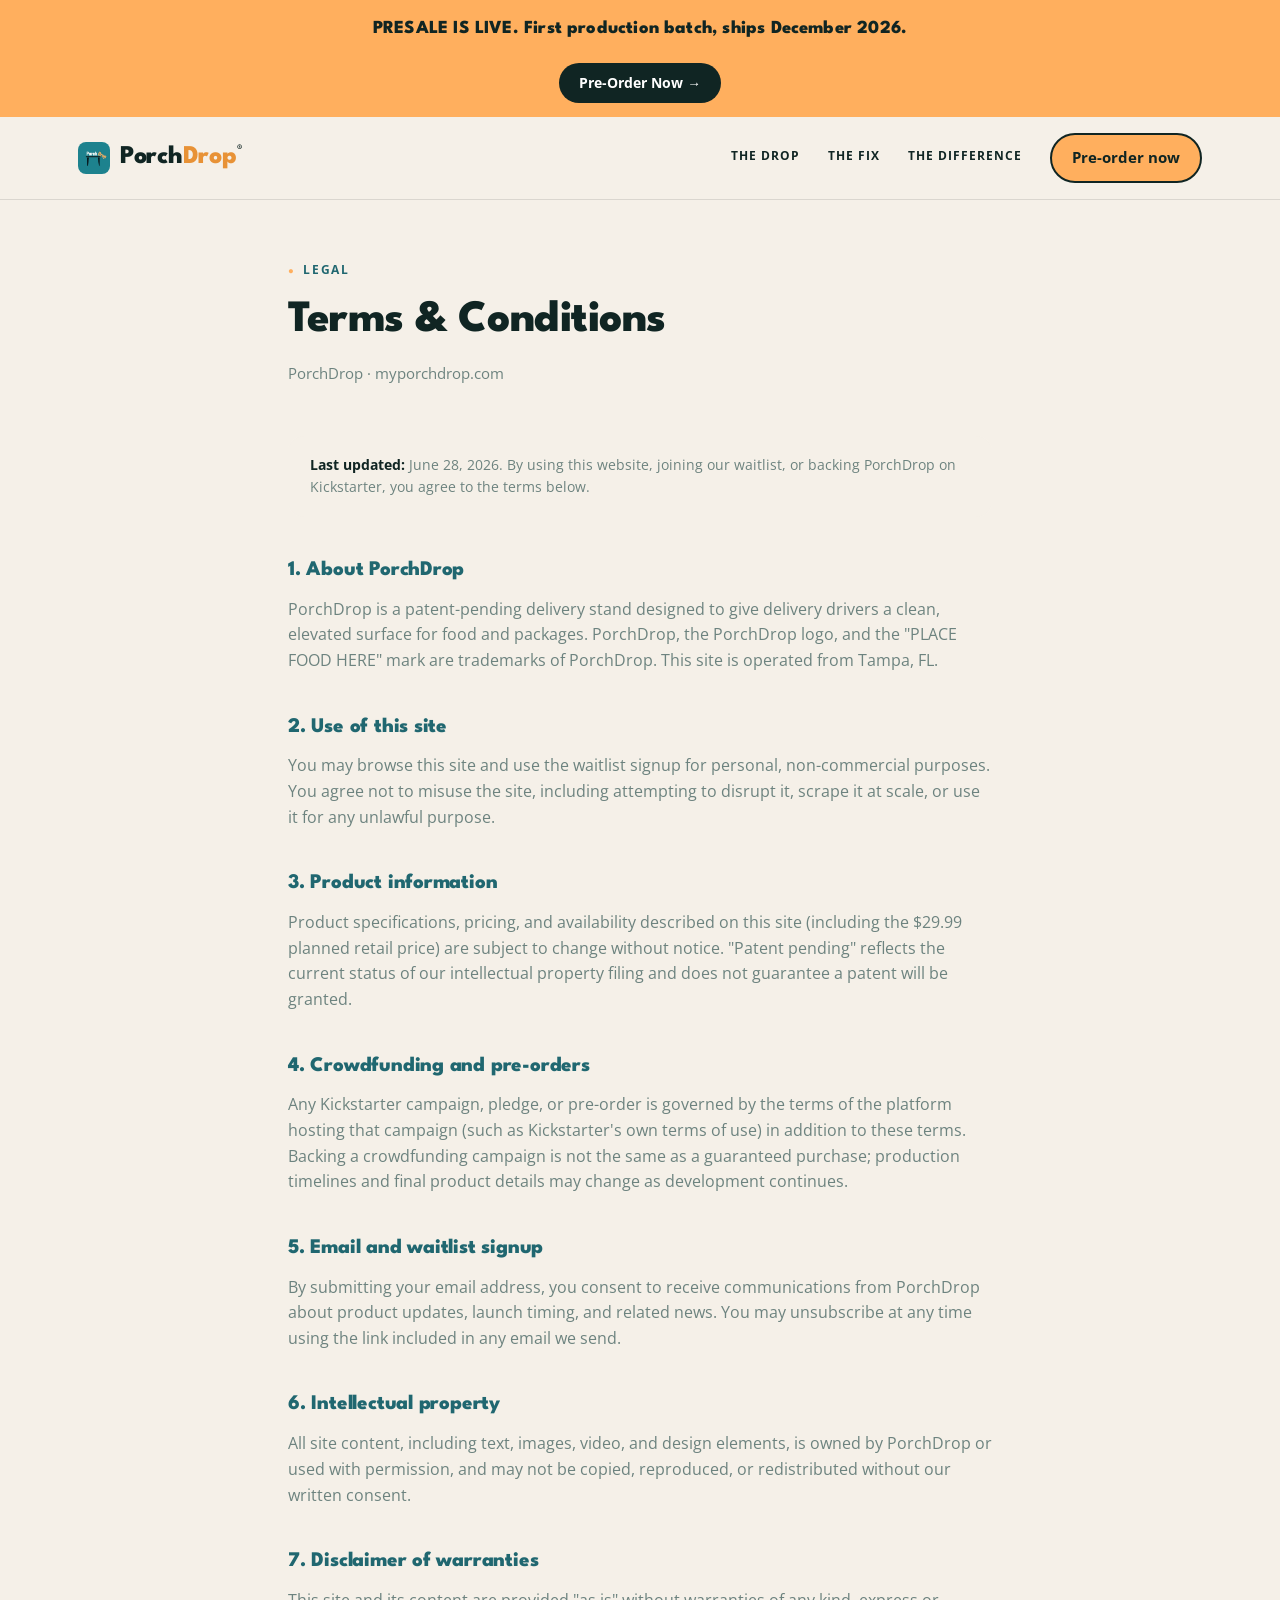
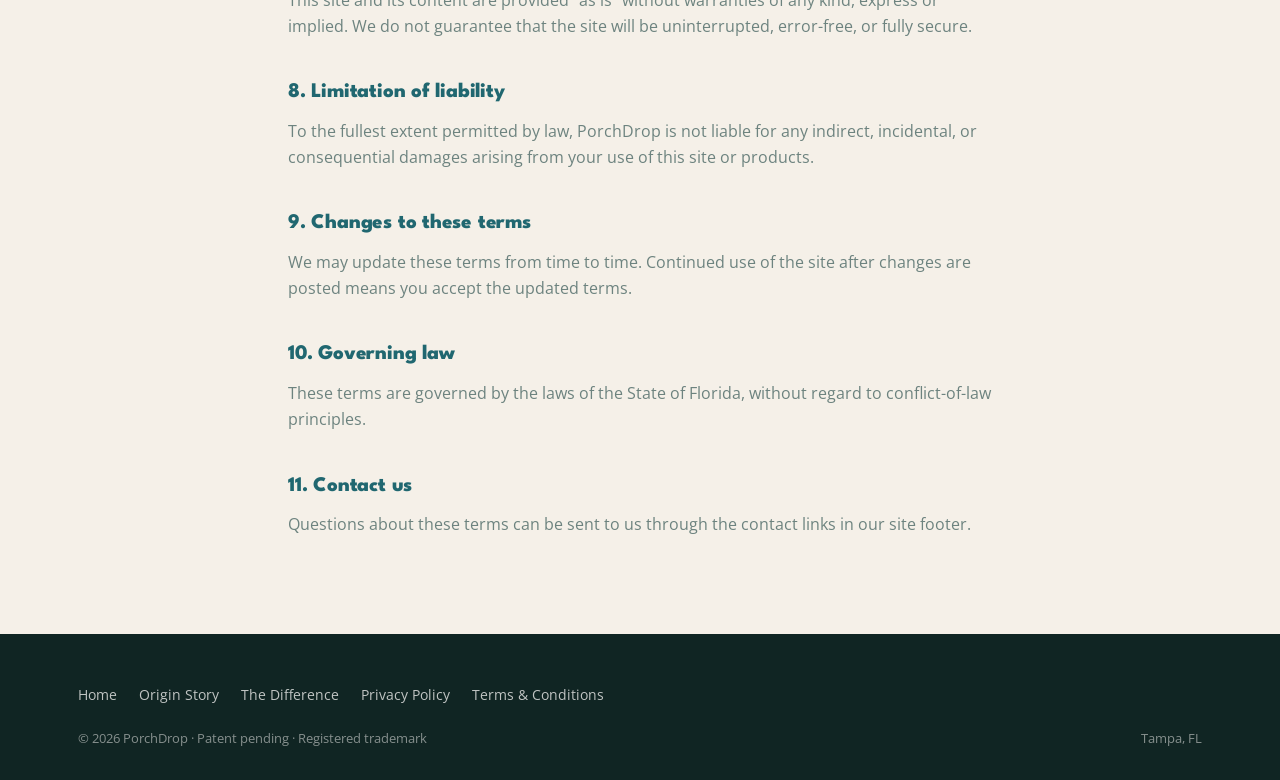
<file: terms.html>
<!DOCTYPE html>
<html lang="en">
<head>
<meta charset="UTF-8">
<meta name="viewport" content="width=device-width, initial-scale=1.0">
<title>Terms &amp; Conditions — PorchDrop</title>
<meta name="description" content="Terms and conditions for using the PorchDrop website and products.">
<!-- Google tag (gtag.js) -->
<script async src="https://www.googletagmanager.com/gtag/js?id=G-DHN7HHW81Y"></script>
<script>
  window.dataLayer = window.dataLayer || [];
  function gtag(){dataLayer.push(arguments);}
  gtag('js', new Date());
  gtag('config', 'G-DHN7HHW81Y');
</script>
<link rel="preconnect" href="https://fonts.googleapis.com">
<link rel="preconnect" href="https://fonts.gstatic.com" crossorigin>
<link href="https://fonts.googleapis.com/css2?family=League+Spartan:wght@400;500;600;700;800;900&family=Open+Sans:ital,wght@0,400;0,600;0,700;1,400&display=swap" rel="stylesheet">
<style>
  :root{
    --teal:#1D828D;
    --teal-dark:#206770;
    --orange:#FFAF5E;
    --orange-dark:#E89236;
    --cream:#F5F0E8;
    --paper:#F5F0E8;
    --ink:#102523;
    --ink-soft:#6D837F;
    --line: rgba(25,24,28,0.12);
    --radius: 16px;
  }
  *{box-sizing:border-box;}
  html{scroll-behavior:smooth;}
  body{
    margin:0;background:var(--cream);color:var(--ink);
    font-family:'Open Sans',sans-serif;font-size:16px;line-height:1.6;
    -webkit-font-smoothing:antialiased;
  }
  img{max-width:100%;display:block;}
  a{color:var(--teal-dark);text-decoration:underline;}
  .wrap{max-width:760px;margin:0 auto;padding:0 28px;}
  h1,h2{font-family:'League Spartan',sans-serif;font-weight:800;line-height:1.15;margin:0;letter-spacing:-0.01em;}
  .eyebrow{
    font-family:'Open Sans',sans-serif;font-size:0.72rem;letter-spacing:0.14em;
    text-transform:uppercase;color:var(--teal-dark);font-weight:700;
    display:inline-flex;align-items:center;gap:8px;
  }
  .eyebrow::before{content:"●";color:#FFAF5E;font-size:0.6rem;}

  header.masthead{position:sticky;top:0;z-index:50;background:var(--cream);border-bottom:1px solid var(--line);}
  .masthead-inner{display:flex;align-items:center;justify-content:space-between;padding:16px 28px;max-width:1180px;margin:0 auto;}
  .logo-lockup{display:inline-flex;align-items:center;gap:10px;text-decoration:none;}
  .logo-badge{width:32px;height:32px;border-radius:8px;display:block;object-fit:cover;flex-shrink:0;}
  .logo{font-family:'League Spartan',sans-serif;font-weight:800;font-size:1.6rem;text-decoration:none;letter-spacing:-0.01em;color:var(--ink);}
  .logo span{color:var(--orange-dark);}
  nav.primary{display:flex;align-items:center;gap:28px;}
  nav.primary a.nav-link{
    font-family:'Open Sans',sans-serif;font-size:0.78rem;text-transform:uppercase;letter-spacing:0.08em;
    text-decoration:none;color:var(--ink);font-weight:700;padding-bottom:2px;border-bottom:2px solid transparent;
  }
  nav.primary a.nav-link:hover{border-bottom-color:var(--orange);}
  .btn{
    display:inline-flex;align-items:center;gap:8px;background:var(--orange);color:var(--ink);
    font-family:'Open Sans',sans-serif;font-weight:700;font-size:0.92rem;padding:11px 20px;border-radius:999px;
    text-decoration:none;border:2px solid var(--ink);transition:transform .15s ease, box-shadow .15s ease;
  }
  .btn:hover{transform:translateY(-2px);box-shadow:3px 4px 0 var(--ink);}
  @media (max-width:760px){nav.primary{display:none;}}
  .hamburger{
    display:none;background:none;border:none;cursor:pointer;padding:8px;
    flex-direction:column;gap:5px;justify-content:center;
  }
  .hamburger span{display:block;width:24px;height:2px;background:var(--ink);border-radius:2px;transition:transform .2s ease, opacity .2s ease;}
  .hamburger[aria-expanded="true"] span:nth-child(1){transform:translateY(7px) rotate(45deg);}
  .hamburger[aria-expanded="true"] span:nth-child(2){opacity:0;}
  .hamburger[aria-expanded="true"] span:nth-child(3){transform:translateY(-7px) rotate(-45deg);}
  @media (max-width:760px){.hamburger{display:flex;}}
  .mobile-menu{
    display:none;flex-direction:column;gap:4px;
    position:absolute;top:100%;left:0;right:0;
    background:var(--cream);border-bottom:1px solid var(--line);
    padding:10px 28px 22px;z-index:60;
    box-shadow:0 14px 24px -12px rgba(25,24,28,0.18);
  }
  .mobile-menu.open{display:flex;}
  .mobile-menu a{
    font-family:'Open Sans',sans-serif;font-size:0.95rem;font-weight:700;
    color:var(--ink);text-decoration:none;padding:12px 4px;
    border-bottom:1px solid var(--line);
  }
  .mobile-menu a:last-child{border-bottom:none;}
  .mobile-menu a.btn{border-bottom:none;text-align:center;margin-top:8px;color:var(--ink)!important;padding:13px 20px;}
  @media (min-width:761px){.mobile-menu{display:none !important;}}

  .article-hero{padding:56px 0 36px;}
  .article-hero h1{font-size:clamp(2rem,4vw,2.8rem);margin:14px 0 8px;}
  .article-meta{color:var(--ink-soft);font-size:0.92rem;}

  .legal-body{padding-bottom:80px;}
  .legal-body h2{font-size:1.3rem;margin-top:42px;margin-bottom:14px;color:var(--teal-dark);}
  .legal-body p{margin:0 0 16px;color:var(--ink-soft);}
  .legal-body ul{margin:0 0 16px;padding-left:22px;color:var(--ink-soft);}
  .legal-body li{margin-bottom:8px;}
  .legal-body strong{color:var(--ink);}
  .updated-note{
    background:var(--paper);border-radius:var(--radius);padding:18px 22px;
    font-size:0.88rem;color:var(--ink-soft);margin-bottom:40px;
  }

  footer.site-footer{background:var(--ink);color:var(--cream);padding:48px 0 32px;}
  footer.site-footer .wrap{max-width:1180px;}
  footer a{color:rgba(251,250,248,0.85);}
  .fine-print{
    display:flex;justify-content:space-between;flex-wrap:wrap;gap:10px;
    font-size:0.8rem;color:rgba(251,250,248,0.5);
  }
  .footer-links{margin-bottom:20px;}
  .footer-links a{margin-right:18px;font-size:0.88rem;color:rgba(251,250,248,0.75);text-decoration:none;}
  .footer-links a:hover{text-decoration:underline;}
  .funded-banner{background:var(--orange);padding:14px 0;}
  .funded-banner-inner{display:flex;align-items:center;justify-content:center;gap:20px;flex-wrap:wrap;}
  .funded-banner-text{font-family:'League Spartan',sans-serif;font-weight:800;font-size:1.15rem;color:var(--ink);letter-spacing:0.01em;text-align:center;}
  .funded-banner-link{font-family:'Open Sans',sans-serif;font-weight:700;font-size:0.85rem;color:#fff;background:var(--ink);padding:9px 20px;border-radius:999px;text-decoration:none;white-space:nowrap;transition:transform .15s ease;}
  .funded-banner-link:hover{transform:translateY(-2px);}
  @media (max-width:700px){.funded-banner-text{font-size:0.95rem;}.funded-banner-inner{gap:10px;}}
</style>
</head>
<body>

<div class="funded-banner">
  <div class="wrap funded-banner-inner">
    <span class="funded-banner-text">PRESALE IS LIVE. First production batch, ships December 2026.</span>
    <a href="https://myporchdrop.myshopify.com/products/porchdrop-classic" target="_blank" rel="noopener" class="funded-banner-link">Pre-Order Now →</a>
  </div>
</div>

<header class="masthead">
  <div class="masthead-inner">
    <a href="index.html" class="logo-lockup"><img src="images/porchdrop-social-card.jpg" alt="PorchDrop icon" class="logo-badge"><span class="logo">Porch<span>Drop</span><sup style="font-size:0.5em;font-weight:600;">&reg;</sup></span></a>
    <nav class="primary">
      <a href="field-notes.html" class="nav-link">The Drop</a>
      <a href="index.html#shop" class="nav-link">The Fix</a>
      <a href="the-difference.html" class="nav-link">The Difference</a>
      <a href="https://myporchdrop.myshopify.com/products/porchdrop-classic" target="_blank" rel="noopener" class="btn">Pre-order now</a>
    </nav>
    <button class="hamburger" id="hamburgerBtn" aria-label="Menu" aria-expanded="false" onclick="toggleMobileMenu()">
      <span></span><span></span><span></span>
    </button>
  </div>
  <div class="mobile-menu" id="mobileMenu">
    <a href="field-notes.html">The Drop</a>
    <a href="index.html#shop">The Fix</a>
    <a href="the-difference.html">The Difference</a>
    <a href="https://myporchdrop.myshopify.com/products/porchdrop-classic" target="_blank" rel="noopener" class="btn">Pre-order now</a>
  </div>
</header>

<section class="article-hero">
  <div class="wrap">
    <span class="eyebrow">Legal</span>
    <h1>Terms &amp; Conditions</h1>
    <p class="article-meta">PorchDrop · myporchdrop.com</p>
  </div>
</section>

<section class="legal-body">
  <div class="wrap">

    <div class="updated-note">
      <strong>Last updated:</strong> June 28, 2026. By using this website, joining our waitlist, or backing PorchDrop on Kickstarter, you agree to the terms below.
    </div>

    <h2>1. About PorchDrop</h2>
    <p>PorchDrop is a patent-pending delivery stand designed to give delivery drivers a clean, elevated surface for food and packages. PorchDrop, the PorchDrop logo, and the "PLACE FOOD HERE" mark are trademarks of PorchDrop. This site is operated from Tampa, FL.</p>

    <h2>2. Use of this site</h2>
    <p>You may browse this site and use the waitlist signup for personal, non-commercial purposes. You agree not to misuse the site, including attempting to disrupt it, scrape it at scale, or use it for any unlawful purpose.</p>

    <h2>3. Product information</h2>
    <p>Product specifications, pricing, and availability described on this site (including the $29.99 planned retail price) are subject to change without notice. "Patent pending" reflects the current status of our intellectual property filing and does not guarantee a patent will be granted.</p>

    <h2>4. Crowdfunding and pre-orders</h2>
    <p>Any Kickstarter campaign, pledge, or pre-order is governed by the terms of the platform hosting that campaign (such as Kickstarter's own terms of use) in addition to these terms. Backing a crowdfunding campaign is not the same as a guaranteed purchase; production timelines and final product details may change as development continues.</p>

    <h2>5. Email and waitlist signup</h2>
    <p>By submitting your email address, you consent to receive communications from PorchDrop about product updates, launch timing, and related news. You may unsubscribe at any time using the link included in any email we send.</p>

    <h2>6. Intellectual property</h2>
    <p>All site content, including text, images, video, and design elements, is owned by PorchDrop or used with permission, and may not be copied, reproduced, or redistributed without our written consent.</p>

    <h2>7. Disclaimer of warranties</h2>
    <p>This site and its content are provided "as is" without warranties of any kind, express or implied. We do not guarantee that the site will be uninterrupted, error-free, or fully secure.</p>

    <h2>8. Limitation of liability</h2>
    <p>To the fullest extent permitted by law, PorchDrop is not liable for any indirect, incidental, or consequential damages arising from your use of this site or products.</p>

    <h2>9. Changes to these terms</h2>
    <p>We may update these terms from time to time. Continued use of the site after changes are posted means you accept the updated terms.</p>

    <h2>10. Governing law</h2>
    <p>These terms are governed by the laws of the State of Florida, without regard to conflict-of-law principles.</p>

    <h2>11. Contact us</h2>
    <p>Questions about these terms can be sent to us through the contact links in our site footer.</p>

  </div>
</section>

<footer class="site-footer">
  <div class="wrap">
    <div class="footer-links">
      <a href="index.html">Home</a>
      <a href="origin-story.html">Origin Story</a>
      <a href="the-difference.html">The Difference</a>
      <a href="privacy-policy.html">Privacy Policy</a>
      <a href="terms.html">Terms &amp; Conditions</a>
    </div>
    <div class="fine-print">
      <span>© 2026 PorchDrop · Patent pending · Registered trademark</span>
      <span>Tampa, FL</span>
    </div>
  </div>
</footer>

<script>
  function toggleMobileMenu(){
    const menu = document.getElementById('mobileMenu');
    const btn = document.getElementById('hamburgerBtn');
    const isOpen = menu.classList.toggle('open');
    btn.setAttribute('aria-expanded', isOpen ? 'true' : 'false');
  }
</script>
</body>
</html>
</file>
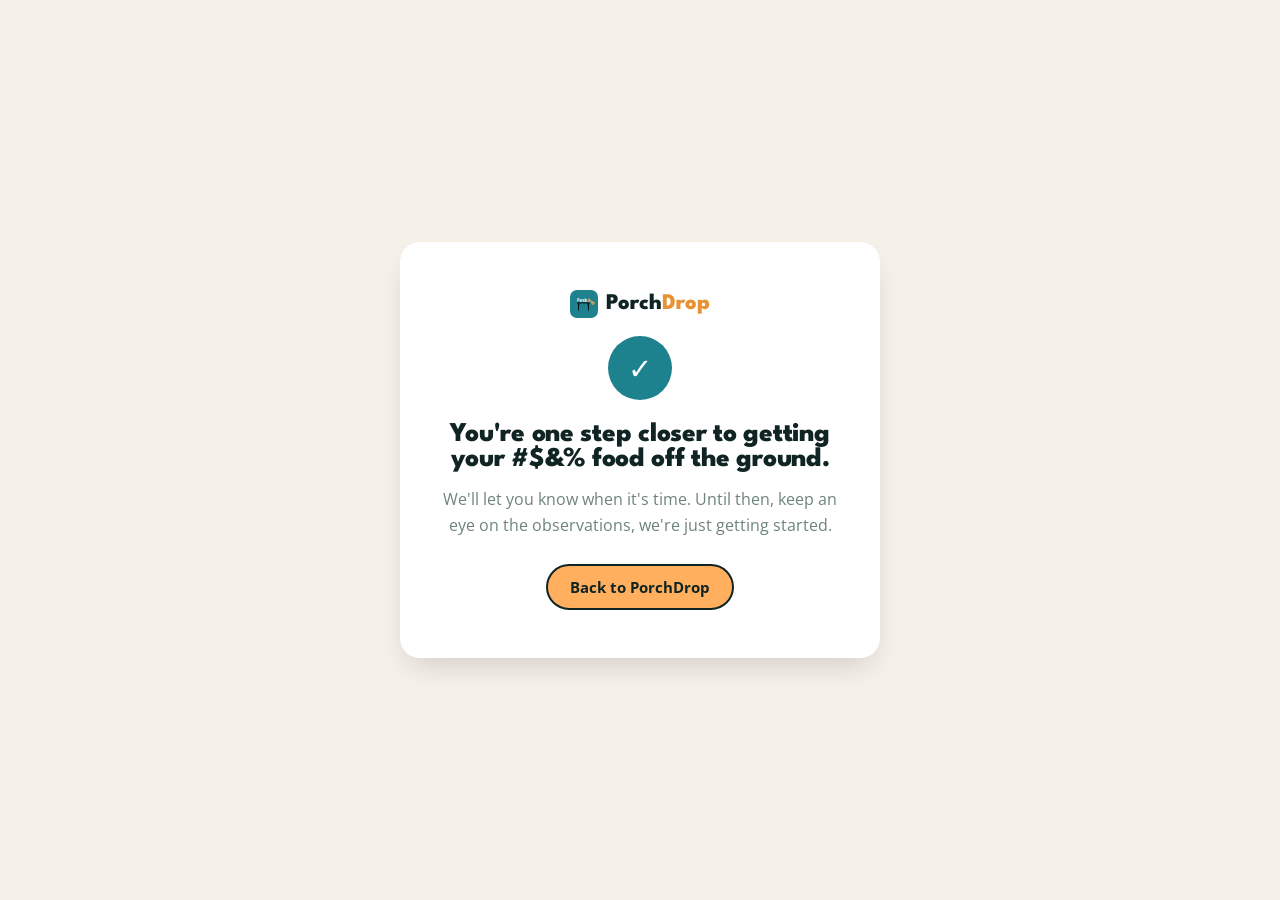
<file: thank-you.html>
<!DOCTYPE html>
<html lang="en">
<head>
<meta charset="UTF-8">
<meta name="viewport" content="width=device-width, initial-scale=1.0">
<title>You're in — PorchDrop</title>
<meta name="description" content="You're on the PorchDrop waitlist. We'll let you know the moment it's time.">
<link rel="icon" type="image/svg+xml" href="images/favicon.svg">
<!-- Google tag (gtag.js) -->
<script async src="https://www.googletagmanager.com/gtag/js?id=G-DHN7HHW81Y"></script>
<script>
  window.dataLayer = window.dataLayer || [];
  function gtag(){dataLayer.push(arguments);}
  gtag('js', new Date());
  gtag('config', 'G-DHN7HHW81Y');
</script>
<link rel="preconnect" href="https://fonts.googleapis.com">
<link rel="preconnect" href="https://fonts.gstatic.com" crossorigin>
<link href="https://fonts.googleapis.com/css2?family=League+Spartan:wght@400;500;600;700;800;900&family=Open+Sans:ital,wght@0,400;0,600;0,700;1,400&display=swap" rel="stylesheet">
<style>
  :root{
    --teal:#1D828D; --teal-dark:#206770; --orange:#FFAF5E; --orange-dark:#E89236;
    --cream:#F5F0E8;
    --paper:#F5F0E8; --ink:#102523; --ink-soft:#6D837F; --line: rgba(25,24,28,0.12);
  }
  *{box-sizing:border-box;}
  body{
    margin:0;min-height:100vh;background:var(--cream);color:var(--ink);
    font-family:'Open Sans',sans-serif;display:flex;align-items:center;justify-content:center;
    padding:28px;-webkit-font-smoothing:antialiased;
  }
  .card{
    max-width:480px;text-align:center;background:#fff;border-radius:20px;
    padding:48px 36px;box-shadow:0 14px 30px -10px rgba(25,24,28,0.18);
  }
  .badge{
    width:64px;height:64px;border-radius:50%;background:var(--teal);color:#fff;
    display:flex;align-items:center;justify-content:center;margin:0 auto 22px;font-size:1.8rem;
  }
  h1{font-family:'League Spartan',sans-serif;font-weight:800;font-size:1.7rem;margin:0 0 14px;letter-spacing:-0.01em;}
  p{color:var(--ink-soft);font-size:1.02rem;line-height:1.6;margin:0 0 26px;}
  .logo-lockup{display:inline-flex;align-items:center;justify-content:center;gap:8px;margin-bottom:18px;text-decoration:none;}
  .logo-badge{width:28px;height:28px;border-radius:7px;display:block;object-fit:cover;flex-shrink:0;}
  .logo{font-family:'League Spartan',sans-serif;font-weight:800;font-size:1.4rem;text-decoration:none;color:var(--ink);}
  .logo span{color:var(--orange-dark);}
  .btn{
    display:inline-flex;align-items:center;gap:8px;background:var(--orange);color:var(--ink);
    font-weight:700;font-size:0.92rem;padding:11px 22px;border-radius:999px;text-decoration:none;
    border:2px solid var(--ink);transition:transform .15s ease, box-shadow .15s ease;
  }
  .btn:hover{transform:translateY(-2px);box-shadow:3px 4px 0 var(--ink);}
</style>
</head>
<body>
  <div class="card">
    <a href="index.html" class="logo-lockup"><img src="images/porchdrop-social-card.jpg" alt="PorchDrop icon" class="logo-badge"><span class="logo">Porch<span>Drop</span></span></a>
    <div class="badge">✓</div>
    <h1>You're one step closer to getting your #$&amp;% food off the ground.</h1>
    <p>We'll let you know when it's time. Until then, keep an eye on the observations, we're just getting started.</p>
    <a href="index.html" class="btn">Back to PorchDrop</a>
  </div>
</body>
</html>
</file>
<file: styles.css>
:root{
    --teal:#1D828D;
    --teal-dark:#15636C;
    --orange:#FFAF5E;
    --orange-dark:#E8923C;
    --cream:#F5F0E8;
    --paper:#F5F0E8;
    --ink:#102523;
    --ink-soft:#7E938F;
    --peach:#FBDDC0;
    --rec:#E2553A;
    --line: rgba(25,24,28,0.12);
    --radius: 16px;
  }

*{box-sizing:border-box;}

html{scroll-behavior:smooth;}

@media (prefers-reduced-motion: reduce){ html{scroll-behavior:auto;} *{animation-duration:0.01ms !important; transition-duration:0.01ms !important;} }

body{
    margin:0;
    background:var(--cream);
    color:var(--ink);
    font-family:'Open Sans',sans-serif;
    font-size:16px;
    line-height:1.55;
    -webkit-font-smoothing:antialiased;
  }

img{max-width:100%;display:block;}

a{color:inherit;}

.wrap{max-width:1180px;margin:0 auto;padding:0 28px;}

h1,h2,h3{font-family:'League Spartan',sans-serif;font-weight:800;line-height:1.08;margin:0;letter-spacing:-0.02em;}

.eyebrow{
    font-family:'Open Sans',sans-serif;
    font-size:0.72rem;
    letter-spacing:0.14em;
    text-transform:uppercase;
    color:var(--teal-dark);
    font-weight:700;
    display:inline-flex;
    align-items:center;
    gap:8px;
  }

.eyebrow::before{content:"●";color:var(--rec);font-size:0.6rem;}

/* ---------- MASTHEAD ---------- */
  header.masthead{
    position:sticky;top:0;z-index:50;
    background:var(--cream);
    border-bottom:1px solid var(--line);
  }

.masthead-inner{
    display:flex;align-items:center;justify-content:space-between;
    padding:16px 28px;max-width:1180px;margin:0 auto;
  }

.logo{
    font-family:'League Spartan',sans-serif;font-weight:800;font-size:1.5rem;
    text-decoration:none;letter-spacing:-0.02em;
  }

.logo span{color:var(--orange-dark);}

nav.primary{display:flex;align-items:center;gap:28px;}

nav.primary a{
    font-family:'Open Sans',sans-serif;font-size:0.78rem;text-transform:uppercase;
    letter-spacing:0.08em;text-decoration:none;color:var(--ink);font-weight:700;
    padding-bottom:2px;border-bottom:2px solid transparent;
  }

nav.primary a:hover{border-bottom-color:var(--orange);}

.btn{
    display:inline-flex;align-items:center;gap:8px;
    background:var(--orange);color:var(--ink);
    font-family:'Open Sans',sans-serif;font-weight:700;font-size:0.92rem;
    padding:11px 20px;border-radius:999px;text-decoration:none;
    border:2px solid var(--ink);
    transition:transform .15s ease, box-shadow .15s ease;
  }

.btn:hover{transform:translateY(-2px);box-shadow:3px 4px 0 var(--ink);}

.btn.ghost{background:transparent;border:2px solid var(--ink);}

.btn-prominent{padding:14px 30px;font-size:1.05rem;font-weight:800;box-shadow:4px 5px 0 var(--ink);}

.btn-prominent:hover{transform:translateY(-3px);box-shadow:6px 7px 0 var(--ink);}

@media (max-width:760px){.btn-prominent{padding:12px 22px;font-size:0.95rem;}}

@media (max-width:760px){
    nav.primary a.nav-link{display:none;}
  }

/* ---------- HERO ---------- */
  .hero{padding:64px 0 80px;}

.hero-grid{
    display:grid;grid-template-columns:1.1fr 0.9fr;gap:56px;align-items:start;
  }

.hero .proof-card{margin-top:6px;}

.hero .proof-card img{aspect-ratio:3/4;object-fit:cover;object-position:bottom;}

.hero h1{font-size:clamp(2.4rem,4.4vw,3.6rem);margin:18px 0 20px;}

.hero h1 mark{background:none;color:var(--teal);}

.hero .dek{font-size:1.15rem;color:var(--ink-soft);max-width:520px;margin-bottom:30px;}

.hero-ctas{display:flex;gap:18px;align-items:center;flex-wrap:wrap;}

.text-link{
    font-family:'Open Sans',sans-serif;font-size:0.85rem;text-decoration:underline;
    text-decoration-color:var(--orange-dark);font-weight:700;
  }

/* ---------- PROOF CARD (signature element) ---------- */
  .proof-card{
    position:relative;border-radius:var(--radius);overflow:hidden;
    background:var(--ink);box-shadow:0 14px 30px -10px rgba(25,24,28,0.35);
  }

.proof-card::before{
    content:"";position:absolute;top:0;left:0;width:34px;height:34px;
    background:var(--cream);border-radius:0 0 100% 0;z-index:3;
  }

.proof-card::after{
    content:"";position:absolute;top:7px;left:7px;width:13px;height:13px;
    border-radius:50%;border:2px solid var(--ink);z-index:4;
  }

.proof-card img{width:100%;height:100%;object-fit:cover;display:block;}

.proof-card .rec-tag{
    position:absolute;top:10px;right:10px;z-index:4;
    display:flex;align-items:center;gap:5px;
    background:rgba(25,24,28,0.55);color:#fff;
    font-family:'Open Sans',sans-serif;font-size:0.62rem;letter-spacing:0.06em;
    padding:4px 9px 4px 7px;border-radius:999px;
  }

.rec-tag .dot{width:6px;height:6px;border-radius:50%;background:var(--rec);animation:pulse 1.6s infinite;}

@keyframes pulse{0%,100%{opacity:1;}50%{opacity:0.35;}}

.proof-card .stamp{
    position:absolute;left:0;bottom:0;right:0;z-index:4;
    background:linear-gradient(0deg, rgba(25,24,28,0.88), rgba(25,24,28,0));
    color:#fff;padding:26px 16px 12px;
    font-family:'Open Sans',sans-serif;font-size:0.72rem;letter-spacing:0.04em;
  }

.proof-card .stamp b{display:block;font-size:0.78rem;letter-spacing:0.08em;color:var(--orange);margin-bottom:2px;}

.proof-card.is-quote{background:var(--ink);padding:0;}

.proof-card.is-quote .stamp-top{
    position:relative;display:flex;justify-content:space-between;align-items:center;
    padding:10px 18px 0 40px;
  }

.proof-card.is-quote .stamp-top span{
    font-family:'Open Sans',sans-serif;font-size:0.7rem;letter-spacing:0.08em;
    color:var(--orange);text-transform:uppercase;
  }

.proof-card.is-quote blockquote{
    margin:14px 18px 20px;color:#fff;font-family:'Open Sans',sans-serif;
    font-size:1.02rem;line-height:1.6;
  }

.proof-card.is-quote footer{
    margin:0 18px 18px;font-family:'Open Sans',sans-serif;font-size:0.85rem;color:rgba(255,255,255,0.6);
  }

.proof-card.is-stat{background:var(--paper);}

.proof-card.is-stat .stamp-top{padding:10px 18px 0 40px;}

.proof-card.is-stat .stamp-top span{
    font-family:'Open Sans',sans-serif;font-size:0.68rem;letter-spacing:0.08em;color:var(--teal-dark);text-transform:uppercase;font-weight:700;
  }

.proof-card.is-stat .big{
    font-family:'League Spartan',sans-serif;font-weight:800;font-size:2.6rem;color:var(--ink);
    margin:6px 18px 0;line-height:1;
  }

.proof-card.is-stat p{margin:10px 18px 18px;font-size:0.92rem;color:var(--ink-soft);}

.proof-card.is-stat .src{
    margin:0 18px 16px;font-family:'Open Sans',sans-serif;font-size:0.65rem;color:var(--ink-soft);opacity:0.7;
  }

.burst{
    display:inline-block;position:relative;flex-shrink:0;
    animation:burst-pulse 2.4s ease-in-out infinite;
  }

.burst svg{display:block;}

.burst-text{
    position:absolute;inset:0;display:flex;align-items:center;justify-content:center;
    text-align:center;font-family:'League Spartan',sans-serif;font-weight:900;
    font-size:0.8rem;line-height:1.3;letter-spacing:0.03em;text-transform:uppercase;
    color:var(--ink);padding:18px;
  }

@keyframes burst-pulse{
    0%,100%{transform:scale(1) rotate(-6deg);}
    50%{transform:scale(1.06) rotate(-6deg);}
  }

.reveal{opacity:0;transform:translateY(18px);transition:opacity .6s ease, transform .6s ease;}

.reveal.in{opacity:1;transform:translateY(0);}

/* ---------- SECTIONS ---------- */
  section{padding:78px 0;}

section.dark{background:var(--ink);color:var(--cream);}

section.dark h1,section.dark h2,section.dark h3{color:#FFFFFF;}

.section-head{max-width:680px;margin-bottom:42px;}

.section-head h2{font-size:clamp(1.8rem,3vw,2.5rem);margin-top:14px;}

.section-head p{color:var(--ink-soft);font-size:1.05rem;margin-top:14px;}

section.dark .section-head p{color:rgba(255,255,255,0.85);}

section.dark .eyebrow{color:var(--orange);}

section.dark .eyebrow::before{color:var(--orange);}

.grid-3{display:grid;grid-template-columns:repeat(3,1fr);gap:24px;}

.grid-2{display:grid;grid-template-columns:repeat(2,1fr);gap:24px;}

@media (max-width:860px){
    .hero-grid{grid-template-columns:1fr;}
    .grid-3{grid-template-columns:1fr;}
    .grid-2{grid-template-columns:1fr;}
  }

.photo-card{border-radius:var(--radius);overflow:hidden;position:relative;background:var(--ink);box-shadow:0 14px 30px -10px rgba(25,24,28,0.3);}

.photo-card img{aspect-ratio:4/5;object-fit:cover;width:100%;}

.case-tag{
    position:absolute;top:10px;left:10px;z-index:4;
    background:rgba(25,24,28,0.6);color:#fff;
    font-size:0.62rem;letter-spacing:0.06em;font-weight:700;
    padding:4px 9px;border-radius:999px;text-transform:uppercase;
  }

.ba-label{
    display:inline-flex;align-items:center;gap:10px;
    font-size:0.78rem;font-weight:800;letter-spacing:0.12em;text-transform:uppercase;
    margin-bottom:18px;
  }

.ba-label.before{color:var(--rec);}

.ba-label.after{color:var(--teal-dark);}

.ba-label::before{content:"";width:22px;height:2px;background:currentColor;}

.ba-block{margin-bottom:56px;}

.ba-block:last-child{margin-bottom:0;}

.photo-card .cap{
    padding:14px 16px;background:var(--cream);
    font-family:'Open Sans',sans-serif;font-size:0.82rem;color:var(--ink);
  }

/* ---------- ORIGIN TEASER ---------- */
  .origin{
    background:var(--teal);color:#fff;border-radius:24px;padding:50px;
    display:grid;grid-template-columns:auto 1fr;gap:36px;align-items:center;
  }

.origin .date-badge{
    font-family:'Open Sans',sans-serif;background:var(--ink);color:var(--orange);
    padding:14px 18px;border-radius:12px;font-size:0.85rem;text-align:center;white-space:nowrap;
  }

.origin h3{color:#fff;font-size:1.7rem;margin-bottom:14px;}

.origin p{color:rgba(255,255,255,0.88);font-size:1.05rem;max-width:560px;}

.origin a{color:var(--orange);font-family:'Open Sans',sans-serif;font-weight:700;text-decoration:underline;font-size:0.9rem;}

@media (max-width:700px){.origin{grid-template-columns:1fr;padding:32px;}}

/* ---------- SPEC SHEET ---------- */
  .spec-wrap{display:grid;grid-template-columns:0.9fr 1.1fr;gap:48px;align-items:center;}

@media (max-width:860px){.spec-wrap{grid-template-columns:1fr;}}

.spec-table{font-family:'Open Sans',sans-serif;font-size:0.92rem;border-top:1px solid var(--line);}

.spec-row{display:flex;justify-content:space-between;padding:14px 0;border-bottom:1px solid var(--line);gap:20px;}

.spec-row .k{color:var(--ink-soft);letter-spacing:0.05em;}

.spec-row .v{font-weight:700;text-align:right;}

.price-tag{
    display:flex;align-items:baseline;gap:10px;margin:26px 0 18px;
  }

.price-tag .amt{font-family:'League Spartan',sans-serif;font-weight:800;font-size:2.6rem;}

.price-tag .unit{color:var(--ink-soft);font-family:'Open Sans',sans-serif;font-size:0.85rem;}

/* ---------- FAQ ---------- */
  .faq-item{
    border:1px solid rgba(251,250,248,0.12);border-radius:14px;
    padding:6px 22px;margin-bottom:14px;background:rgba(251,250,248,0.03);
    transition:background .2s ease, border-color .2s ease;
  }

.faq-item:hover{background:rgba(251,250,248,0.06);border-color:rgba(251,250,248,0.22);}

.faq-item summary{
    font-family:'Open Sans',sans-serif;font-weight:700;font-size:1.05rem;cursor:pointer;
    list-style:none;display:flex;justify-content:space-between;align-items:center;
    padding:18px 0;color:#fff;gap:20px;
  }

.faq-item summary::-webkit-details-marker{display:none;}

.faq-item summary .icon{
    flex-shrink:0;width:26px;height:26px;border-radius:50%;
    border:1.5px solid var(--orange);color:var(--orange);
    display:flex;align-items:center;justify-content:center;
    font-size:1.1rem;line-height:1;transition:transform .25s ease;
  }

.faq-item summary .icon::after{content:"+";}

.faq-item[open] summary .icon{transform:rotate(45deg);}

.faq-item p{color:rgba(255,255,255,0.88);margin:0 0 20px;max-width:680px;line-height:1.6;}

.faq-item ul{color:rgba(255,255,255,0.88);margin:0 0 20px;max-width:680px;line-height:1.6;padding-left:20px;}

.faq-item ul li{margin-bottom:8px;}

/* ---------- FUNDED BANNER + URGENCY ---------- */
  .funded-banner{
    background:var(--orange);
    padding:14px 0;
  }

.funded-banner-inner{
    display:flex;align-items:center;justify-content:center;gap:20px;flex-wrap:wrap;
  }

.funded-banner-text{
    font-family:'League Spartan',sans-serif;font-weight:800;font-size:1.15rem;
    color:var(--ink);letter-spacing:0.01em;text-align:center;
  }

.funded-banner-link{
    font-family:'Open Sans',sans-serif;font-weight:700;font-size:0.85rem;color:#fff;
    background:var(--ink);padding:9px 20px;border-radius:999px;text-decoration:none;
    white-space:nowrap;transition:transform .15s ease;
  }

.funded-banner-link:hover{transform:translateY(-2px);}

@media (max-width:700px){
    .funded-banner-text{font-size:0.95rem;}
    .funded-banner-inner{gap:10px;}
  }

.urgency-box{
    display:inline-flex;align-items:center;gap:14px;
    background:var(--ink);color:#fff;
    padding:16px 22px;border-radius:4px;
    margin-top:22px;max-width:480px;
  }

.urgency-box .icon{font-size:1.6rem;flex-shrink:0;}

.urgency-box p{margin:0;font-family:'Open Sans',sans-serif;font-size:0.95rem;line-height:1.5;color:rgba(255,255,255,0.92);}

.urgency-box strong{color:#fff;font-family:'League Spartan',sans-serif;font-weight:800;font-size:1.02rem;}

@media (max-width:500px){.urgency-box{padding:14px 16px;}}

/* ---------- FOOTER ---------- */
  footer.site-footer{background:var(--ink);color:var(--cream);padding:64px 0 32px;}

.footer-grid{display:grid;grid-template-columns:1.2fr 1fr 1fr;gap:40px;margin-bottom:48px;}

@media (max-width:760px){.footer-grid{grid-template-columns:1fr;}}

.footer-grid h4{font-family:'Open Sans',sans-serif;font-size:0.78rem;letter-spacing:0.1em;text-transform:uppercase;color:var(--orange);margin-bottom:14px;}

.footer-grid p,.footer-grid a{color:rgba(251,250,248,0.75);font-size:0.92rem;}

.subscribe-row{display:flex;gap:10px;margin-top:14px;flex-wrap:wrap;}

.subscribe-row input{
    flex:1;min-width:180px;padding:12px 14px;border-radius:999px;border:1px solid rgba(251,250,248,0.25);
    background:transparent;color:#fff;font-family:'Open Sans',sans-serif;
  }

.subscribe-row input::placeholder{color:rgba(251,250,248,0.45);}

.fine-print{border-top:1px solid rgba(251,250,248,0.15);padding-top:24px;font-size:0.8rem;color:rgba(251,250,248,0.5);display:flex;justify-content:space-between;flex-wrap:wrap;gap:10px;}

/* ---------- TODAY'S OBSERVATION ---------- */
  .observation-card{
    max-width:640px;margin:0 auto;background:var(--ink);border-radius:var(--radius);
    padding:30px 32px 26px;position:relative;overflow:hidden;
    box-shadow:0 14px 30px -10px rgba(25,24,28,0.35);
  }

.observation-card .obs-top{
    display:flex;justify-content:space-between;align-items:center;margin-bottom:18px;
  }

.observation-card .obs-top span{
    font-family:'Open Sans',sans-serif;font-size:0.7rem;letter-spacing:0.1em;
    color:var(--orange);text-transform:uppercase;font-weight:700;
  }

.observation-card .obs-date{color:rgba(251,250,248,0.5)!important;font-weight:500!important;}

.observation-card p{
    color:#fff;font-family:'Open Sans',sans-serif;font-size:1.15rem;line-height:1.55;margin:0;
  }

.observation-card .obs-sub{
    margin-top:14px;color:rgba(251,250,248,0.55);font-size:0.88rem;
  }

/* ---------- PRESS FEATURE ---------- */
  .press-feature{
    background:var(--ink);color:#fff;border-radius:24px;padding:40px 50px;
    display:flex;align-items:center;justify-content:space-between;gap:32px;flex-wrap:wrap;
  }

.press-feature .press-badge{
    font-family:'Open Sans',sans-serif;background:var(--orange);color:var(--ink);
    padding:10px 16px;border-radius:999px;font-size:0.72rem;font-weight:700;
    letter-spacing:0.1em;text-transform:uppercase;white-space:nowrap;display:inline-block;
  }

.press-feature p{color:rgba(255,255,255,0.9);font-family:'Open Sans',sans-serif;font-size:1.05rem;max-width:520px;margin:14px 0 0;}

.press-feature a{color:var(--orange);font-family:'Open Sans',sans-serif;font-weight:700;text-decoration:underline;font-size:0.9rem;margin-top:12px;display:inline-block;}

@media (max-width:700px){.press-feature{padding:30px;flex-direction:column;align-items:flex-start;}}

.logo-lockup{display:inline-flex;align-items:center;gap:10px;text-decoration:none;}

.logo-badge{width:36px;height:36px;border-radius:9px;display:block;object-fit:cover;flex-shrink:0;}

.hamburger{
    display:none;background:none;border:none;cursor:pointer;padding:8px;
    flex-direction:column;gap:5px;justify-content:center;
  }

.hamburger span{display:block;width:24px;height:2px;background:var(--ink);border-radius:2px;transition:transform .2s ease, opacity .2s ease;}

.hamburger[aria-expanded="true"] span:nth-child(1){transform:translateY(7px) rotate(45deg);}

.hamburger[aria-expanded="true"] span:nth-child(2){opacity:0;}

.hamburger[aria-expanded="true"] span:nth-child(3){transform:translateY(-7px) rotate(-45deg);}

.mobile-menu{
    display:none;flex-direction:column;gap:4px;
    position:absolute;top:100%;left:0;right:0;
    background:var(--cream);border-bottom:1px solid var(--line);
    padding:10px 28px 22px;z-index:60;
    box-shadow:0 14px 24px -12px rgba(25,24,28,0.18);
  }

.mobile-menu.open{display:flex;}

.mobile-menu a{
    font-family:'Open Sans',sans-serif;font-size:0.95rem;font-weight:700;
    color:var(--ink);text-decoration:none;padding:12px 4px;
    border-bottom:1px solid var(--line);
  }

.mobile-menu a:last-child{border-bottom:none;}

.mobile-menu a.btn{
    border-bottom:none;text-align:center;margin-top:8px;
    color:var(--ink)!important;padding:13px 20px;
  }

@media (min-width:761px){.mobile-menu{display:none !important;}}

/* ---------- ARTICLE ---------- */
  .article-hero{padding:56px 0 20px;}

.article-hero h1{font-size:clamp(2rem,4.4vw,3.2rem);margin:16px 0 0;max-width:820px;}

.article-meta{color:var(--ink-soft);font-size:0.95rem;margin-top:18px;}

.article-body{max-width:700px;}

.article-body p{margin-bottom:22px;font-size:1.08rem;line-height:1.75;color:var(--ink);}

.article-body h2{font-size:clamp(1.5rem,2.6vw,1.9rem);margin:0 0 20px;}

.section-num{
    font-family:'Open Sans',sans-serif;font-weight:700;font-size:0.78rem;
    letter-spacing:0.12em;text-transform:uppercase;color:var(--teal-dark);
    display:block;margin-bottom:10px;
  }

.divider{border:none;border-top:1px solid var(--line);margin:64px 0;}

.pull-quote{
    font-family:'League Spartan',sans-serif;font-weight:700;font-size:1.4rem;line-height:1.45;
    border-left:4px solid var(--orange);padding-left:26px;margin:40px 0;color:var(--ink);
  }

/* ---------- ACCESSORY CARDS ---------- */
  .roadmap-tier{margin-bottom:52px;}

.roadmap-tier:last-child{margin-bottom:0;}

.tier-label{
    display:inline-flex;align-items:center;gap:8px;
    font-family:'Open Sans',sans-serif;font-weight:700;font-size:0.75rem;
    letter-spacing:0.1em;text-transform:uppercase;
    padding:6px 14px;border-radius:999px;margin-bottom:22px;
  }

.tier-label.dev{background:var(--teal);color:#fff;}

.tier-label.design{background:var(--orange);color:var(--ink);}

.tier-label.radar{background:transparent;color:var(--ink-soft);border:1.5px solid var(--line);}

.accessory-grid{display:grid;grid-template-columns:repeat(2,1fr);gap:24px;}

.accessory-card{
    background:#fff;border-radius:var(--radius);overflow:hidden;
    box-shadow:0 14px 30px -14px rgba(25,24,28,0.25);
  }

.accessory-card img{width:100%;aspect-ratio:4/3;object-fit:cover;background:var(--paper);}

.accessory-card .info{padding:18px 20px 20px;}

.accessory-card h4{font-family:'League Spartan',sans-serif;font-weight:800;font-size:1.05rem;margin-bottom:6px;color:var(--ink);}

.accessory-card p{color:var(--ink-soft);font-size:0.92rem;line-height:1.5;margin:0;}

.radar-list{
    list-style:none;margin:0;padding:0;
    display:flex;flex-wrap:wrap;gap:12px;
  }

.radar-list li{
    font-family:'Open Sans',sans-serif;font-size:0.92rem;font-weight:600;
    background:var(--paper);border:1px solid var(--line);
    padding:10px 18px;border-radius:999px;color:var(--ink);
  }

.radar-sub{font-size:0.85rem;color:var(--ink-soft);margin:6px 0 16px;text-transform:none;letter-spacing:0;font-weight:600;}

/* ---------- ALTERNATIVE PHOTO ---------- */
  .alt-grid{display:grid;grid-template-columns:1fr 1fr;gap:20px;margin:28px 0;max-width:640px;}

@media (max-width:600px){.alt-grid{grid-template-columns:1fr;}}

.alt-photo{
    border-radius:var(--radius);overflow:hidden;
    box-shadow:0 14px 30px -14px rgba(25,24,28,0.3);
  }

.alt-photo img{width:100%;aspect-ratio:4/5;object-fit:cover;}

.alt-photo .cap{
    background:var(--paper);padding:12px 16px;
    font-family:'Open Sans',sans-serif;font-size:0.85rem;color:var(--ink-soft);
  }

/* ---------- CLOSING CTA ---------- */
  .close-cta{
    background:var(--teal);color:#fff;border-radius:24px;padding:52px;
    text-align:center;max-width:720px;margin:0 auto;
  }

.close-cta h3{color:#fff;font-size:clamp(1.5rem,2.8vw,2rem);margin-bottom:16px;}

.close-cta p{color:rgba(255,255,255,0.88);font-size:1.05rem;max-width:520px;margin:0 auto 28px;}

.close-cta .btn{background:var(--orange);}

.social-row{display:flex;gap:12px;margin-top:20px;}

.social-row a{
    width:38px;height:38px;border-radius:50%;
    background:rgba(251,250,248,0.08);
    display:flex;align-items:center;justify-content:center;
    color:#fff;transition:background .2s ease, transform .2s ease;
  }

.social-row a:hover{background:var(--orange);color:var(--ink);transform:translateY(-2px);}

.social-row svg{width:18px;height:18px;fill:currentColor;}

@media (max-width:480px){
    .subscribe-row{flex-direction:column;align-items:stretch;}
    .subscribe-row input{min-width:0;width:100%;}
    .subscribe-row .btn{width:100%;justify-content:center;}
  }
</file>
